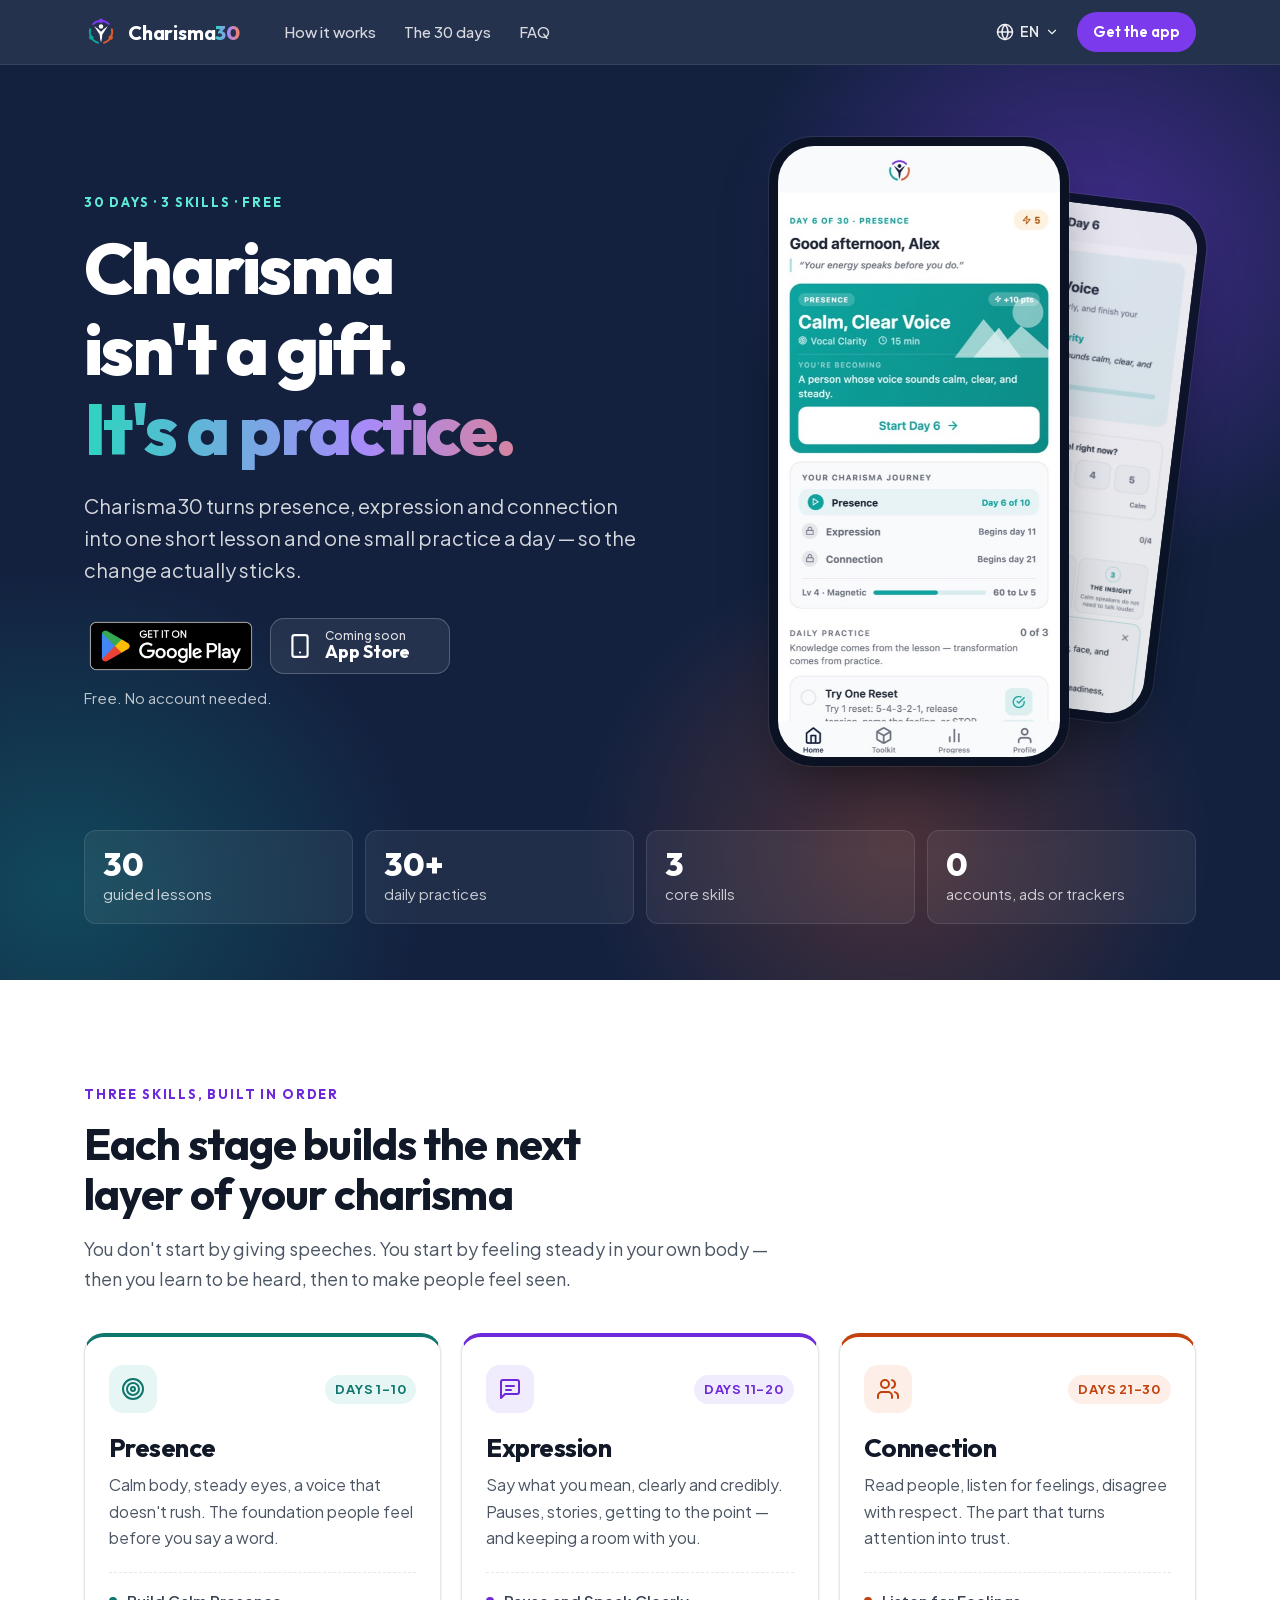
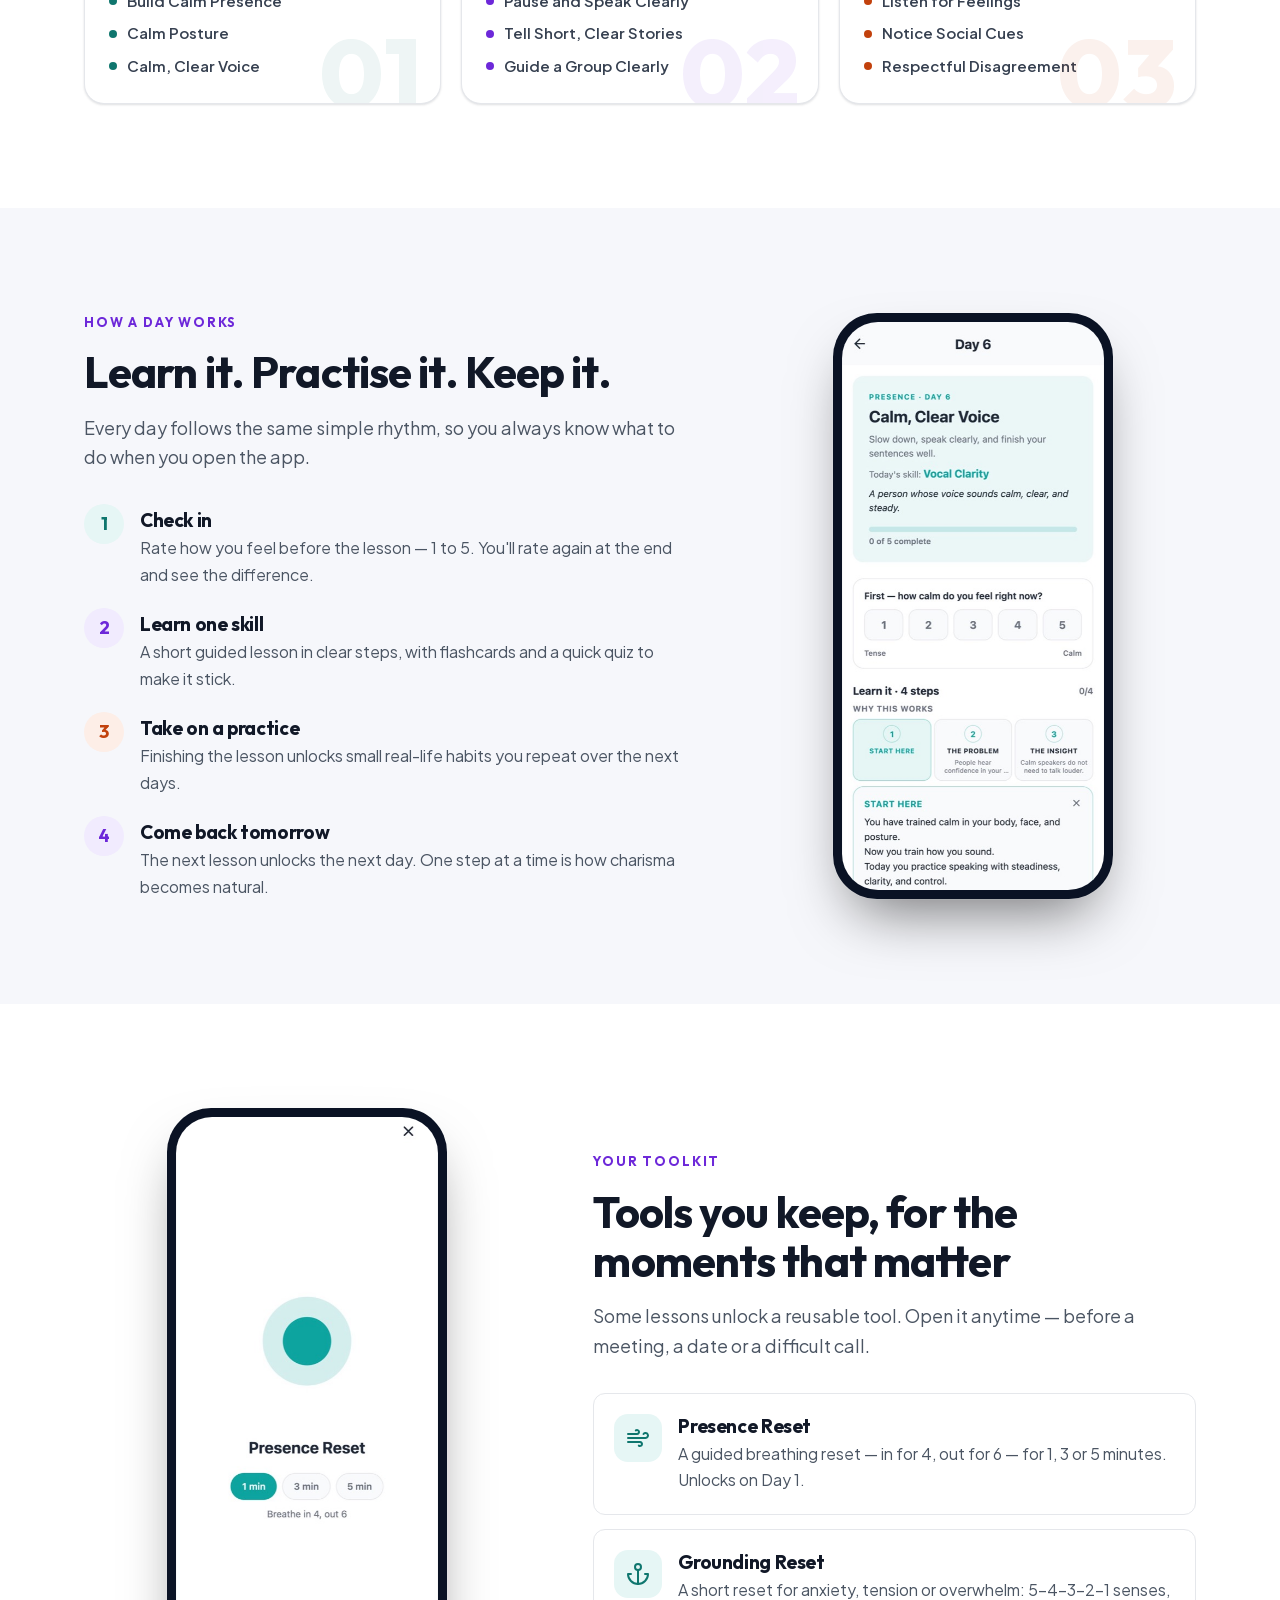
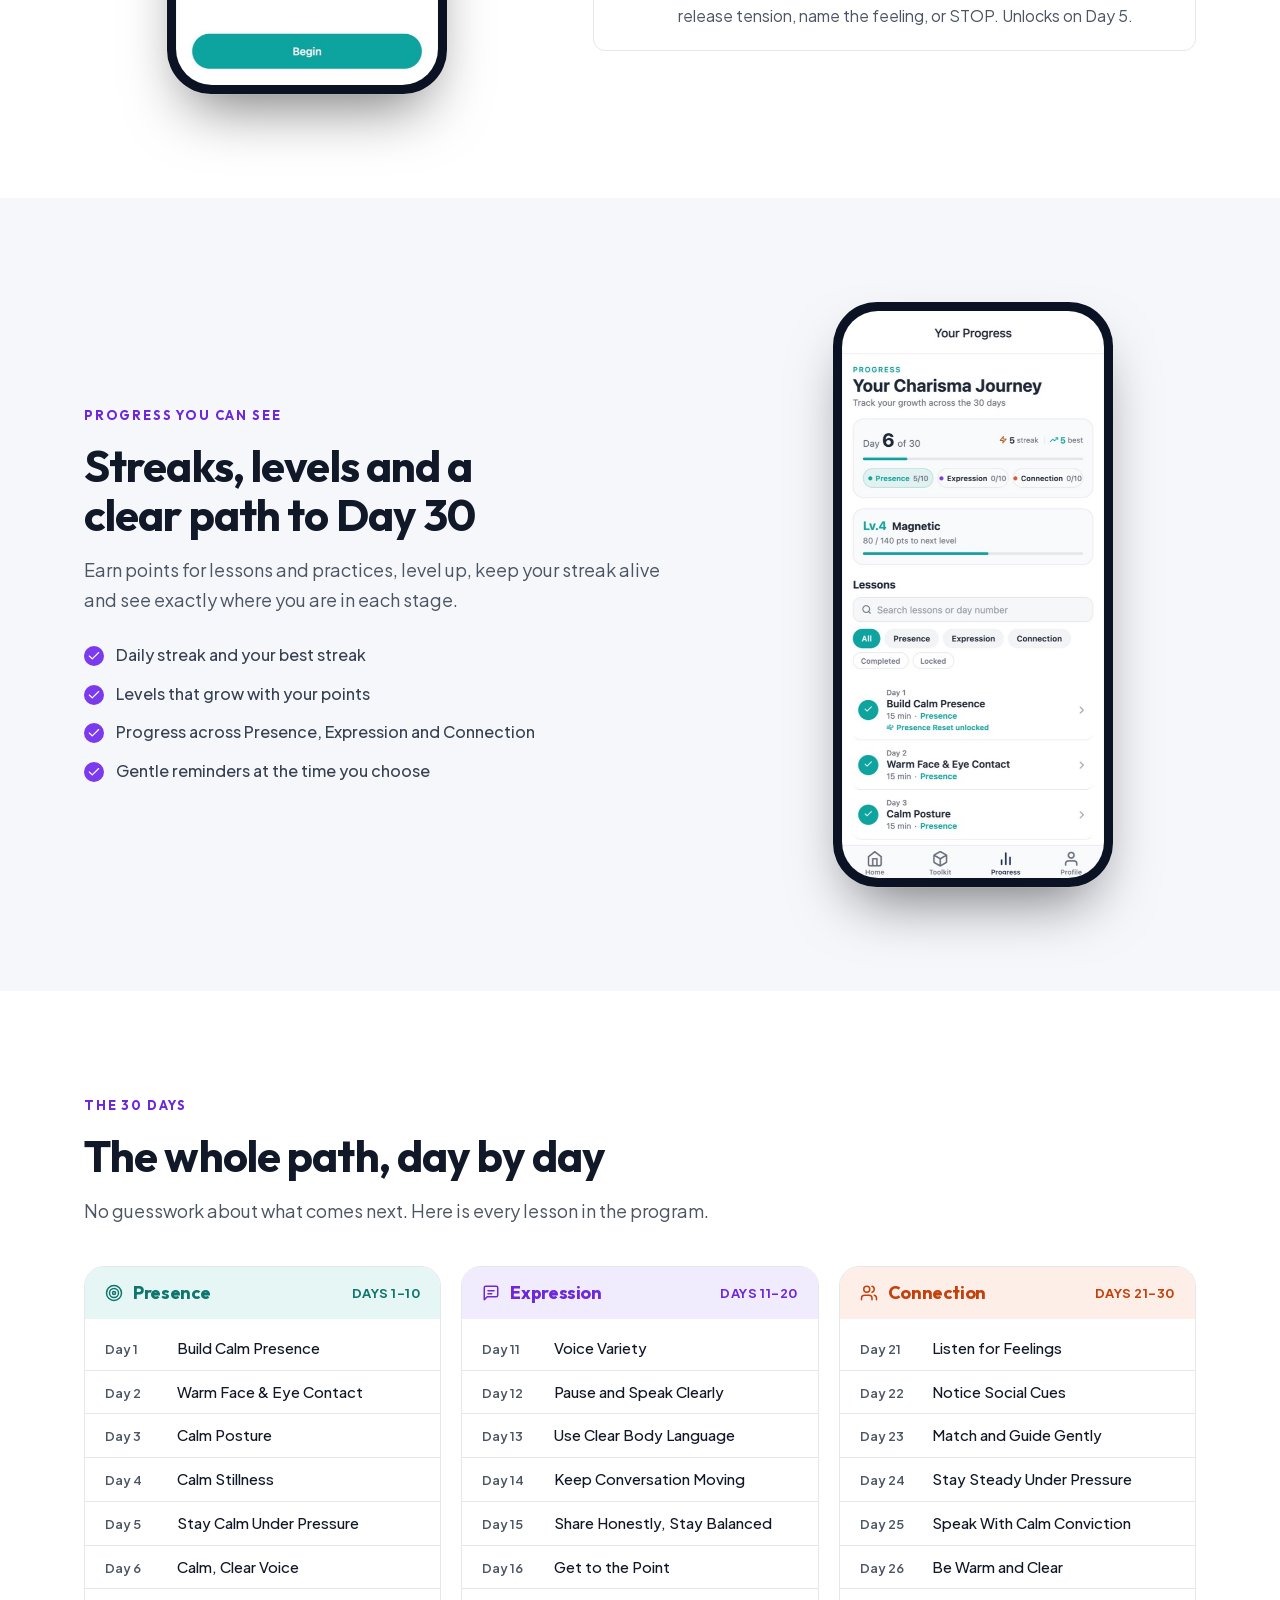
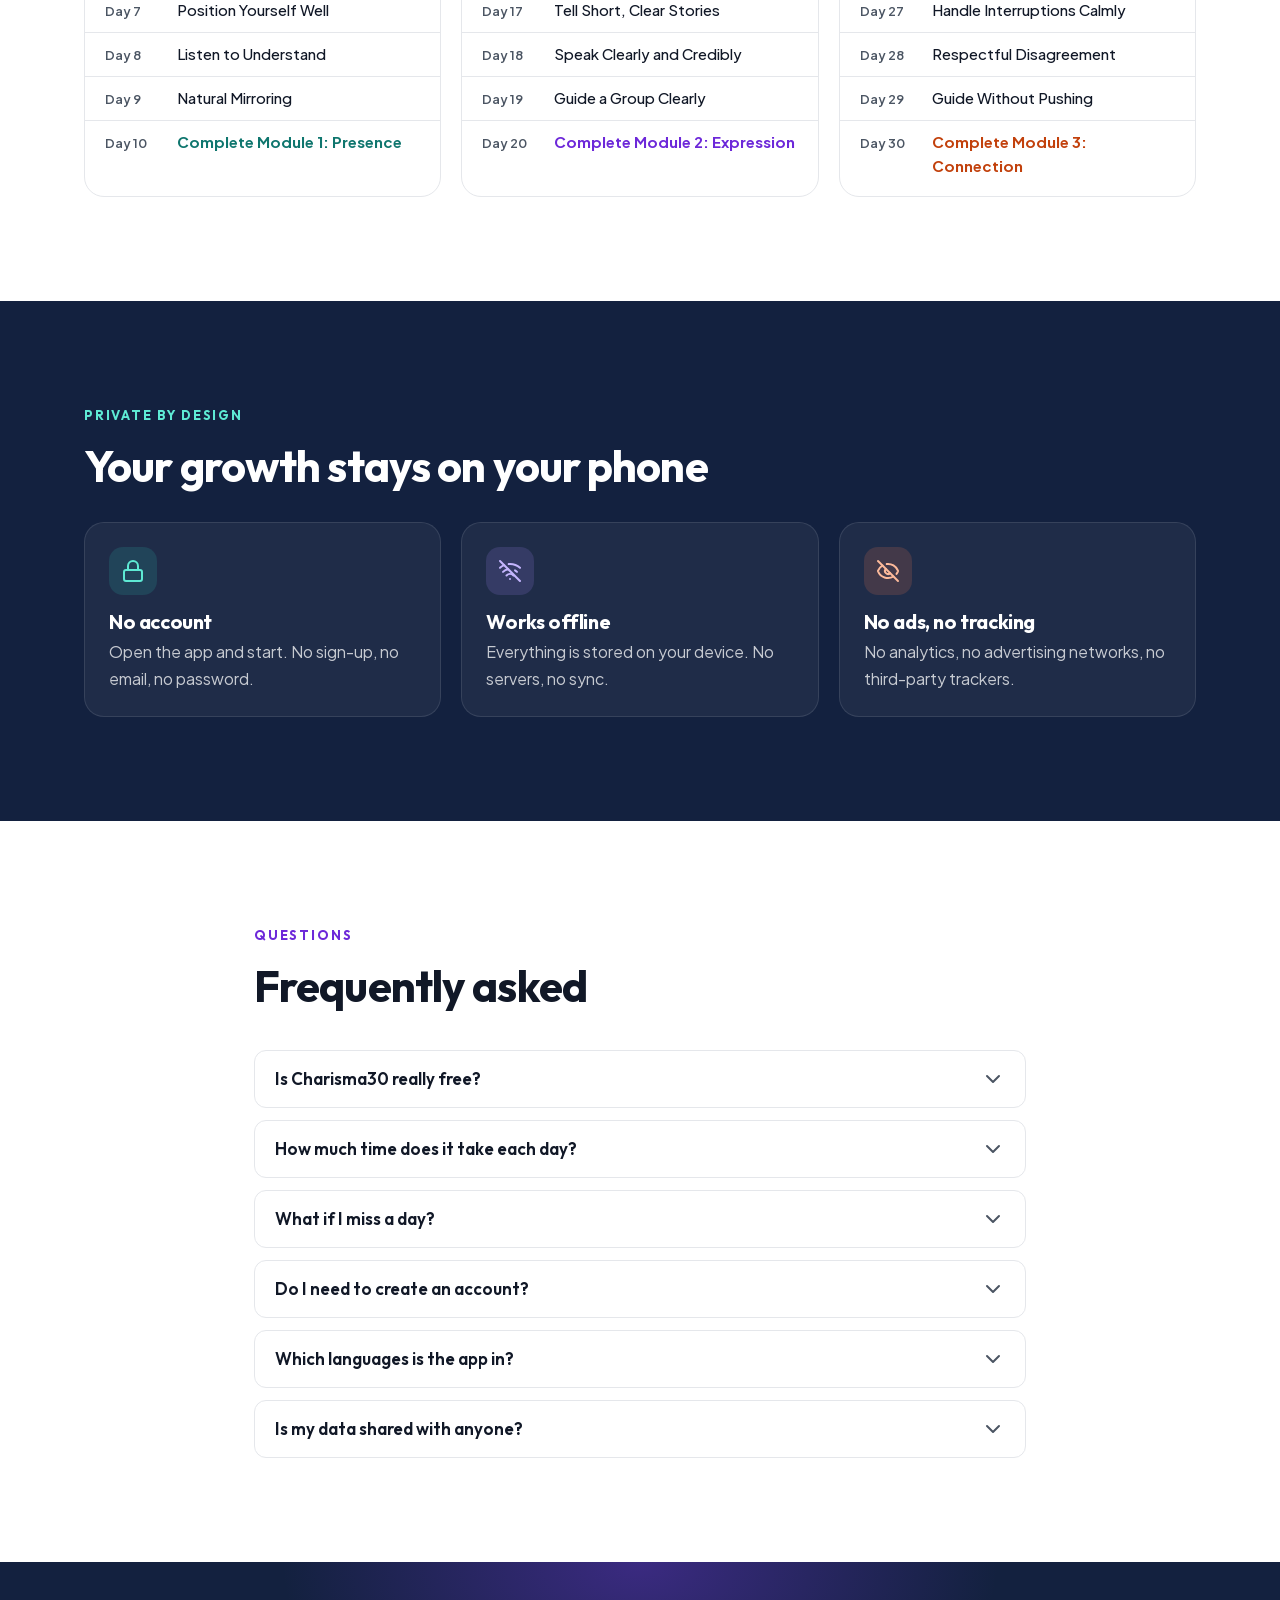
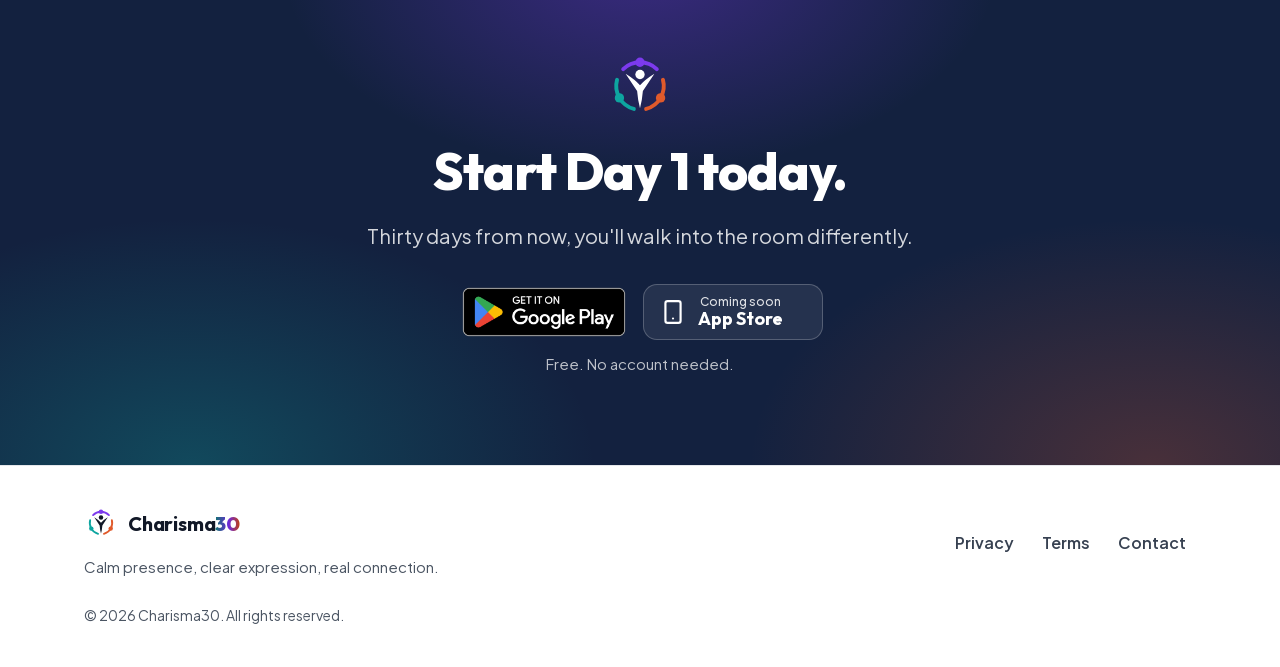
<file: site/index.html>
<!doctype html>
<html lang="en">
<head>
  <meta charset="utf-8">
  <meta name="viewport" content="width=device-width, initial-scale=1">
  <title>Charisma30 — Build real charisma in 30 days</title>
  <meta name="description" content="A free 30-day program for calm presence, clear expression and real connection. One short lesson and one small practice a day. No account, no ads, no tracking.">
  <meta name="color-scheme" content="light dark">
  <meta name="theme-color" content="#13213F">
  <link rel="canonical" href="https://gianni85g.github.io/charisma30/">
  <link rel="alternate" hreflang="en" href="https://gianni85g.github.io/charisma30/">
  <link rel="alternate" hreflang="it" href="https://gianni85g.github.io/charisma30/it/">
  <link rel="alternate" hreflang="fr" href="https://gianni85g.github.io/charisma30/fr/">
  <link rel="alternate" hreflang="x-default" href="https://gianni85g.github.io/charisma30/">
  <meta property="og:type" content="website">
  <meta property="og:title" content="Charisma30 — Build real charisma in 30 days">
  <meta property="og:description" content="A free 30-day program for calm presence, clear expression and real connection. One short lesson and one small practice a day. No account, no ads, no tracking.">
  <meta property="og:locale" content="en_US">
  <meta property="og:image" content="https://gianni85g.github.io/charisma30/assets/img/brand/play-store-feature-graphic-1024x500.png">
  <meta name="twitter:card" content="summary_large_image">
  <link rel="icon" type="image/png" sizes="32x32" href="assets/img/brand/archi-favicon-32.png">
  <link rel="apple-touch-icon" href="assets/img/brand/archi-192-navy.png">
  <link rel="preload" href="assets/fonts/outfit-latin.woff2" as="font" type="font/woff2" crossorigin>
  <link rel="preload" href="assets/fonts/jakarta-latin.woff2" as="font" type="font/woff2" crossorigin>
  <link rel="stylesheet" href="assets/styles.css">
  <script src="assets/main.js" defer></script>
</head>
<body>
  <a class="skip" href="#main">Skip to content</a>
  <header class="site-header">
    <div class="container header-inner">
      <a class="brand" href="" aria-label="Charisma30 home"><svg class="logo-mark" viewBox="0 0 100 100" aria-hidden="true" focusable="false">
  <g fill="none" stroke-width="5.5" stroke-linecap="round">
    <path d="M26.67 26.67 A33 33 0 0 1 73.33 26.67" stroke="#7C3AED"/>
    <path d="M81.87 41.46 A33 33 0 0 1 58.54 81.87" stroke="#E05A2B"/>
    <path d="M41.46 81.87 A33 33 0 0 1 18.13 41.46" stroke="#0EA5A0"/>
  </g>
  <circle cx="50" cy="17" r="6.5" fill="#7C3AED"/>
  <circle cx="78.58" cy="66.5" r="6.5" fill="#E05A2B"/>
  <circle cx="21.42" cy="66.5" r="6.5" fill="#0EA5A0"/>
  <circle cx="50" cy="34" r="6.5" fill="currentColor"/>
  <path d="M30 33 Q43 41 50 49 Q57 41 70 33 Q62 45 54 57 Q53 70 50 81 Q47 70 46 57 Q38 45 30 33 Z" fill="currentColor"/>
</svg><span>Charisma<b>30</b></span></a>
      <nav class="nav-links" aria-label="Main">
        <a href="#how">How it works</a>
        <a href="#journey">The 30 days</a>
        <a href="#faq">FAQ</a>
      </nav>
      <div class="header-actions">
      <details class="lang">
        <summary aria-label="Language"><svg class="icon" viewBox="0 0 24 24" fill="none" stroke="currentColor" stroke-width="2" stroke-linecap="round" stroke-linejoin="round" aria-hidden="true" focusable="false"><circle cx="12" cy="12" r="10"/><path d="M12 2a14.5 14.5 0 0 0 0 20 14.5 14.5 0 0 0 0-20"/><path d="M2 12h20"/></svg><span>EN</span><svg class="icon icon-sm" viewBox="0 0 24 24" fill="none" stroke="currentColor" stroke-width="2" stroke-linecap="round" stroke-linejoin="round" aria-hidden="true" focusable="false"><path d="m6 9 6 6 6-6"/></svg></summary>
        <ul class="lang-menu"><li><a href="" hreflang="en" lang="en" data-lang="en" aria-current="true">English</a></li><li><a href="it/" hreflang="it" lang="it" data-lang="it">Italiano</a></li><li><a href="fr/" hreflang="fr" lang="fr" data-lang="fr">Français</a></li></ul>
      </details>
      <a class="btn btn-primary btn-sm header-cta" href="#download">Get the app</a>
      </div>
    </div>
  </header>
  <main id="main">
    <section class="hero" aria-labelledby="hero-title">
      <div class="hero-glow" aria-hidden="true"></div>
      <div class="container hero-inner">
        <div class="hero-copy">
          <p class="eyebrow eyebrow-light">30 days · 3 skills · free</p>
          <h1 id="hero-title">Charisma isn't a gift. <span class="accent-text">It's a practice.</span></h1>
          <p class="lead">Charisma30 turns presence, expression and connection into one short lesson and one small practice a day — so the change actually sticks.</p>
          <div class="stores">
          <a class="store-badge" href="https://play.google.com/store/apps/details?id=com.charisma30.app" rel="noopener"><img src="assets/img/badges/google-play-en.png" width="186" height="72" alt="Get it on Google Play"></a>
          <span class="store-btn is-soon" aria-disabled="true"><svg class="icon store-icon" viewBox="0 0 24 24" fill="none" stroke="currentColor" stroke-width="2" stroke-linecap="round" stroke-linejoin="round" aria-hidden="true" focusable="false"><rect width="14" height="20" x="5" y="2" rx="2" ry="2"/><path d="M12 18h.01"/></svg><span class="store-text"><small>Coming soon</small><strong>App Store</strong></span></span>
        </div>
        <p class="store-note">Free. No account needed.</p>
        </div>
        <div class="hero-visual">
          <figure class="phone phone-back">
      <picture><img src="assets/img/screens/en/lesson-480.jpg" srcset="assets/img/screens/en/lesson-480.jpg 480w, assets/img/screens/en/lesson.jpg 720w" sizes="(min-width: 960px) 250px, 220px" width="720" height="1560" alt="Charisma30 lesson screen for Day 6"  decoding="async"></picture>
    </figure>
          <figure class="phone phone-front">
      <picture><source srcset="assets/img/screens/en/home-dark-480.jpg 480w, assets/img/screens/en/home-dark.jpg 720w" sizes="(min-width: 960px) 300px, 260px" media="(prefers-color-scheme: dark)"><img src="assets/img/screens/en/home-480.jpg" srcset="assets/img/screens/en/home-480.jpg 480w, assets/img/screens/en/home.jpg 720w" sizes="(min-width: 960px) 300px, 260px" width="720" height="1560" alt="Charisma30 Home screen: Day 6 of 30, the lesson Calm, Clear Voice, and today's practices" fetchpriority="high" decoding="async"></picture>
    </figure>
        </div>
      </div>
      <div class="container">
        <ul class="proof"><li><strong>30</strong><span>guided lessons</span></li><li><strong>30+</strong><span>daily practices</span></li><li><strong>3</strong><span>core skills</span></li><li><strong>0</strong><span>accounts, ads or trackers</span></li></ul>
      </div>
    </section>

    <section class="section" id="skills" aria-labelledby="skills-title">
      <div class="container">
        <header class="section-head">
          <p class="eyebrow">Three skills, built in order</p>
          <h2 id="skills-title">Each stage builds the next layer of your charisma</h2>
          <p class="section-lead">You don't start by giving speeches. You start by feeling steady in your own body — then you learn to be heard, then to make people feel seen.</p>
        </header>
        <div class="pillars">
        <article class="pillar pillar-presence">
          <div class="pillar-top">
            <span class="pillar-icon"><svg class="icon" viewBox="0 0 24 24" fill="none" stroke="currentColor" stroke-width="2" stroke-linecap="round" stroke-linejoin="round" aria-hidden="true" focusable="false"><circle cx="12" cy="12" r="10"/><circle cx="12" cy="12" r="6"/><circle cx="12" cy="12" r="2"/></svg></span>
            <span class="pillar-days">Days 1–10</span>
          </div>
          <h3>Presence</h3>
          <p>Calm body, steady eyes, a voice that doesn't rush. The foundation people feel before you say a word.</p>
          <ul class="pillar-examples"><li>Build Calm Presence</li><li>Calm Posture</li><li>Calm, Clear Voice</li></ul>
          <span class="pillar-index" aria-hidden="true">01</span>
        </article>
        <article class="pillar pillar-expression">
          <div class="pillar-top">
            <span class="pillar-icon"><svg class="icon" viewBox="0 0 24 24" fill="none" stroke="currentColor" stroke-width="2" stroke-linecap="round" stroke-linejoin="round" aria-hidden="true" focusable="false"><path d="M21 15a2 2 0 0 1-2 2H7l-4 4V5a2 2 0 0 1 2-2h14a2 2 0 0 1 2 2z"/><path d="M8 9h8"/><path d="M8 13h5"/></svg></span>
            <span class="pillar-days">Days 11–20</span>
          </div>
          <h3>Expression</h3>
          <p>Say what you mean, clearly and credibly. Pauses, stories, getting to the point — and keeping a room with you.</p>
          <ul class="pillar-examples"><li>Pause and Speak Clearly</li><li>Tell Short, Clear Stories</li><li>Guide a Group Clearly</li></ul>
          <span class="pillar-index" aria-hidden="true">02</span>
        </article>
        <article class="pillar pillar-connection">
          <div class="pillar-top">
            <span class="pillar-icon"><svg class="icon" viewBox="0 0 24 24" fill="none" stroke="currentColor" stroke-width="2" stroke-linecap="round" stroke-linejoin="round" aria-hidden="true" focusable="false"><path d="M16 21v-2a4 4 0 0 0-4-4H6a4 4 0 0 0-4 4v2"/><circle cx="9" cy="7" r="4"/><path d="M22 21v-2a4 4 0 0 0-3-3.87"/><path d="M16 3.13a4 4 0 0 1 0 7.75"/></svg></span>
            <span class="pillar-days">Days 21–30</span>
          </div>
          <h3>Connection</h3>
          <p>Read people, listen for feelings, disagree with respect. The part that turns attention into trust.</p>
          <ul class="pillar-examples"><li>Listen for Feelings</li><li>Notice Social Cues</li><li>Respectful Disagreement</li></ul>
          <span class="pillar-index" aria-hidden="true">03</span>
        </article>
        </div>
      </div>
    </section>

    <section class="section section-alt" id="how" aria-labelledby="how-title">
      <div class="container split">
        <div class="split-copy">
          <p class="eyebrow">How a day works</p>
          <h2 id="how-title">Learn it. Practise it. Keep it.</h2>
          <p class="section-lead">Every day follows the same simple rhythm, so you always know what to do when you open the app.</p>
          <ol class="steps">
          <li class="step">
            <span class="step-n" aria-hidden="true">1</span>
            <div><h3>Check in</h3><p>Rate how you feel before the lesson — 1 to 5. You'll rate again at the end and see the difference.</p></div>
          </li>
          <li class="step">
            <span class="step-n" aria-hidden="true">2</span>
            <div><h3>Learn one skill</h3><p>A short guided lesson in clear steps, with flashcards and a quick quiz to make it stick.</p></div>
          </li>
          <li class="step">
            <span class="step-n" aria-hidden="true">3</span>
            <div><h3>Take on a practice</h3><p>Finishing the lesson unlocks small real-life habits you repeat over the next days.</p></div>
          </li>
          <li class="step">
            <span class="step-n" aria-hidden="true">4</span>
            <div><h3>Come back tomorrow</h3><p>The next lesson unlocks the next day. One step at a time is how charisma becomes natural.</p></div>
          </li>
          </ol>
        </div>
        <div class="split-visual">
          <figure class="phone ">
      <picture><img src="assets/img/screens/en/lesson-480.jpg" srcset="assets/img/screens/en/lesson-480.jpg 480w, assets/img/screens/en/lesson.jpg 720w" sizes="(min-width: 960px) 300px, 260px" width="720" height="1560" alt="Lesson screen: a before-rating from Tense to Calm and the four steps of the lesson" loading="lazy" decoding="async"></picture>
    </figure>
        </div>
      </div>
    </section>

    <section class="section" id="toolkit" aria-labelledby="toolkit-title">
      <div class="container split split-reverse">
        <div class="split-copy">
          <p class="eyebrow">Your toolkit</p>
          <h2 id="toolkit-title">Tools you keep, for the moments that matter</h2>
          <p class="section-lead">Some lessons unlock a reusable tool. Open it anytime — before a meeting, a date or a difficult call.</p>
          <ul class="tools">
          <li class="tool">
            <span class="tool-icon"><svg class="icon" viewBox="0 0 24 24" fill="none" stroke="currentColor" stroke-width="2" stroke-linecap="round" stroke-linejoin="round" aria-hidden="true" focusable="false"><path d="M12.8 19.6A2 2 0 1 0 14 16H2"/><path d="M17.5 8a2.5 2.5 0 1 1 2 4H2"/><path d="M9.8 4.4A2 2 0 1 1 11 8H2"/></svg></span>
            <div><h3>Presence Reset</h3><p>A guided breathing reset — in for 4, out for 6 — for 1, 3 or 5 minutes. Unlocks on Day 1.</p></div>
          </li>
          <li class="tool">
            <span class="tool-icon"><svg class="icon" viewBox="0 0 24 24" fill="none" stroke="currentColor" stroke-width="2" stroke-linecap="round" stroke-linejoin="round" aria-hidden="true" focusable="false"><path d="M12 22V8"/><path d="M5 12H2a10 10 0 0 0 20 0h-3"/><circle cx="12" cy="5" r="3"/></svg></span>
            <div><h3>Grounding Reset</h3><p>A short reset for anxiety, tension or overwhelm: 5-4-3-2-1 senses, release tension, name the feeling, or STOP. Unlocks on Day 5.</p></div>
          </li>
          </ul>
        </div>
        <div class="split-visual">
          <figure class="phone ">
      <picture><img src="assets/img/screens/en/tool-480.jpg" srcset="assets/img/screens/en/tool-480.jpg 480w, assets/img/screens/en/tool.jpg 720w" sizes="(min-width: 960px) 300px, 260px" width="720" height="1560" alt="Presence Reset tool: a breathing circle with 1, 3 and 5 minute options" loading="lazy" decoding="async"></picture>
    </figure>
        </div>
      </div>
    </section>

    <section class="section section-alt" id="progress" aria-labelledby="progress-title">
      <div class="container split">
        <div class="split-copy">
          <p class="eyebrow">Progress you can see</p>
          <h2 id="progress-title">Streaks, levels and a clear path to Day 30</h2>
          <p class="section-lead">Earn points for lessons and practices, level up, keep your streak alive and see exactly where you are in each stage.</p>
          <ul class="checks"><li><svg class="icon icon-sm" viewBox="0 0 24 24" fill="none" stroke="currentColor" stroke-width="2" stroke-linecap="round" stroke-linejoin="round" aria-hidden="true" focusable="false"><path d="M20 6 9 17l-5-5"/></svg><span>Daily streak and your best streak</span></li><li><svg class="icon icon-sm" viewBox="0 0 24 24" fill="none" stroke="currentColor" stroke-width="2" stroke-linecap="round" stroke-linejoin="round" aria-hidden="true" focusable="false"><path d="M20 6 9 17l-5-5"/></svg><span>Levels that grow with your points</span></li><li><svg class="icon icon-sm" viewBox="0 0 24 24" fill="none" stroke="currentColor" stroke-width="2" stroke-linecap="round" stroke-linejoin="round" aria-hidden="true" focusable="false"><path d="M20 6 9 17l-5-5"/></svg><span>Progress across Presence, Expression and Connection</span></li><li><svg class="icon icon-sm" viewBox="0 0 24 24" fill="none" stroke="currentColor" stroke-width="2" stroke-linecap="round" stroke-linejoin="round" aria-hidden="true" focusable="false"><path d="M20 6 9 17l-5-5"/></svg><span>Gentle reminders at the time you choose</span></li></ul>
        </div>
        <div class="split-visual">
          <figure class="phone ">
      <picture><source srcset="assets/img/screens/en/progress-dark-480.jpg 480w, assets/img/screens/en/progress-dark.jpg 720w" sizes="(min-width: 960px) 300px, 260px" media="(prefers-color-scheme: dark)"><img src="assets/img/screens/en/progress-480.jpg" srcset="assets/img/screens/en/progress-480.jpg 480w, assets/img/screens/en/progress.jpg 720w" sizes="(min-width: 960px) 300px, 260px" width="720" height="1560" alt="Progress screen: Day 6 of 30, a 5-day streak, level 4 Magnetic and the list of lessons" loading="lazy" decoding="async"></picture>
    </figure>
        </div>
      </div>
    </section>

    <section class="section" id="journey" aria-labelledby="journey-title">
      <div class="container">
        <header class="section-head">
          <p class="eyebrow">The 30 days</p>
          <h2 id="journey-title">The whole path, day by day</h2>
          <p class="section-lead">No guesswork about what comes next. Here is every lesson in the program.</p>
        </header>
        <div class="journey">
          <div class="journey-col col-presence">
            <h3 class="journey-head"><svg class="icon icon-sm" viewBox="0 0 24 24" fill="none" stroke="currentColor" stroke-width="2" stroke-linecap="round" stroke-linejoin="round" aria-hidden="true" focusable="false"><circle cx="12" cy="12" r="10"/><circle cx="12" cy="12" r="6"/><circle cx="12" cy="12" r="2"/></svg>Presence <span>Days 1–10</span></h3>
            <ol class="days"><li class="day"><span class="day-n">Day 1</span><span class="day-t">Build Calm Presence</span></li><li class="day"><span class="day-n">Day 2</span><span class="day-t">Warm Face &amp; Eye Contact</span></li><li class="day"><span class="day-n">Day 3</span><span class="day-t">Calm Posture</span></li><li class="day"><span class="day-n">Day 4</span><span class="day-t">Calm Stillness</span></li><li class="day"><span class="day-n">Day 5</span><span class="day-t">Stay Calm Under Pressure</span></li><li class="day"><span class="day-n">Day 6</span><span class="day-t">Calm, Clear Voice</span></li><li class="day"><span class="day-n">Day 7</span><span class="day-t">Position Yourself Well</span></li><li class="day"><span class="day-n">Day 8</span><span class="day-t">Listen to Understand</span></li><li class="day"><span class="day-n">Day 9</span><span class="day-t">Natural Mirroring</span></li><li class="day is-milestone"><span class="day-n">Day 10</span><span class="day-t">Complete Module 1: Presence</span></li></ol>
          </div>
          <div class="journey-col col-expression">
            <h3 class="journey-head"><svg class="icon icon-sm" viewBox="0 0 24 24" fill="none" stroke="currentColor" stroke-width="2" stroke-linecap="round" stroke-linejoin="round" aria-hidden="true" focusable="false"><path d="M21 15a2 2 0 0 1-2 2H7l-4 4V5a2 2 0 0 1 2-2h14a2 2 0 0 1 2 2z"/><path d="M8 9h8"/><path d="M8 13h5"/></svg>Expression <span>Days 11–20</span></h3>
            <ol class="days"><li class="day"><span class="day-n">Day 11</span><span class="day-t">Voice Variety</span></li><li class="day"><span class="day-n">Day 12</span><span class="day-t">Pause and Speak Clearly</span></li><li class="day"><span class="day-n">Day 13</span><span class="day-t">Use Clear Body Language</span></li><li class="day"><span class="day-n">Day 14</span><span class="day-t">Keep Conversation Moving</span></li><li class="day"><span class="day-n">Day 15</span><span class="day-t">Share Honestly, Stay Balanced</span></li><li class="day"><span class="day-n">Day 16</span><span class="day-t">Get to the Point</span></li><li class="day"><span class="day-n">Day 17</span><span class="day-t">Tell Short, Clear Stories</span></li><li class="day"><span class="day-n">Day 18</span><span class="day-t">Speak Clearly and Credibly</span></li><li class="day"><span class="day-n">Day 19</span><span class="day-t">Guide a Group Clearly</span></li><li class="day is-milestone"><span class="day-n">Day 20</span><span class="day-t">Complete Module 2: Expression</span></li></ol>
          </div>
          <div class="journey-col col-connection">
            <h3 class="journey-head"><svg class="icon icon-sm" viewBox="0 0 24 24" fill="none" stroke="currentColor" stroke-width="2" stroke-linecap="round" stroke-linejoin="round" aria-hidden="true" focusable="false"><path d="M16 21v-2a4 4 0 0 0-4-4H6a4 4 0 0 0-4 4v2"/><circle cx="9" cy="7" r="4"/><path d="M22 21v-2a4 4 0 0 0-3-3.87"/><path d="M16 3.13a4 4 0 0 1 0 7.75"/></svg>Connection <span>Days 21–30</span></h3>
            <ol class="days"><li class="day"><span class="day-n">Day 21</span><span class="day-t">Listen for Feelings</span></li><li class="day"><span class="day-n">Day 22</span><span class="day-t">Notice Social Cues</span></li><li class="day"><span class="day-n">Day 23</span><span class="day-t">Match and Guide Gently</span></li><li class="day"><span class="day-n">Day 24</span><span class="day-t">Stay Steady Under Pressure</span></li><li class="day"><span class="day-n">Day 25</span><span class="day-t">Speak With Calm Conviction</span></li><li class="day"><span class="day-n">Day 26</span><span class="day-t">Be Warm and Clear</span></li><li class="day"><span class="day-n">Day 27</span><span class="day-t">Handle Interruptions Calmly</span></li><li class="day"><span class="day-n">Day 28</span><span class="day-t">Respectful Disagreement</span></li><li class="day"><span class="day-n">Day 29</span><span class="day-t">Guide Without Pushing</span></li><li class="day is-milestone"><span class="day-n">Day 30</span><span class="day-t">Complete Module 3: Connection</span></li></ol>
          </div>
        </div>
        
      </div>
    </section>

    <section class="section section-navy" id="privacy" aria-labelledby="privacy-title">
      <div class="container">
        <header class="section-head">
          <p class="eyebrow eyebrow-light">Private by design</p>
          <h2 id="privacy-title">Your growth stays on your phone</h2>
        </header>
        <ul class="privs">
          <li class="priv">
            <span class="priv-icon"><svg class="icon" viewBox="0 0 24 24" fill="none" stroke="currentColor" stroke-width="2" stroke-linecap="round" stroke-linejoin="round" aria-hidden="true" focusable="false"><rect width="18" height="11" x="3" y="11" rx="2" ry="2"/><path d="M7 11V7a5 5 0 0 1 10 0v4"/></svg></span>
            <h3>No account</h3>
            <p>Open the app and start. No sign-up, no email, no password.</p>
          </li>
          <li class="priv">
            <span class="priv-icon"><svg class="icon" viewBox="0 0 24 24" fill="none" stroke="currentColor" stroke-width="2" stroke-linecap="round" stroke-linejoin="round" aria-hidden="true" focusable="false"><path d="M12 20h.01"/><path d="M8.5 16.429a5 5 0 0 1 7 0"/><path d="M5 12.859a10 10 0 0 1 5.17-2.69"/><path d="M19 12.859a10 10 0 0 0-2.007-1.523"/><path d="M2 8.82a15 15 0 0 1 4.177-2.643"/><path d="M22 8.82a15 15 0 0 0-11.288-3.764"/><path d="m2 2 20 20"/></svg></span>
            <h3>Works offline</h3>
            <p>Everything is stored on your device. No servers, no sync.</p>
          </li>
          <li class="priv">
            <span class="priv-icon"><svg class="icon" viewBox="0 0 24 24" fill="none" stroke="currentColor" stroke-width="2" stroke-linecap="round" stroke-linejoin="round" aria-hidden="true" focusable="false"><path d="M10.733 5.076a10.744 10.744 0 0 1 11.205 6.575 1 1 0 0 1 0 .696 10.747 10.747 0 0 1-1.444 2.49"/><path d="M14.084 14.158a3 3 0 0 1-4.242-4.242"/><path d="M17.479 17.499a10.75 10.75 0 0 1-15.417-5.151 1 1 0 0 1 0-.696 10.75 10.75 0 0 1 4.446-5.143"/><path d="m2 2 20 20"/></svg></span>
            <h3>No ads, no tracking</h3>
            <p>No analytics, no advertising networks, no third-party trackers.</p>
          </li>
        </ul>
      </div>
    </section>

    <section class="section" id="faq" aria-labelledby="faq-title">
      <div class="container container-narrow">
        <header class="section-head">
          <p class="eyebrow">Questions</p>
          <h2 id="faq-title">Frequently asked</h2>
        </header>
        <div class="faq">
          <details class="faq-item">
            <summary><span>Is Charisma30 really free?</span><svg class="icon faq-chev" viewBox="0 0 24 24" fill="none" stroke="currentColor" stroke-width="2" stroke-linecap="round" stroke-linejoin="round" aria-hidden="true" focusable="false"><path d="m6 9 6 6 6-6"/></svg></summary>
            <p>Yes. The app is free to download and use, with no ads.</p>
          </details>
          <details class="faq-item">
            <summary><span>How much time does it take each day?</span><svg class="icon faq-chev" viewBox="0 0 24 24" fill="none" stroke="currentColor" stroke-width="2" stroke-linecap="round" stroke-linejoin="round" aria-hidden="true" focusable="false"><path d="m6 9 6 6 6-6"/></svg></summary>
            <p>One short lesson plus small practices you fit into your normal day. Most people spend a few minutes on the practices and around a quarter of an hour on the lesson.</p>
          </details>
          <details class="faq-item">
            <summary><span>What if I miss a day?</span><svg class="icon faq-chev" viewBox="0 0 24 24" fill="none" stroke="currentColor" stroke-width="2" stroke-linecap="round" stroke-linejoin="round" aria-hidden="true" focusable="false"><path d="m6 9 6 6 6-6"/></svg></summary>
            <p>Nothing is lost. Your next lesson waits for you — you simply continue where you left off. Your streak restarts, your progress doesn't.</p>
          </details>
          <details class="faq-item">
            <summary><span>Do I need to create an account?</span><svg class="icon faq-chev" viewBox="0 0 24 24" fill="none" stroke="currentColor" stroke-width="2" stroke-linecap="round" stroke-linejoin="round" aria-hidden="true" focusable="false"><path d="m6 9 6 6 6-6"/></svg></summary>
            <p>No. There is no sign-up. Your name, progress and habits are stored only on your phone.</p>
          </details>
          <details class="faq-item">
            <summary><span>Which languages is the app in?</span><svg class="icon faq-chev" viewBox="0 0 24 24" fill="none" stroke="currentColor" stroke-width="2" stroke-linecap="round" stroke-linejoin="round" aria-hidden="true" focusable="false"><path d="m6 9 6 6 6-6"/></svg></summary>
            <p>English, Italian and French. You can switch language at any time in Profile → Language.</p>
          </details>
          <details class="faq-item">
            <summary><span>Is my data shared with anyone?</span><svg class="icon faq-chev" viewBox="0 0 24 24" fill="none" stroke="currentColor" stroke-width="2" stroke-linecap="round" stroke-linejoin="round" aria-hidden="true" focusable="false"><path d="m6 9 6 6 6-6"/></svg></summary>
            <p>No. Charisma30 does not upload your data, and uses no analytics or advertising services. You can erase everything at any time from Profile → Reset Progress.</p>
          </details>
        </div>
      </div>
    </section>

    <section class="final" id="download" aria-labelledby="final-title">
      <div class="container final-inner">
        <svg class="logo-mark" viewBox="0 0 100 100" aria-hidden="true" focusable="false">
  <g fill="none" stroke-width="5.5" stroke-linecap="round">
    <path d="M26.67 26.67 A33 33 0 0 1 73.33 26.67" stroke="#7C3AED"/>
    <path d="M81.87 41.46 A33 33 0 0 1 58.54 81.87" stroke="#E05A2B"/>
    <path d="M41.46 81.87 A33 33 0 0 1 18.13 41.46" stroke="#0EA5A0"/>
  </g>
  <circle cx="50" cy="17" r="6.5" fill="#7C3AED"/>
  <circle cx="78.58" cy="66.5" r="6.5" fill="#E05A2B"/>
  <circle cx="21.42" cy="66.5" r="6.5" fill="#0EA5A0"/>
  <circle cx="50" cy="34" r="6.5" fill="#ffffff"/>
  <path d="M30 33 Q43 41 50 49 Q57 41 70 33 Q62 45 54 57 Q53 70 50 81 Q47 70 46 57 Q38 45 30 33 Z" fill="#ffffff"/>
</svg>
        <h2 id="final-title">Start Day 1 today.</h2>
        <p class="lead">Thirty days from now, you'll walk into the room differently.</p>
        <div class="stores">
          <a class="store-badge" href="https://play.google.com/store/apps/details?id=com.charisma30.app" rel="noopener"><img src="assets/img/badges/google-play-en.png" width="186" height="72" alt="Get it on Google Play"></a>
          <span class="store-btn is-soon" aria-disabled="true"><svg class="icon store-icon" viewBox="0 0 24 24" fill="none" stroke="currentColor" stroke-width="2" stroke-linecap="round" stroke-linejoin="round" aria-hidden="true" focusable="false"><rect width="14" height="20" x="5" y="2" rx="2" ry="2"/><path d="M12 18h.01"/></svg><span class="store-text"><small>Coming soon</small><strong>App Store</strong></span></span>
        </div>
        <p class="store-note">Free. No account needed.</p>
      </div>
    </section>
  </main>
  <footer class="site-footer">
    <div class="container footer-inner">
      <div class="footer-brand">
        <a class="brand" href=""><svg class="logo-mark" viewBox="0 0 100 100" aria-hidden="true" focusable="false">
  <g fill="none" stroke-width="5.5" stroke-linecap="round">
    <path d="M26.67 26.67 A33 33 0 0 1 73.33 26.67" stroke="#7C3AED"/>
    <path d="M81.87 41.46 A33 33 0 0 1 58.54 81.87" stroke="#E05A2B"/>
    <path d="M41.46 81.87 A33 33 0 0 1 18.13 41.46" stroke="#0EA5A0"/>
  </g>
  <circle cx="50" cy="17" r="6.5" fill="#7C3AED"/>
  <circle cx="78.58" cy="66.5" r="6.5" fill="#E05A2B"/>
  <circle cx="21.42" cy="66.5" r="6.5" fill="#0EA5A0"/>
  <circle cx="50" cy="34" r="6.5" fill="currentColor"/>
  <path d="M30 33 Q43 41 50 49 Q57 41 70 33 Q62 45 54 57 Q53 70 50 81 Q47 70 46 57 Q38 45 30 33 Z" fill="currentColor"/>
</svg><span>Charisma<b>30</b></span></a>
        <p>Calm presence, clear expression, real connection.</p>
      </div>
      <nav class="footer-links" aria-label="Footer">
        <a href="privacy/">Privacy</a>
        <a href="terms/">Terms</a>
        <a href="mailto:gianni85g@hotmail.it">Contact</a>
      </nav>
      <p class="footer-legal">© 2026 Charisma30. All rights reserved.</p>
    </div>
  </footer>
</body>
</html>
</file>
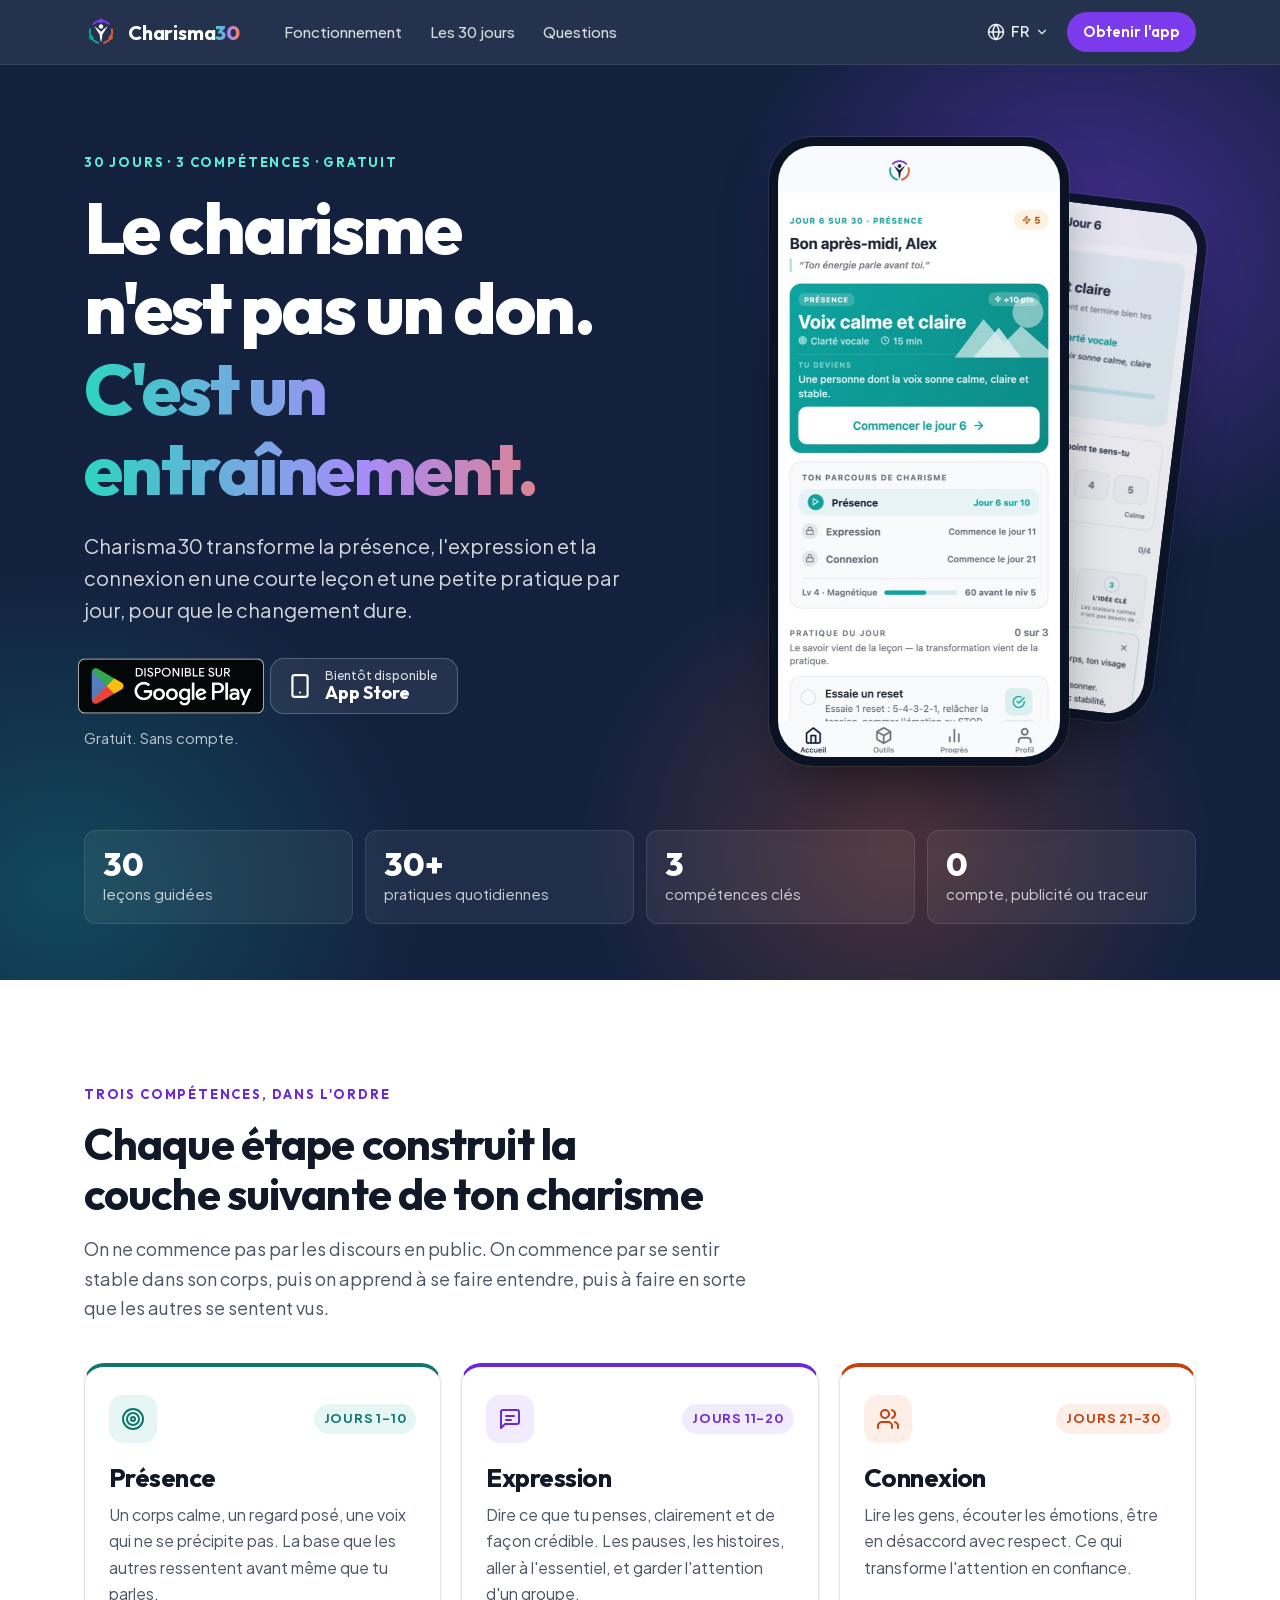
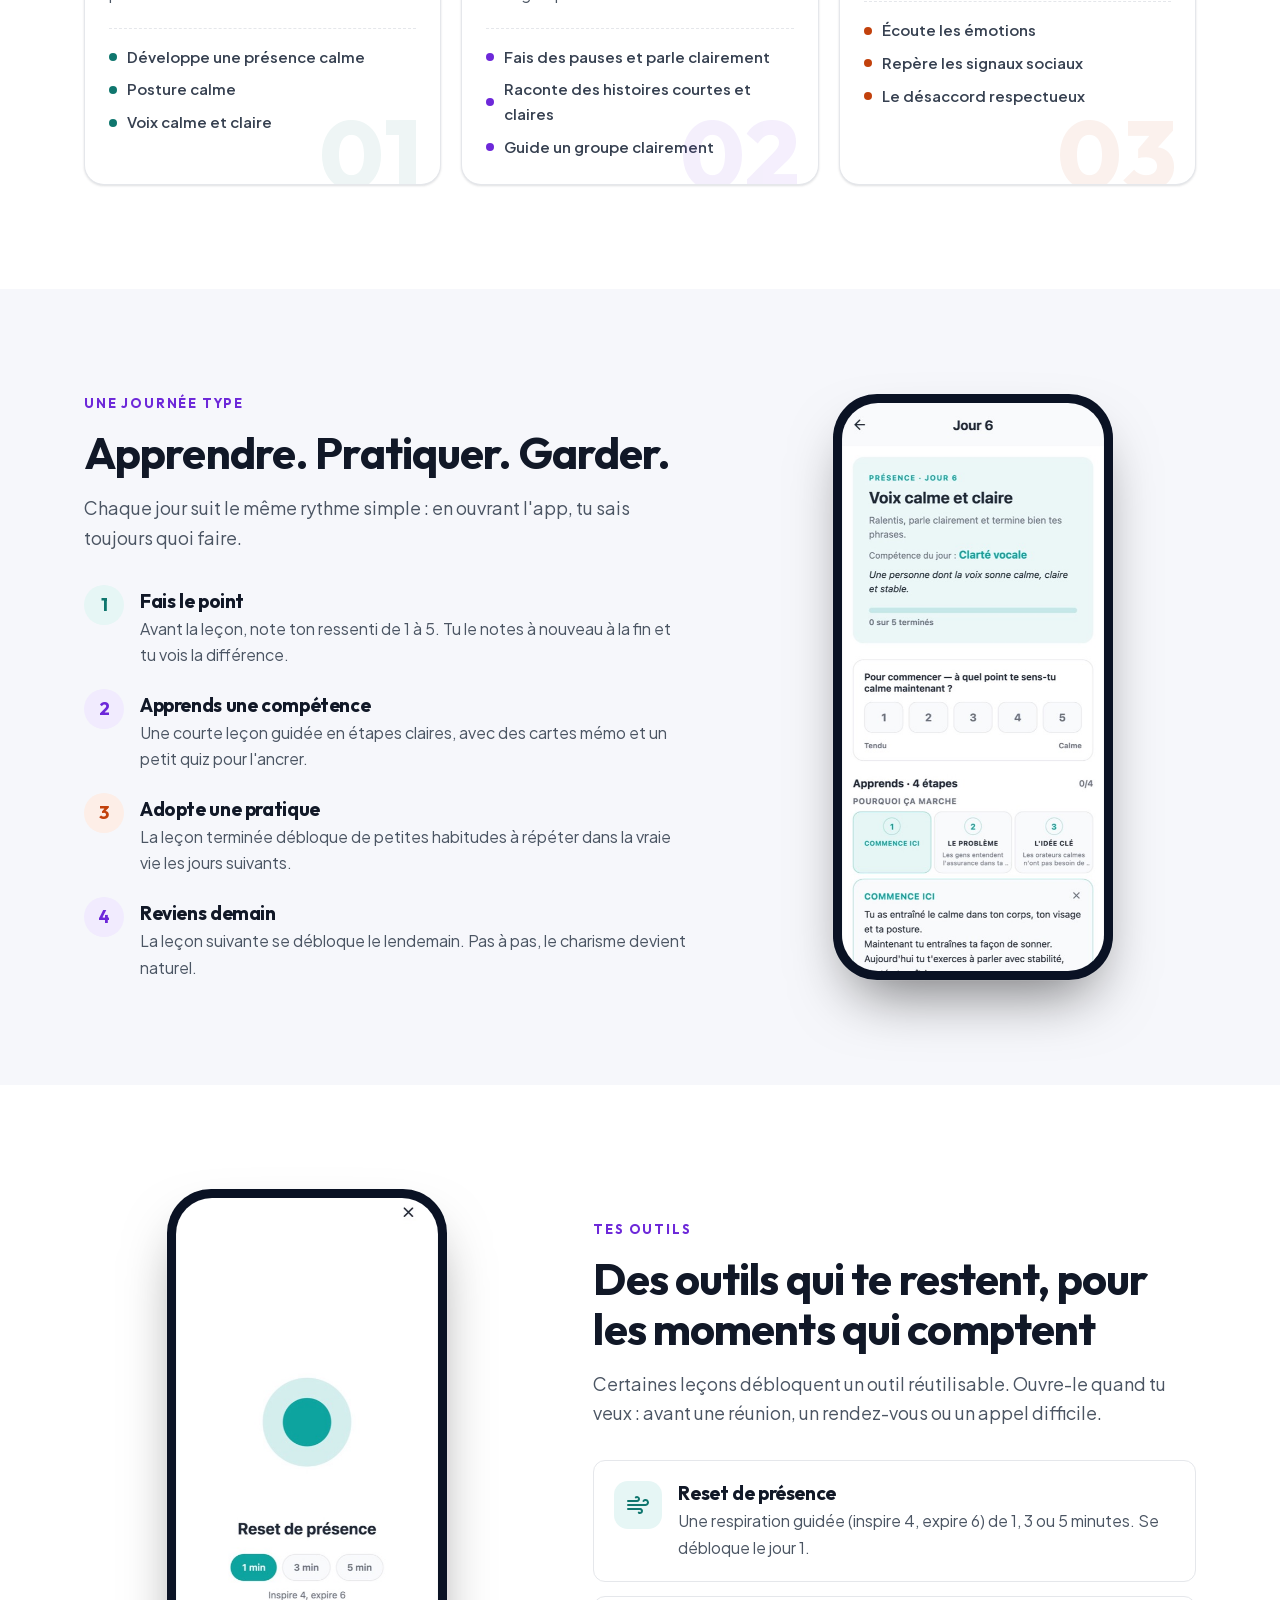
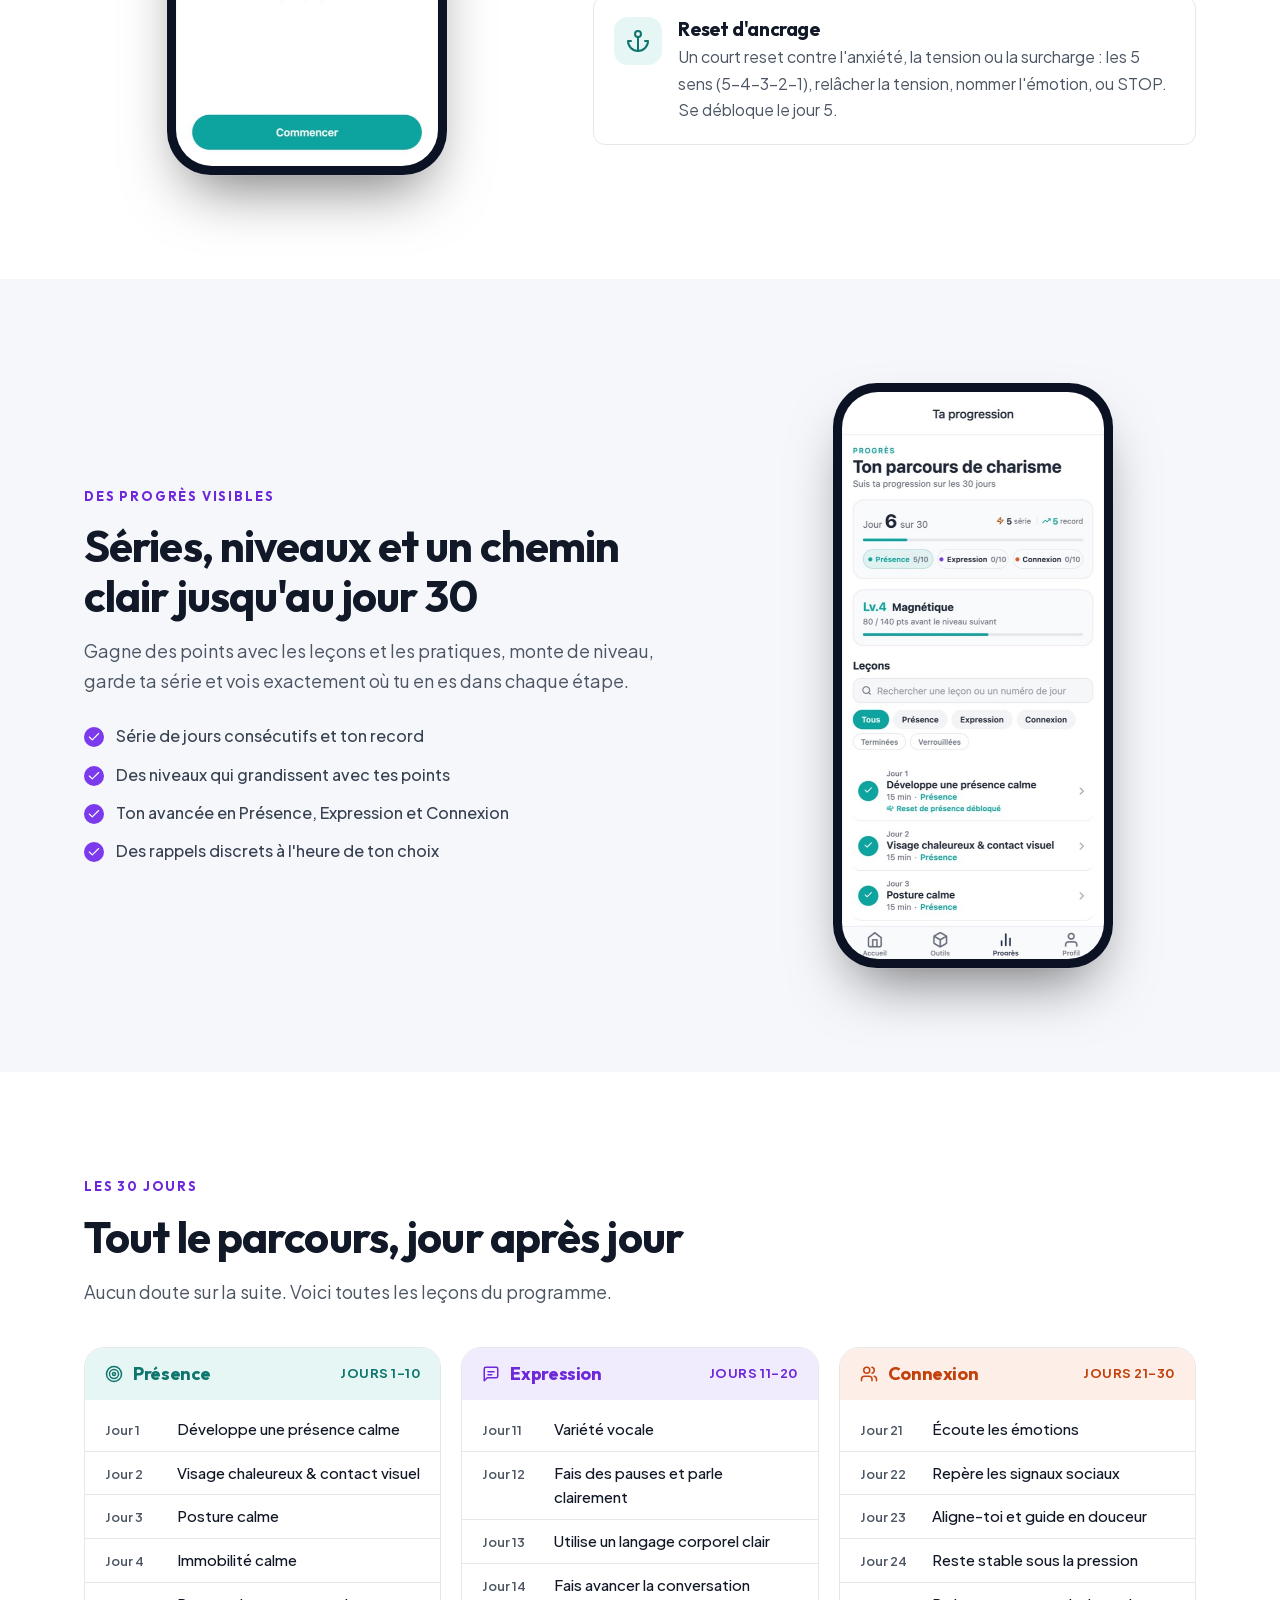
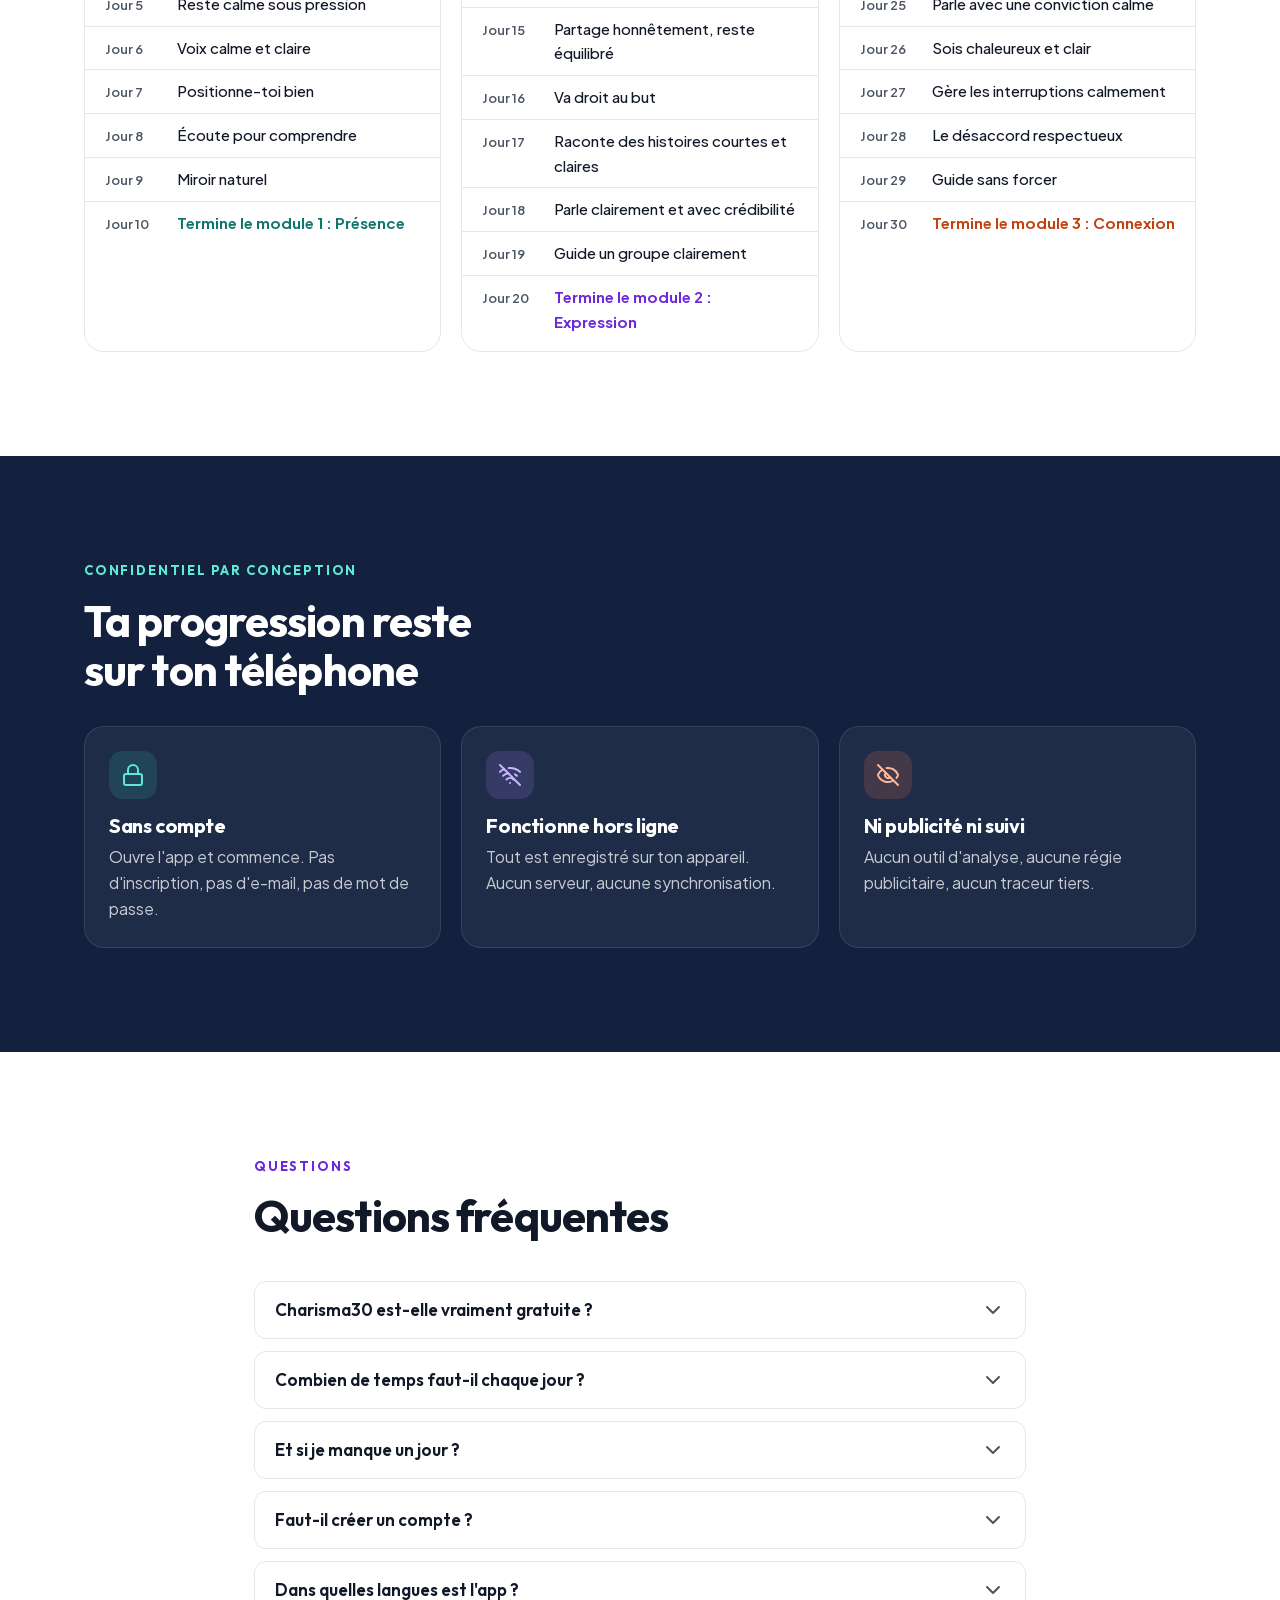
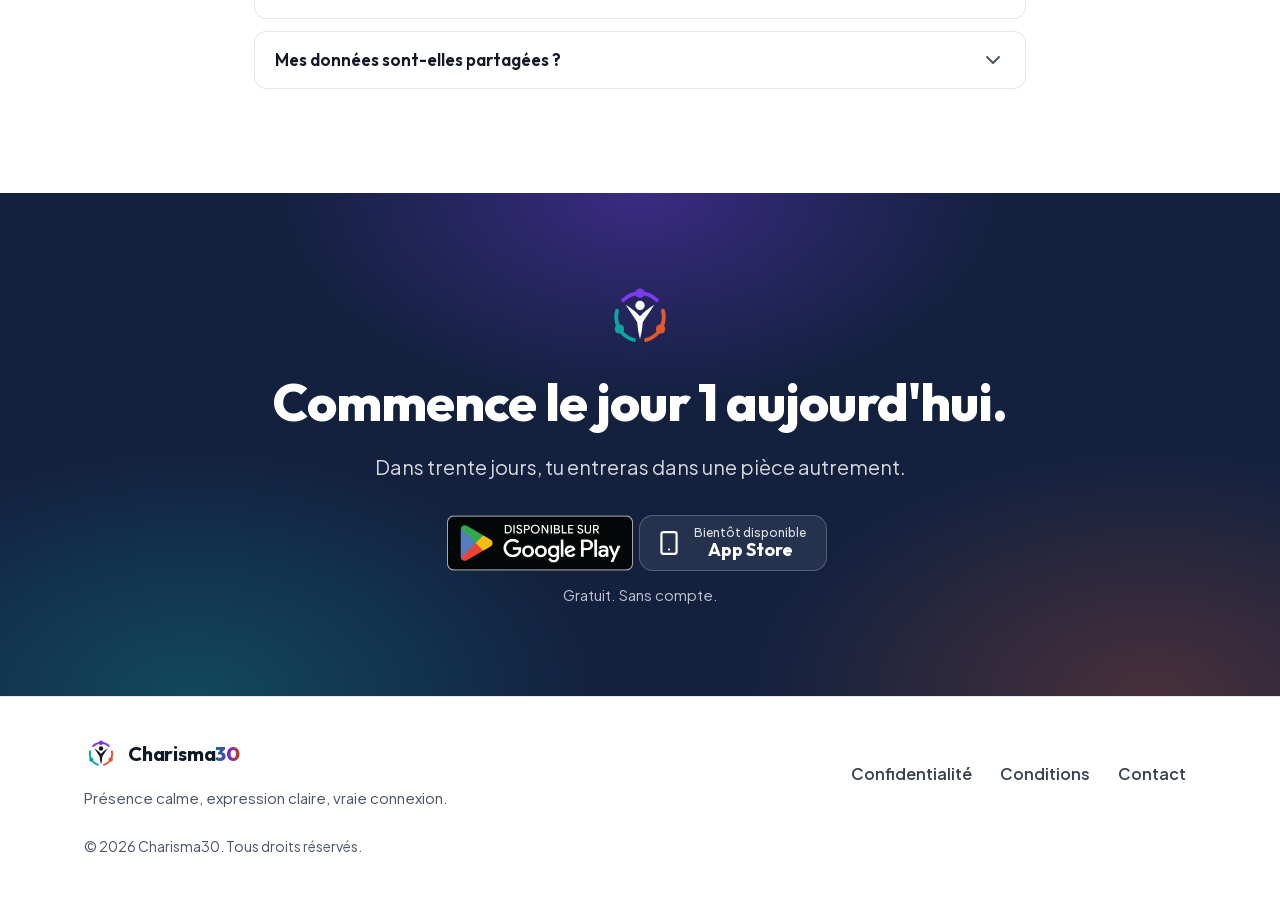
<file: site/fr/index.html>
<!doctype html>
<html lang="fr">
<head>
  <meta charset="utf-8">
  <meta name="viewport" content="width=device-width, initial-scale=1">
  <title>Charisma30 — Développe un vrai charisme en 30 jours</title>
  <meta name="description" content="Un programme gratuit de 30 jours pour une présence calme, une expression claire et une vraie connexion. Une courte leçon et une petite pratique par jour. Sans compte, sans publicité, sans suivi.">
  <meta name="color-scheme" content="light dark">
  <meta name="theme-color" content="#13213F">
  <link rel="canonical" href="https://gianni85g.github.io/charisma30/fr/">
  <link rel="alternate" hreflang="en" href="https://gianni85g.github.io/charisma30/">
  <link rel="alternate" hreflang="it" href="https://gianni85g.github.io/charisma30/it/">
  <link rel="alternate" hreflang="fr" href="https://gianni85g.github.io/charisma30/fr/">
  <link rel="alternate" hreflang="x-default" href="https://gianni85g.github.io/charisma30/">
  <meta property="og:type" content="website">
  <meta property="og:title" content="Charisma30 — Développe un vrai charisme en 30 jours">
  <meta property="og:description" content="Un programme gratuit de 30 jours pour une présence calme, une expression claire et une vraie connexion. Une courte leçon et une petite pratique par jour. Sans compte, sans publicité, sans suivi.">
  <meta property="og:locale" content="fr_FR">
  <meta property="og:image" content="https://gianni85g.github.io/charisma30/assets/img/brand/play-store-feature-graphic-1024x500.png">
  <meta name="twitter:card" content="summary_large_image">
  <link rel="icon" type="image/png" sizes="32x32" href="../assets/img/brand/archi-favicon-32.png">
  <link rel="apple-touch-icon" href="../assets/img/brand/archi-192-navy.png">
  <link rel="preload" href="../assets/fonts/outfit-latin.woff2" as="font" type="font/woff2" crossorigin>
  <link rel="preload" href="../assets/fonts/jakarta-latin.woff2" as="font" type="font/woff2" crossorigin>
  <link rel="stylesheet" href="../assets/styles.css">
  <script src="../assets/main.js" defer></script>
</head>
<body>
  <a class="skip" href="#main">Aller au contenu</a>
  <header class="site-header">
    <div class="container header-inner">
      <a class="brand" href="../fr/" aria-label="Charisma30 home"><svg class="logo-mark" viewBox="0 0 100 100" aria-hidden="true" focusable="false">
  <g fill="none" stroke-width="5.5" stroke-linecap="round">
    <path d="M26.67 26.67 A33 33 0 0 1 73.33 26.67" stroke="#7C3AED"/>
    <path d="M81.87 41.46 A33 33 0 0 1 58.54 81.87" stroke="#E05A2B"/>
    <path d="M41.46 81.87 A33 33 0 0 1 18.13 41.46" stroke="#0EA5A0"/>
  </g>
  <circle cx="50" cy="17" r="6.5" fill="#7C3AED"/>
  <circle cx="78.58" cy="66.5" r="6.5" fill="#E05A2B"/>
  <circle cx="21.42" cy="66.5" r="6.5" fill="#0EA5A0"/>
  <circle cx="50" cy="34" r="6.5" fill="currentColor"/>
  <path d="M30 33 Q43 41 50 49 Q57 41 70 33 Q62 45 54 57 Q53 70 50 81 Q47 70 46 57 Q38 45 30 33 Z" fill="currentColor"/>
</svg><span>Charisma<b>30</b></span></a>
      <nav class="nav-links" aria-label="Main">
        <a href="#how">Fonctionnement</a>
        <a href="#journey">Les 30 jours</a>
        <a href="#faq">Questions</a>
      </nav>
      <div class="header-actions">
      <details class="lang">
        <summary aria-label="Langue"><svg class="icon" viewBox="0 0 24 24" fill="none" stroke="currentColor" stroke-width="2" stroke-linecap="round" stroke-linejoin="round" aria-hidden="true" focusable="false"><circle cx="12" cy="12" r="10"/><path d="M12 2a14.5 14.5 0 0 0 0 20 14.5 14.5 0 0 0 0-20"/><path d="M2 12h20"/></svg><span>FR</span><svg class="icon icon-sm" viewBox="0 0 24 24" fill="none" stroke="currentColor" stroke-width="2" stroke-linecap="round" stroke-linejoin="round" aria-hidden="true" focusable="false"><path d="m6 9 6 6 6-6"/></svg></summary>
        <ul class="lang-menu"><li><a href="../" hreflang="en" lang="en" data-lang="en">English</a></li><li><a href="../it/" hreflang="it" lang="it" data-lang="it">Italiano</a></li><li><a href="../fr/" hreflang="fr" lang="fr" data-lang="fr" aria-current="true">Français</a></li></ul>
      </details>
      <a class="btn btn-primary btn-sm header-cta" href="../fr/#download">Obtenir l'app</a>
      </div>
    </div>
  </header>
  <main id="main">
    <section class="hero" aria-labelledby="hero-title">
      <div class="hero-glow" aria-hidden="true"></div>
      <div class="container hero-inner">
        <div class="hero-copy">
          <p class="eyebrow eyebrow-light">30 jours · 3 compétences · gratuit</p>
          <h1 id="hero-title">Le charisme n'est pas un don. <span class="accent-text">C'est un entraînement.</span></h1>
          <p class="lead">Charisma30 transforme la présence, l'expression et la connexion en une courte leçon et une petite pratique par jour, pour que le changement dure.</p>
          <div class="stores">
          <a class="store-badge" href="https://play.google.com/store/apps/details?id=com.charisma30.app&amp;hl=fr" rel="noopener"><img src="../assets/img/badges/google-play-fr.png" width="186" height="72" alt="Disponible sur Google Play"></a>
          <span class="store-btn is-soon" aria-disabled="true"><svg class="icon store-icon" viewBox="0 0 24 24" fill="none" stroke="currentColor" stroke-width="2" stroke-linecap="round" stroke-linejoin="round" aria-hidden="true" focusable="false"><rect width="14" height="20" x="5" y="2" rx="2" ry="2"/><path d="M12 18h.01"/></svg><span class="store-text"><small>Bientôt disponible</small><strong>App Store</strong></span></span>
        </div>
        <p class="store-note">Gratuit. Sans compte.</p>
        </div>
        <div class="hero-visual">
          <figure class="phone phone-back">
      <picture><img src="../assets/img/screens/fr/lesson-480.jpg" srcset="../assets/img/screens/fr/lesson-480.jpg 480w, ../assets/img/screens/fr/lesson.jpg 720w" sizes="(min-width: 960px) 250px, 220px" width="720" height="1560" alt="Écran de la leçon du jour 6 de Charisma30"  decoding="async"></picture>
    </figure>
          <figure class="phone phone-front">
      <picture><source srcset="../assets/img/screens/fr/home-dark-480.jpg 480w, ../assets/img/screens/fr/home-dark.jpg 720w" sizes="(min-width: 960px) 300px, 260px" media="(prefers-color-scheme: dark)"><img src="../assets/img/screens/fr/home-480.jpg" srcset="../assets/img/screens/fr/home-480.jpg 480w, ../assets/img/screens/fr/home.jpg 720w" sizes="(min-width: 960px) 300px, 260px" width="720" height="1560" alt="Écran d'accueil de Charisma30 : jour 6 sur 30, la leçon Voix calme et claire et les pratiques du jour" fetchpriority="high" decoding="async"></picture>
    </figure>
        </div>
      </div>
      <div class="container">
        <ul class="proof"><li><strong>30</strong><span>leçons guidées</span></li><li><strong>30+</strong><span>pratiques quotidiennes</span></li><li><strong>3</strong><span>compétences clés</span></li><li><strong>0</strong><span>compte, publicité ou traceur</span></li></ul>
      </div>
    </section>

    <section class="section" id="skills" aria-labelledby="skills-title">
      <div class="container">
        <header class="section-head">
          <p class="eyebrow">Trois compétences, dans l'ordre</p>
          <h2 id="skills-title">Chaque étape construit la couche suivante de ton charisme</h2>
          <p class="section-lead">On ne commence pas par les discours en public. On commence par se sentir stable dans son corps, puis on apprend à se faire entendre, puis à faire en sorte que les autres se sentent vus.</p>
        </header>
        <div class="pillars">
        <article class="pillar pillar-presence">
          <div class="pillar-top">
            <span class="pillar-icon"><svg class="icon" viewBox="0 0 24 24" fill="none" stroke="currentColor" stroke-width="2" stroke-linecap="round" stroke-linejoin="round" aria-hidden="true" focusable="false"><circle cx="12" cy="12" r="10"/><circle cx="12" cy="12" r="6"/><circle cx="12" cy="12" r="2"/></svg></span>
            <span class="pillar-days">Jours 1–10</span>
          </div>
          <h3>Présence</h3>
          <p>Un corps calme, un regard posé, une voix qui ne se précipite pas. La base que les autres ressentent avant même que tu parles.</p>
          <ul class="pillar-examples"><li>Développe une présence calme</li><li>Posture calme</li><li>Voix calme et claire</li></ul>
          <span class="pillar-index" aria-hidden="true">01</span>
        </article>
        <article class="pillar pillar-expression">
          <div class="pillar-top">
            <span class="pillar-icon"><svg class="icon" viewBox="0 0 24 24" fill="none" stroke="currentColor" stroke-width="2" stroke-linecap="round" stroke-linejoin="round" aria-hidden="true" focusable="false"><path d="M21 15a2 2 0 0 1-2 2H7l-4 4V5a2 2 0 0 1 2-2h14a2 2 0 0 1 2 2z"/><path d="M8 9h8"/><path d="M8 13h5"/></svg></span>
            <span class="pillar-days">Jours 11–20</span>
          </div>
          <h3>Expression</h3>
          <p>Dire ce que tu penses, clairement et de façon crédible. Les pauses, les histoires, aller à l'essentiel, et garder l'attention d'un groupe.</p>
          <ul class="pillar-examples"><li>Fais des pauses et parle clairement</li><li>Raconte des histoires courtes et claires</li><li>Guide un groupe clairement</li></ul>
          <span class="pillar-index" aria-hidden="true">02</span>
        </article>
        <article class="pillar pillar-connection">
          <div class="pillar-top">
            <span class="pillar-icon"><svg class="icon" viewBox="0 0 24 24" fill="none" stroke="currentColor" stroke-width="2" stroke-linecap="round" stroke-linejoin="round" aria-hidden="true" focusable="false"><path d="M16 21v-2a4 4 0 0 0-4-4H6a4 4 0 0 0-4 4v2"/><circle cx="9" cy="7" r="4"/><path d="M22 21v-2a4 4 0 0 0-3-3.87"/><path d="M16 3.13a4 4 0 0 1 0 7.75"/></svg></span>
            <span class="pillar-days">Jours 21–30</span>
          </div>
          <h3>Connexion</h3>
          <p>Lire les gens, écouter les émotions, être en désaccord avec respect. Ce qui transforme l'attention en confiance.</p>
          <ul class="pillar-examples"><li>Écoute les émotions</li><li>Repère les signaux sociaux</li><li>Le désaccord respectueux</li></ul>
          <span class="pillar-index" aria-hidden="true">03</span>
        </article>
        </div>
      </div>
    </section>

    <section class="section section-alt" id="how" aria-labelledby="how-title">
      <div class="container split">
        <div class="split-copy">
          <p class="eyebrow">Une journée type</p>
          <h2 id="how-title">Apprendre. Pratiquer. Garder.</h2>
          <p class="section-lead">Chaque jour suit le même rythme simple : en ouvrant l'app, tu sais toujours quoi faire.</p>
          <ol class="steps">
          <li class="step">
            <span class="step-n" aria-hidden="true">1</span>
            <div><h3>Fais le point</h3><p>Avant la leçon, note ton ressenti de 1 à 5. Tu le notes à nouveau à la fin et tu vois la différence.</p></div>
          </li>
          <li class="step">
            <span class="step-n" aria-hidden="true">2</span>
            <div><h3>Apprends une compétence</h3><p>Une courte leçon guidée en étapes claires, avec des cartes mémo et un petit quiz pour l'ancrer.</p></div>
          </li>
          <li class="step">
            <span class="step-n" aria-hidden="true">3</span>
            <div><h3>Adopte une pratique</h3><p>La leçon terminée débloque de petites habitudes à répéter dans la vraie vie les jours suivants.</p></div>
          </li>
          <li class="step">
            <span class="step-n" aria-hidden="true">4</span>
            <div><h3>Reviens demain</h3><p>La leçon suivante se débloque le lendemain. Pas à pas, le charisme devient naturel.</p></div>
          </li>
          </ol>
        </div>
        <div class="split-visual">
          <figure class="phone ">
      <picture><img src="../assets/img/screens/fr/lesson-480.jpg" srcset="../assets/img/screens/fr/lesson-480.jpg 480w, ../assets/img/screens/fr/lesson.jpg 720w" sizes="(min-width: 960px) 300px, 260px" width="720" height="1560" alt="Écran de la leçon du jour 6 : la note de départ et les étapes de la leçon" loading="lazy" decoding="async"></picture>
    </figure>
        </div>
      </div>
    </section>

    <section class="section" id="toolkit" aria-labelledby="toolkit-title">
      <div class="container split split-reverse">
        <div class="split-copy">
          <p class="eyebrow">Tes outils</p>
          <h2 id="toolkit-title">Des outils qui te restent, pour les moments qui comptent</h2>
          <p class="section-lead">Certaines leçons débloquent un outil réutilisable. Ouvre-le quand tu veux : avant une réunion, un rendez-vous ou un appel difficile.</p>
          <ul class="tools">
          <li class="tool">
            <span class="tool-icon"><svg class="icon" viewBox="0 0 24 24" fill="none" stroke="currentColor" stroke-width="2" stroke-linecap="round" stroke-linejoin="round" aria-hidden="true" focusable="false"><path d="M12.8 19.6A2 2 0 1 0 14 16H2"/><path d="M17.5 8a2.5 2.5 0 1 1 2 4H2"/><path d="M9.8 4.4A2 2 0 1 1 11 8H2"/></svg></span>
            <div><h3>Reset de présence</h3><p>Une respiration guidée (inspire 4, expire 6) de 1, 3 ou 5 minutes. Se débloque le jour 1.</p></div>
          </li>
          <li class="tool">
            <span class="tool-icon"><svg class="icon" viewBox="0 0 24 24" fill="none" stroke="currentColor" stroke-width="2" stroke-linecap="round" stroke-linejoin="round" aria-hidden="true" focusable="false"><path d="M12 22V8"/><path d="M5 12H2a10 10 0 0 0 20 0h-3"/><circle cx="12" cy="5" r="3"/></svg></span>
            <div><h3>Reset d'ancrage</h3><p>Un court reset contre l'anxiété, la tension ou la surcharge : les 5 sens (5-4-3-2-1), relâcher la tension, nommer l'émotion, ou STOP. Se débloque le jour 5.</p></div>
          </li>
          </ul>
        </div>
        <div class="split-visual">
          <figure class="phone ">
      <picture><img src="../assets/img/screens/fr/tool-480.jpg" srcset="../assets/img/screens/fr/tool-480.jpg 480w, ../assets/img/screens/fr/tool.jpg 720w" sizes="(min-width: 960px) 300px, 260px" width="720" height="1560" alt="Outil Reset de présence : un cercle de respiration avec les options 1, 3 et 5 minutes" loading="lazy" decoding="async"></picture>
    </figure>
        </div>
      </div>
    </section>

    <section class="section section-alt" id="progress" aria-labelledby="progress-title">
      <div class="container split">
        <div class="split-copy">
          <p class="eyebrow">Des progrès visibles</p>
          <h2 id="progress-title">Séries, niveaux et un chemin clair jusqu'au jour 30</h2>
          <p class="section-lead">Gagne des points avec les leçons et les pratiques, monte de niveau, garde ta série et vois exactement où tu en es dans chaque étape.</p>
          <ul class="checks"><li><svg class="icon icon-sm" viewBox="0 0 24 24" fill="none" stroke="currentColor" stroke-width="2" stroke-linecap="round" stroke-linejoin="round" aria-hidden="true" focusable="false"><path d="M20 6 9 17l-5-5"/></svg><span>Série de jours consécutifs et ton record</span></li><li><svg class="icon icon-sm" viewBox="0 0 24 24" fill="none" stroke="currentColor" stroke-width="2" stroke-linecap="round" stroke-linejoin="round" aria-hidden="true" focusable="false"><path d="M20 6 9 17l-5-5"/></svg><span>Des niveaux qui grandissent avec tes points</span></li><li><svg class="icon icon-sm" viewBox="0 0 24 24" fill="none" stroke="currentColor" stroke-width="2" stroke-linecap="round" stroke-linejoin="round" aria-hidden="true" focusable="false"><path d="M20 6 9 17l-5-5"/></svg><span>Ton avancée en Présence, Expression et Connexion</span></li><li><svg class="icon icon-sm" viewBox="0 0 24 24" fill="none" stroke="currentColor" stroke-width="2" stroke-linecap="round" stroke-linejoin="round" aria-hidden="true" focusable="false"><path d="M20 6 9 17l-5-5"/></svg><span>Des rappels discrets à l'heure de ton choix</span></li></ul>
        </div>
        <div class="split-visual">
          <figure class="phone ">
      <picture><source srcset="../assets/img/screens/fr/progress-dark-480.jpg 480w, ../assets/img/screens/fr/progress-dark.jpg 720w" sizes="(min-width: 960px) 300px, 260px" media="(prefers-color-scheme: dark)"><img src="../assets/img/screens/fr/progress-480.jpg" srcset="../assets/img/screens/fr/progress-480.jpg 480w, ../assets/img/screens/fr/progress.jpg 720w" sizes="(min-width: 960px) 300px, 260px" width="720" height="1560" alt="Écran Ta progression : jour 6 sur 30, série de 5 jours, niveau 4 Magnétique et la liste des leçons" loading="lazy" decoding="async"></picture>
    </figure>
        </div>
      </div>
    </section>

    <section class="section" id="journey" aria-labelledby="journey-title">
      <div class="container">
        <header class="section-head">
          <p class="eyebrow">Les 30 jours</p>
          <h2 id="journey-title">Tout le parcours, jour après jour</h2>
          <p class="section-lead">Aucun doute sur la suite. Voici toutes les leçons du programme.</p>
        </header>
        <div class="journey">
          <div class="journey-col col-presence">
            <h3 class="journey-head"><svg class="icon icon-sm" viewBox="0 0 24 24" fill="none" stroke="currentColor" stroke-width="2" stroke-linecap="round" stroke-linejoin="round" aria-hidden="true" focusable="false"><circle cx="12" cy="12" r="10"/><circle cx="12" cy="12" r="6"/><circle cx="12" cy="12" r="2"/></svg>Présence <span>Jours 1–10</span></h3>
            <ol class="days"><li class="day"><span class="day-n">Jour 1</span><span class="day-t">Développe une présence calme</span></li><li class="day"><span class="day-n">Jour 2</span><span class="day-t">Visage chaleureux &amp; contact visuel</span></li><li class="day"><span class="day-n">Jour 3</span><span class="day-t">Posture calme</span></li><li class="day"><span class="day-n">Jour 4</span><span class="day-t">Immobilité calme</span></li><li class="day"><span class="day-n">Jour 5</span><span class="day-t">Reste calme sous pression</span></li><li class="day"><span class="day-n">Jour 6</span><span class="day-t">Voix calme et claire</span></li><li class="day"><span class="day-n">Jour 7</span><span class="day-t">Positionne-toi bien</span></li><li class="day"><span class="day-n">Jour 8</span><span class="day-t">Écoute pour comprendre</span></li><li class="day"><span class="day-n">Jour 9</span><span class="day-t">Miroir naturel</span></li><li class="day is-milestone"><span class="day-n">Jour 10</span><span class="day-t">Termine le module 1 : Présence</span></li></ol>
          </div>
          <div class="journey-col col-expression">
            <h3 class="journey-head"><svg class="icon icon-sm" viewBox="0 0 24 24" fill="none" stroke="currentColor" stroke-width="2" stroke-linecap="round" stroke-linejoin="round" aria-hidden="true" focusable="false"><path d="M21 15a2 2 0 0 1-2 2H7l-4 4V5a2 2 0 0 1 2-2h14a2 2 0 0 1 2 2z"/><path d="M8 9h8"/><path d="M8 13h5"/></svg>Expression <span>Jours 11–20</span></h3>
            <ol class="days"><li class="day"><span class="day-n">Jour 11</span><span class="day-t">Variété vocale</span></li><li class="day"><span class="day-n">Jour 12</span><span class="day-t">Fais des pauses et parle clairement</span></li><li class="day"><span class="day-n">Jour 13</span><span class="day-t">Utilise un langage corporel clair</span></li><li class="day"><span class="day-n">Jour 14</span><span class="day-t">Fais avancer la conversation</span></li><li class="day"><span class="day-n">Jour 15</span><span class="day-t">Partage honnêtement, reste équilibré</span></li><li class="day"><span class="day-n">Jour 16</span><span class="day-t">Va droit au but</span></li><li class="day"><span class="day-n">Jour 17</span><span class="day-t">Raconte des histoires courtes et claires</span></li><li class="day"><span class="day-n">Jour 18</span><span class="day-t">Parle clairement et avec crédibilité</span></li><li class="day"><span class="day-n">Jour 19</span><span class="day-t">Guide un groupe clairement</span></li><li class="day is-milestone"><span class="day-n">Jour 20</span><span class="day-t">Termine le module 2 : Expression</span></li></ol>
          </div>
          <div class="journey-col col-connection">
            <h3 class="journey-head"><svg class="icon icon-sm" viewBox="0 0 24 24" fill="none" stroke="currentColor" stroke-width="2" stroke-linecap="round" stroke-linejoin="round" aria-hidden="true" focusable="false"><path d="M16 21v-2a4 4 0 0 0-4-4H6a4 4 0 0 0-4 4v2"/><circle cx="9" cy="7" r="4"/><path d="M22 21v-2a4 4 0 0 0-3-3.87"/><path d="M16 3.13a4 4 0 0 1 0 7.75"/></svg>Connexion <span>Jours 21–30</span></h3>
            <ol class="days"><li class="day"><span class="day-n">Jour 21</span><span class="day-t">Écoute les émotions</span></li><li class="day"><span class="day-n">Jour 22</span><span class="day-t">Repère les signaux sociaux</span></li><li class="day"><span class="day-n">Jour 23</span><span class="day-t">Aligne-toi et guide en douceur</span></li><li class="day"><span class="day-n">Jour 24</span><span class="day-t">Reste stable sous la pression</span></li><li class="day"><span class="day-n">Jour 25</span><span class="day-t">Parle avec une conviction calme</span></li><li class="day"><span class="day-n">Jour 26</span><span class="day-t">Sois chaleureux et clair</span></li><li class="day"><span class="day-n">Jour 27</span><span class="day-t">Gère les interruptions calmement</span></li><li class="day"><span class="day-n">Jour 28</span><span class="day-t">Le désaccord respectueux</span></li><li class="day"><span class="day-n">Jour 29</span><span class="day-t">Guide sans forcer</span></li><li class="day is-milestone"><span class="day-n">Jour 30</span><span class="day-t">Termine le module 3 : Connexion</span></li></ol>
          </div>
        </div>
        
      </div>
    </section>

    <section class="section section-navy" id="privacy" aria-labelledby="privacy-title">
      <div class="container">
        <header class="section-head">
          <p class="eyebrow eyebrow-light">Confidentiel par conception</p>
          <h2 id="privacy-title">Ta progression reste sur ton téléphone</h2>
        </header>
        <ul class="privs">
          <li class="priv">
            <span class="priv-icon"><svg class="icon" viewBox="0 0 24 24" fill="none" stroke="currentColor" stroke-width="2" stroke-linecap="round" stroke-linejoin="round" aria-hidden="true" focusable="false"><rect width="18" height="11" x="3" y="11" rx="2" ry="2"/><path d="M7 11V7a5 5 0 0 1 10 0v4"/></svg></span>
            <h3>Sans compte</h3>
            <p>Ouvre l'app et commence. Pas d'inscription, pas d'e-mail, pas de mot de passe.</p>
          </li>
          <li class="priv">
            <span class="priv-icon"><svg class="icon" viewBox="0 0 24 24" fill="none" stroke="currentColor" stroke-width="2" stroke-linecap="round" stroke-linejoin="round" aria-hidden="true" focusable="false"><path d="M12 20h.01"/><path d="M8.5 16.429a5 5 0 0 1 7 0"/><path d="M5 12.859a10 10 0 0 1 5.17-2.69"/><path d="M19 12.859a10 10 0 0 0-2.007-1.523"/><path d="M2 8.82a15 15 0 0 1 4.177-2.643"/><path d="M22 8.82a15 15 0 0 0-11.288-3.764"/><path d="m2 2 20 20"/></svg></span>
            <h3>Fonctionne hors ligne</h3>
            <p>Tout est enregistré sur ton appareil. Aucun serveur, aucune synchronisation.</p>
          </li>
          <li class="priv">
            <span class="priv-icon"><svg class="icon" viewBox="0 0 24 24" fill="none" stroke="currentColor" stroke-width="2" stroke-linecap="round" stroke-linejoin="round" aria-hidden="true" focusable="false"><path d="M10.733 5.076a10.744 10.744 0 0 1 11.205 6.575 1 1 0 0 1 0 .696 10.747 10.747 0 0 1-1.444 2.49"/><path d="M14.084 14.158a3 3 0 0 1-4.242-4.242"/><path d="M17.479 17.499a10.75 10.75 0 0 1-15.417-5.151 1 1 0 0 1 0-.696 10.75 10.75 0 0 1 4.446-5.143"/><path d="m2 2 20 20"/></svg></span>
            <h3>Ni publicité ni suivi</h3>
            <p>Aucun outil d'analyse, aucune régie publicitaire, aucun traceur tiers.</p>
          </li>
        </ul>
      </div>
    </section>

    <section class="section" id="faq" aria-labelledby="faq-title">
      <div class="container container-narrow">
        <header class="section-head">
          <p class="eyebrow">Questions</p>
          <h2 id="faq-title">Questions fréquentes</h2>
        </header>
        <div class="faq">
          <details class="faq-item">
            <summary><span>Charisma30 est-elle vraiment gratuite ?</span><svg class="icon faq-chev" viewBox="0 0 24 24" fill="none" stroke="currentColor" stroke-width="2" stroke-linecap="round" stroke-linejoin="round" aria-hidden="true" focusable="false"><path d="m6 9 6 6 6-6"/></svg></summary>
            <p>Oui. L'app est gratuite à télécharger et à utiliser, sans publicité.</p>
          </details>
          <details class="faq-item">
            <summary><span>Combien de temps faut-il chaque jour ?</span><svg class="icon faq-chev" viewBox="0 0 24 24" fill="none" stroke="currentColor" stroke-width="2" stroke-linecap="round" stroke-linejoin="round" aria-hidden="true" focusable="false"><path d="m6 9 6 6 6-6"/></svg></summary>
            <p>Une courte leçon et de petites pratiques à glisser dans ta journée. En général, quelques minutes pour les pratiques et environ un quart d'heure pour la leçon.</p>
          </details>
          <details class="faq-item">
            <summary><span>Et si je manque un jour ?</span><svg class="icon faq-chev" viewBox="0 0 24 24" fill="none" stroke="currentColor" stroke-width="2" stroke-linecap="round" stroke-linejoin="round" aria-hidden="true" focusable="false"><path d="m6 9 6 6 6-6"/></svg></summary>
            <p>Tu ne perds rien. La leçon suivante t'attend et tu reprends là où tu en étais. Ta série repart à zéro, pas tes progrès.</p>
          </details>
          <details class="faq-item">
            <summary><span>Faut-il créer un compte ?</span><svg class="icon faq-chev" viewBox="0 0 24 24" fill="none" stroke="currentColor" stroke-width="2" stroke-linecap="round" stroke-linejoin="round" aria-hidden="true" focusable="false"><path d="m6 9 6 6 6-6"/></svg></summary>
            <p>Non. Il n'y a pas d'inscription. Ton nom, tes progrès et tes habitudes restent uniquement sur ton téléphone.</p>
          </details>
          <details class="faq-item">
            <summary><span>Dans quelles langues est l'app ?</span><svg class="icon faq-chev" viewBox="0 0 24 24" fill="none" stroke="currentColor" stroke-width="2" stroke-linecap="round" stroke-linejoin="round" aria-hidden="true" focusable="false"><path d="m6 9 6 6 6-6"/></svg></summary>
            <p>En français, en anglais et en italien. Tu peux changer de langue à tout moment dans Profil → Langue.</p>
          </details>
          <details class="faq-item">
            <summary><span>Mes données sont-elles partagées ?</span><svg class="icon faq-chev" viewBox="0 0 24 24" fill="none" stroke="currentColor" stroke-width="2" stroke-linecap="round" stroke-linejoin="round" aria-hidden="true" focusable="false"><path d="m6 9 6 6 6-6"/></svg></summary>
            <p>Non. Charisma30 n'envoie tes données nulle part et n'utilise aucun service d'analyse ni de publicité. Tu peux tout effacer à tout moment dans Profil → Réinitialiser la progression.</p>
          </details>
        </div>
      </div>
    </section>

    <section class="final" id="download" aria-labelledby="final-title">
      <div class="container final-inner">
        <svg class="logo-mark" viewBox="0 0 100 100" aria-hidden="true" focusable="false">
  <g fill="none" stroke-width="5.5" stroke-linecap="round">
    <path d="M26.67 26.67 A33 33 0 0 1 73.33 26.67" stroke="#7C3AED"/>
    <path d="M81.87 41.46 A33 33 0 0 1 58.54 81.87" stroke="#E05A2B"/>
    <path d="M41.46 81.87 A33 33 0 0 1 18.13 41.46" stroke="#0EA5A0"/>
  </g>
  <circle cx="50" cy="17" r="6.5" fill="#7C3AED"/>
  <circle cx="78.58" cy="66.5" r="6.5" fill="#E05A2B"/>
  <circle cx="21.42" cy="66.5" r="6.5" fill="#0EA5A0"/>
  <circle cx="50" cy="34" r="6.5" fill="#ffffff"/>
  <path d="M30 33 Q43 41 50 49 Q57 41 70 33 Q62 45 54 57 Q53 70 50 81 Q47 70 46 57 Q38 45 30 33 Z" fill="#ffffff"/>
</svg>
        <h2 id="final-title">Commence le jour 1 aujourd'hui.</h2>
        <p class="lead">Dans trente jours, tu entreras dans une pièce autrement.</p>
        <div class="stores">
          <a class="store-badge" href="https://play.google.com/store/apps/details?id=com.charisma30.app&amp;hl=fr" rel="noopener"><img src="../assets/img/badges/google-play-fr.png" width="186" height="72" alt="Disponible sur Google Play"></a>
          <span class="store-btn is-soon" aria-disabled="true"><svg class="icon store-icon" viewBox="0 0 24 24" fill="none" stroke="currentColor" stroke-width="2" stroke-linecap="round" stroke-linejoin="round" aria-hidden="true" focusable="false"><rect width="14" height="20" x="5" y="2" rx="2" ry="2"/><path d="M12 18h.01"/></svg><span class="store-text"><small>Bientôt disponible</small><strong>App Store</strong></span></span>
        </div>
        <p class="store-note">Gratuit. Sans compte.</p>
      </div>
    </section>
  </main>
  <footer class="site-footer">
    <div class="container footer-inner">
      <div class="footer-brand">
        <a class="brand" href="../fr/"><svg class="logo-mark" viewBox="0 0 100 100" aria-hidden="true" focusable="false">
  <g fill="none" stroke-width="5.5" stroke-linecap="round">
    <path d="M26.67 26.67 A33 33 0 0 1 73.33 26.67" stroke="#7C3AED"/>
    <path d="M81.87 41.46 A33 33 0 0 1 58.54 81.87" stroke="#E05A2B"/>
    <path d="M41.46 81.87 A33 33 0 0 1 18.13 41.46" stroke="#0EA5A0"/>
  </g>
  <circle cx="50" cy="17" r="6.5" fill="#7C3AED"/>
  <circle cx="78.58" cy="66.5" r="6.5" fill="#E05A2B"/>
  <circle cx="21.42" cy="66.5" r="6.5" fill="#0EA5A0"/>
  <circle cx="50" cy="34" r="6.5" fill="currentColor"/>
  <path d="M30 33 Q43 41 50 49 Q57 41 70 33 Q62 45 54 57 Q53 70 50 81 Q47 70 46 57 Q38 45 30 33 Z" fill="currentColor"/>
</svg><span>Charisma<b>30</b></span></a>
        <p>Présence calme, expression claire, vraie connexion.</p>
      </div>
      <nav class="footer-links" aria-label="Footer">
        <a href="../fr/privacy/">Confidentialité</a>
        <a href="../fr/terms/">Conditions</a>
        <a href="mailto:gianni85g@hotmail.it">Contact</a>
      </nav>
      <p class="footer-legal">© 2026 Charisma30. Tous droits réservés.</p>
    </div>
  </footer>
</body>
</html>
</file>
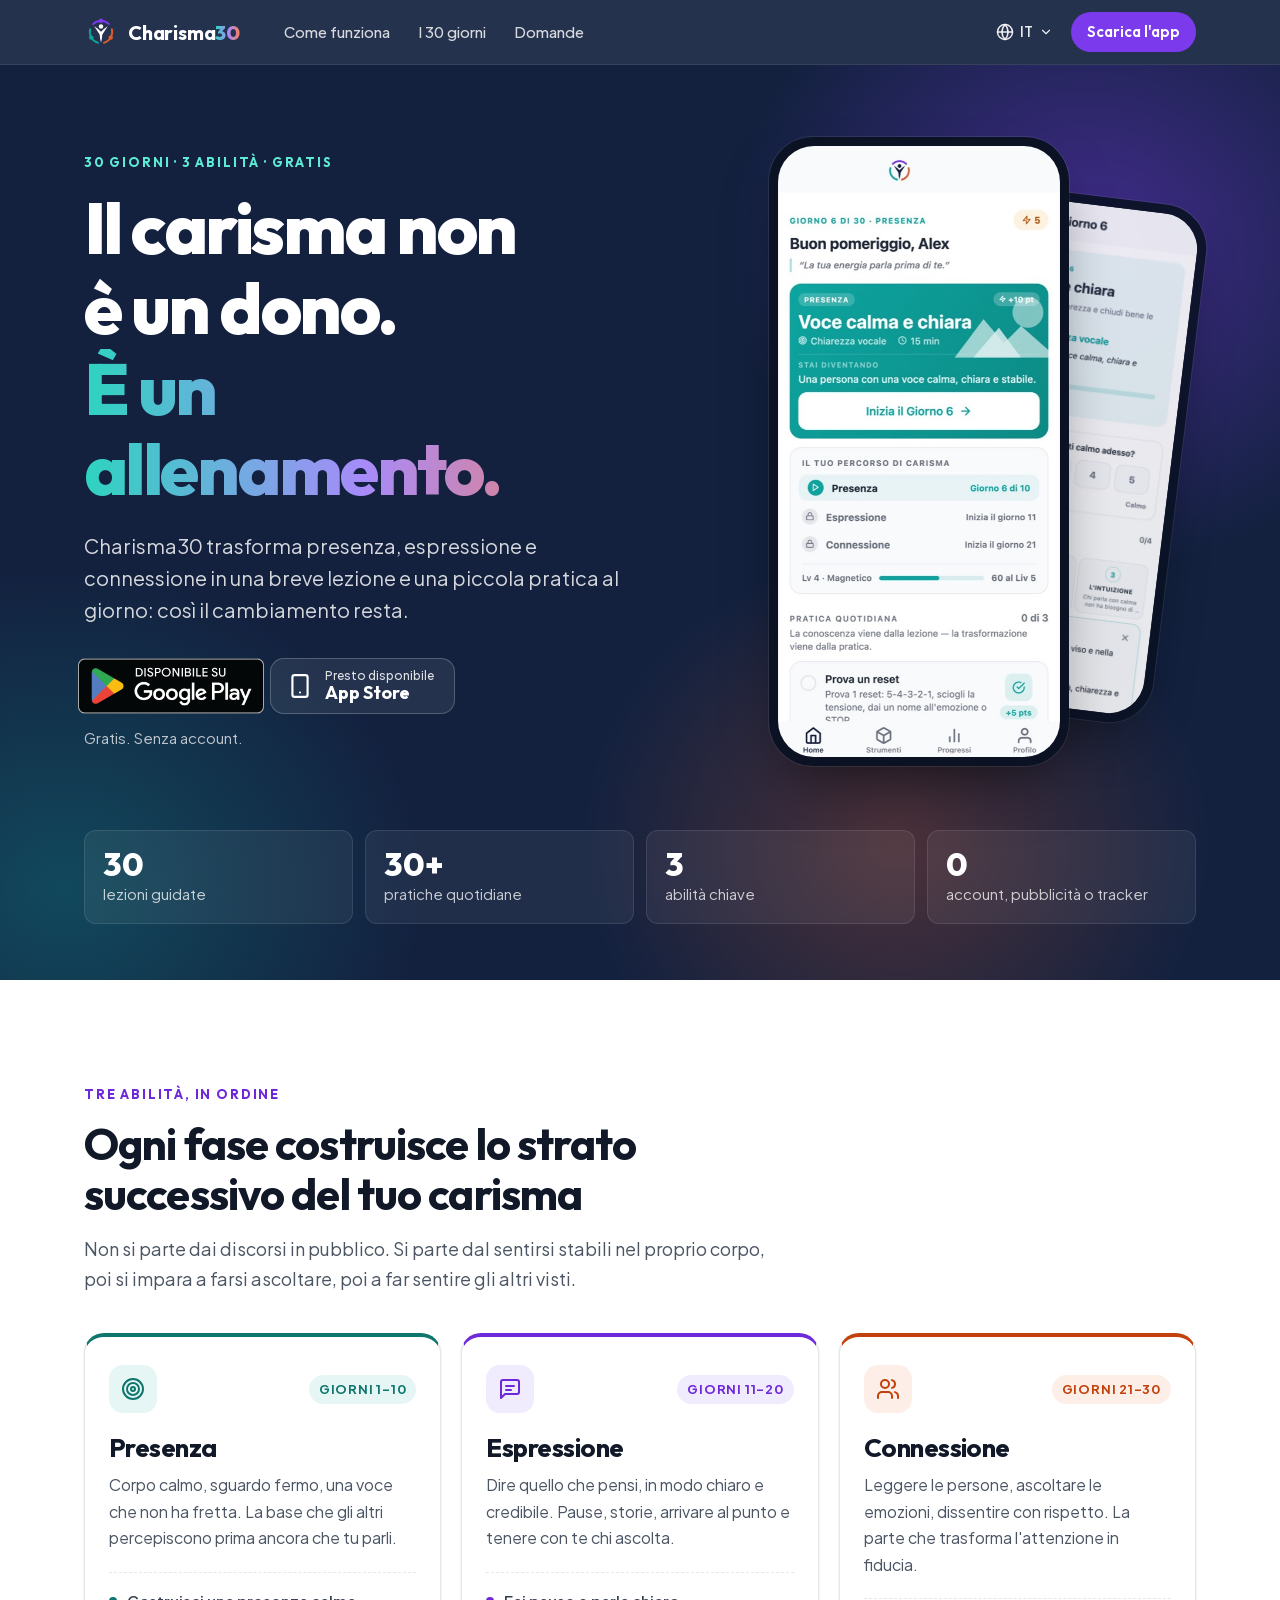
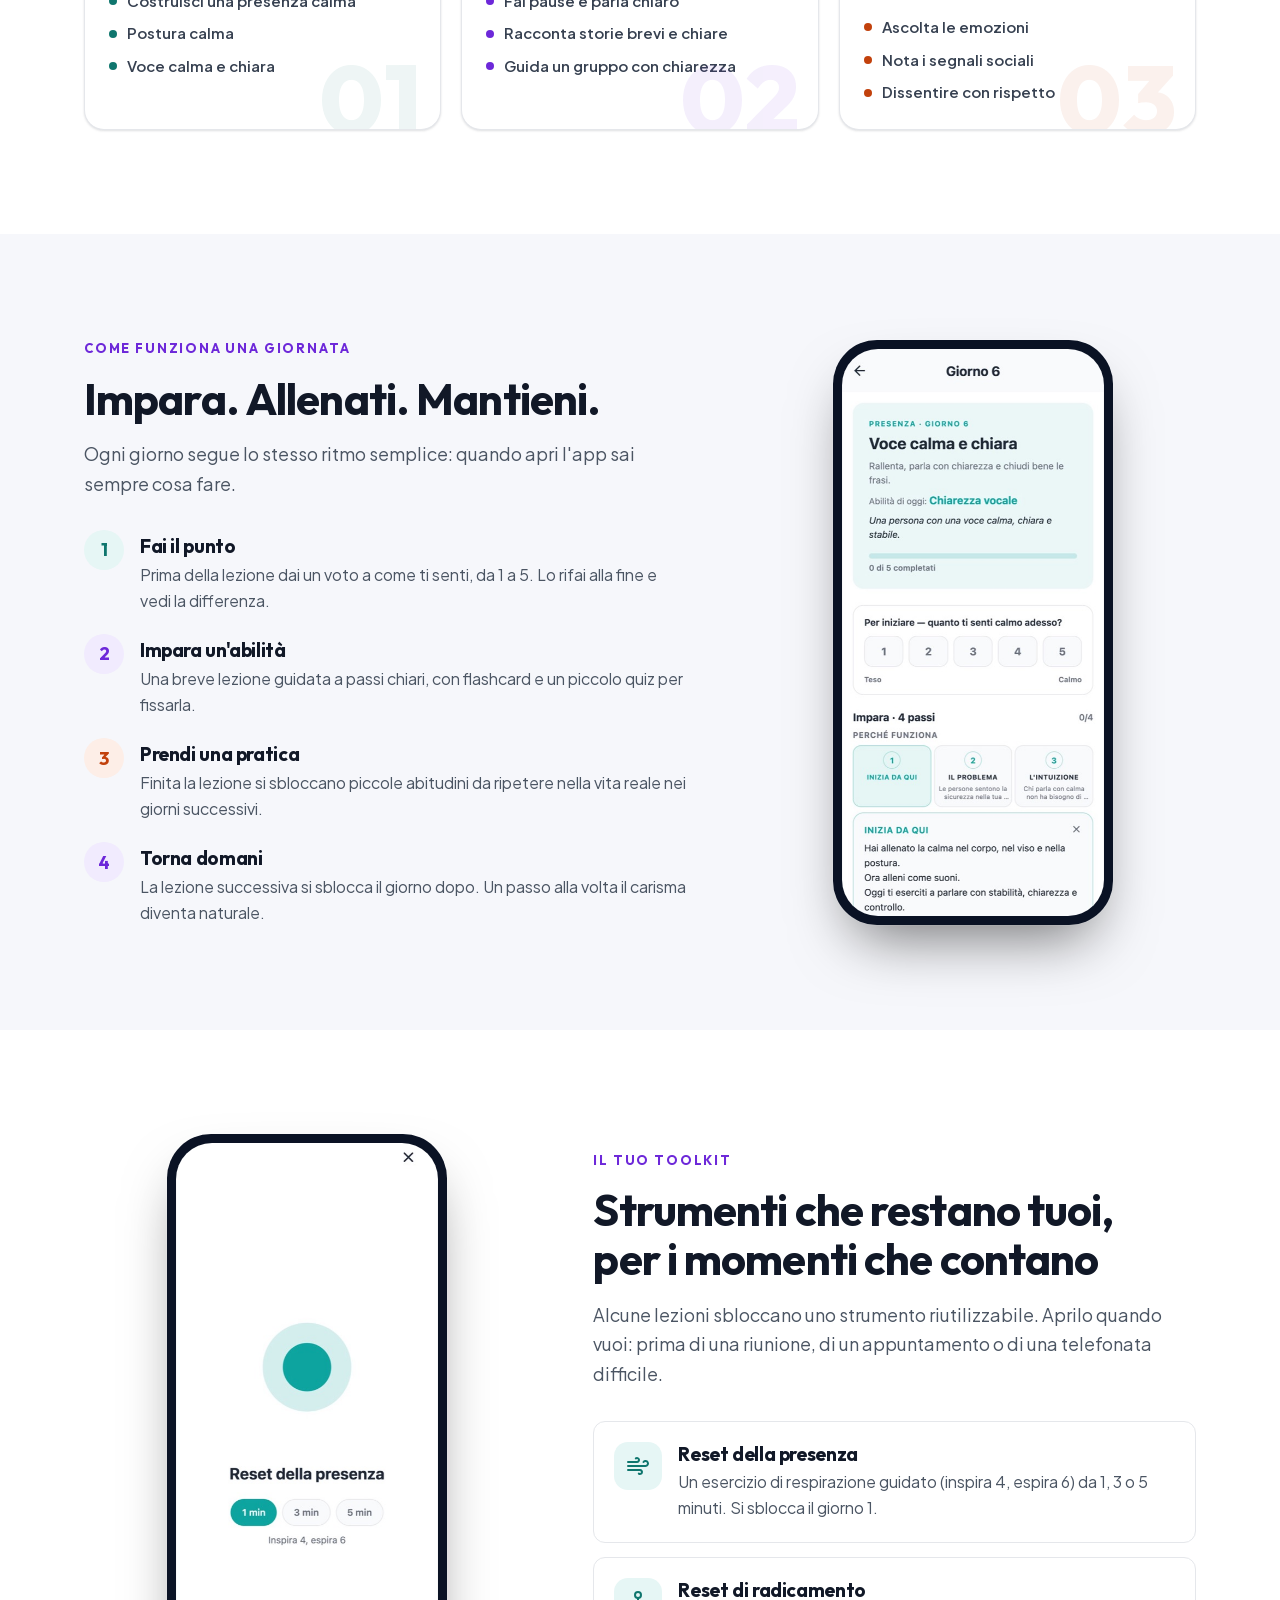
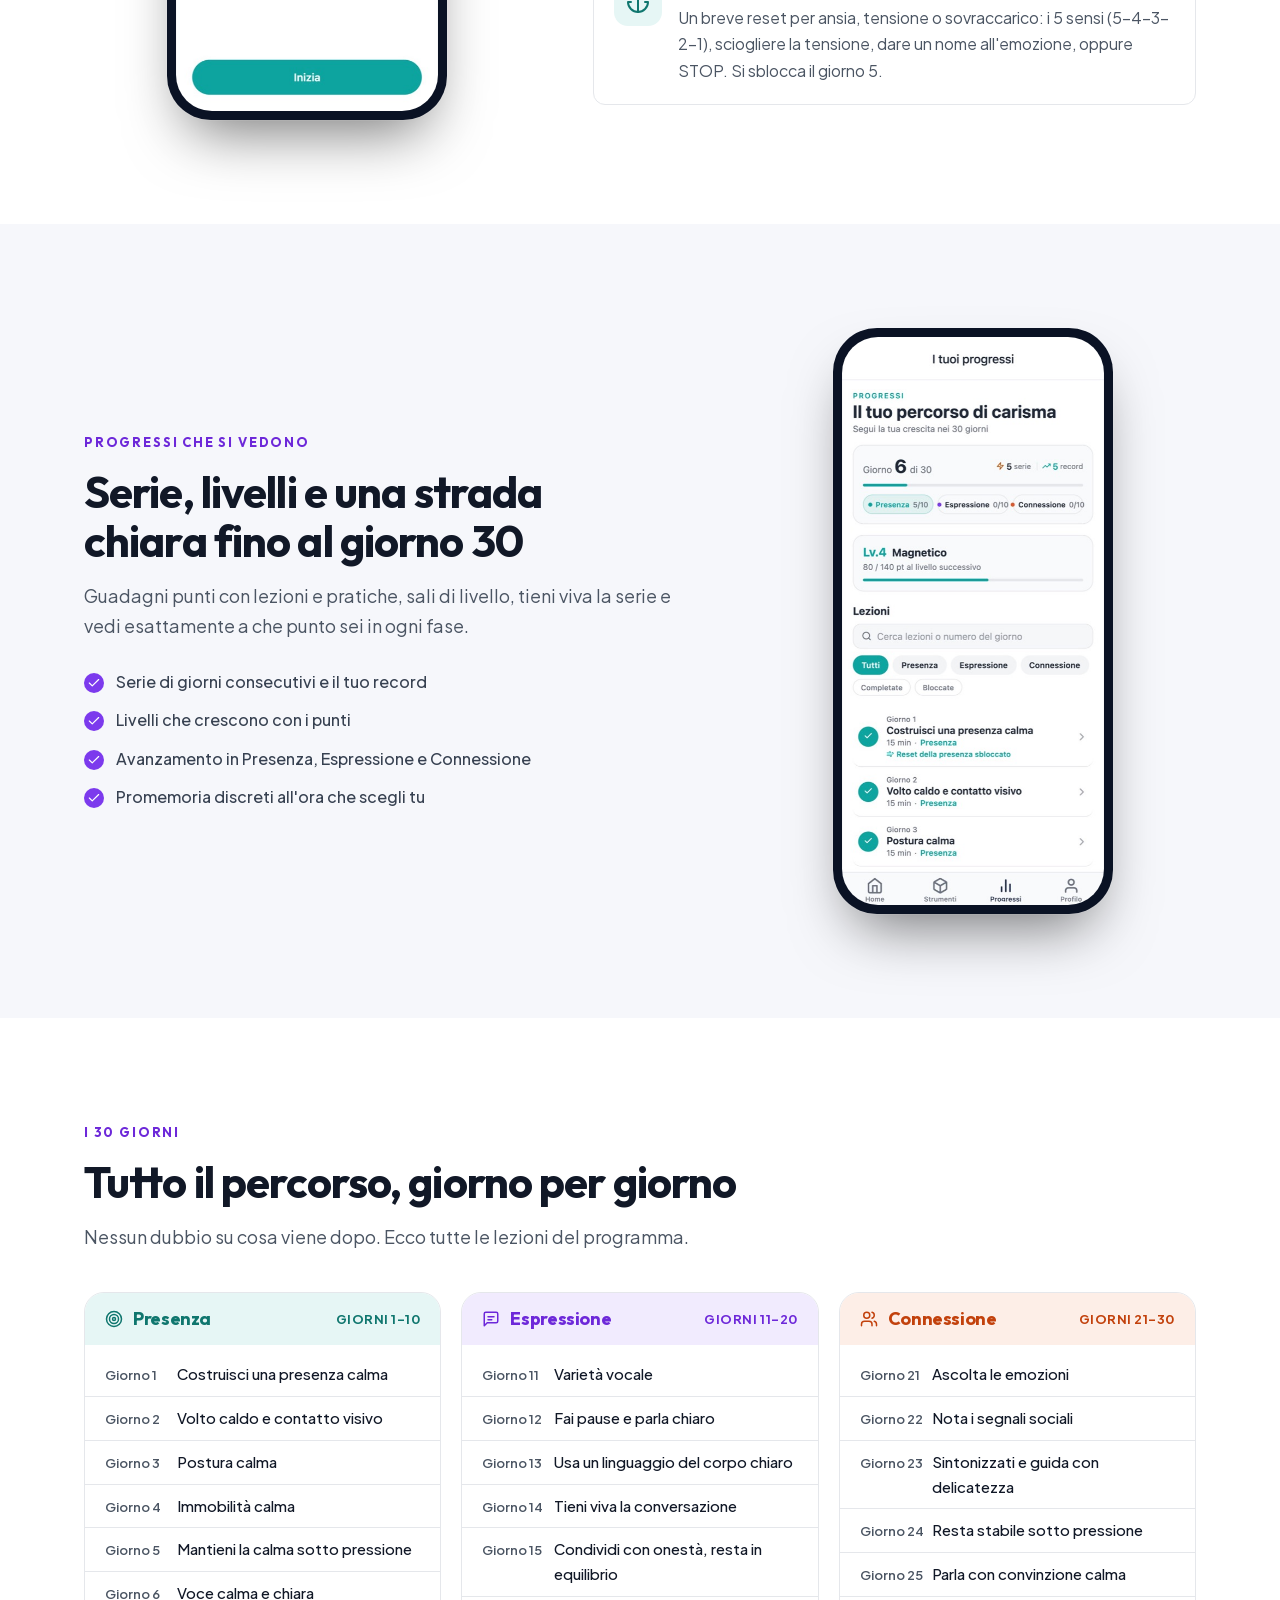
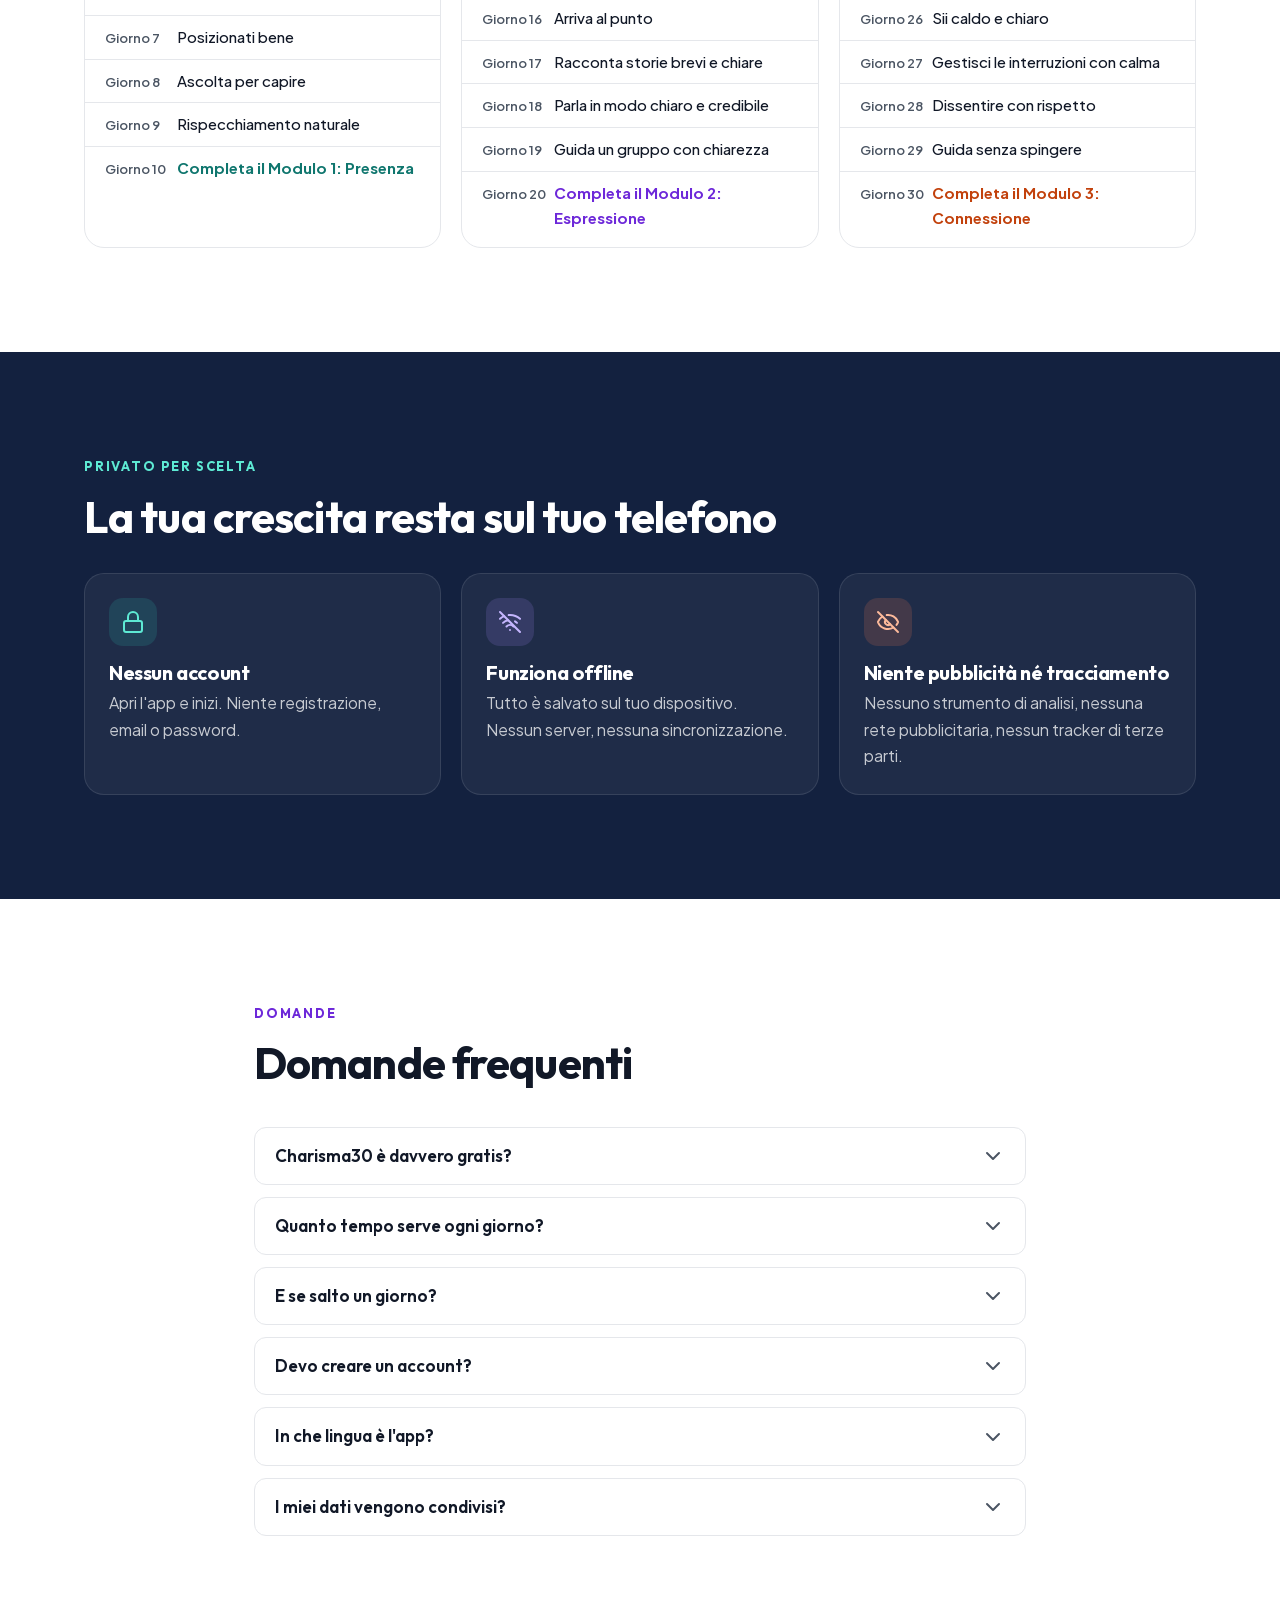
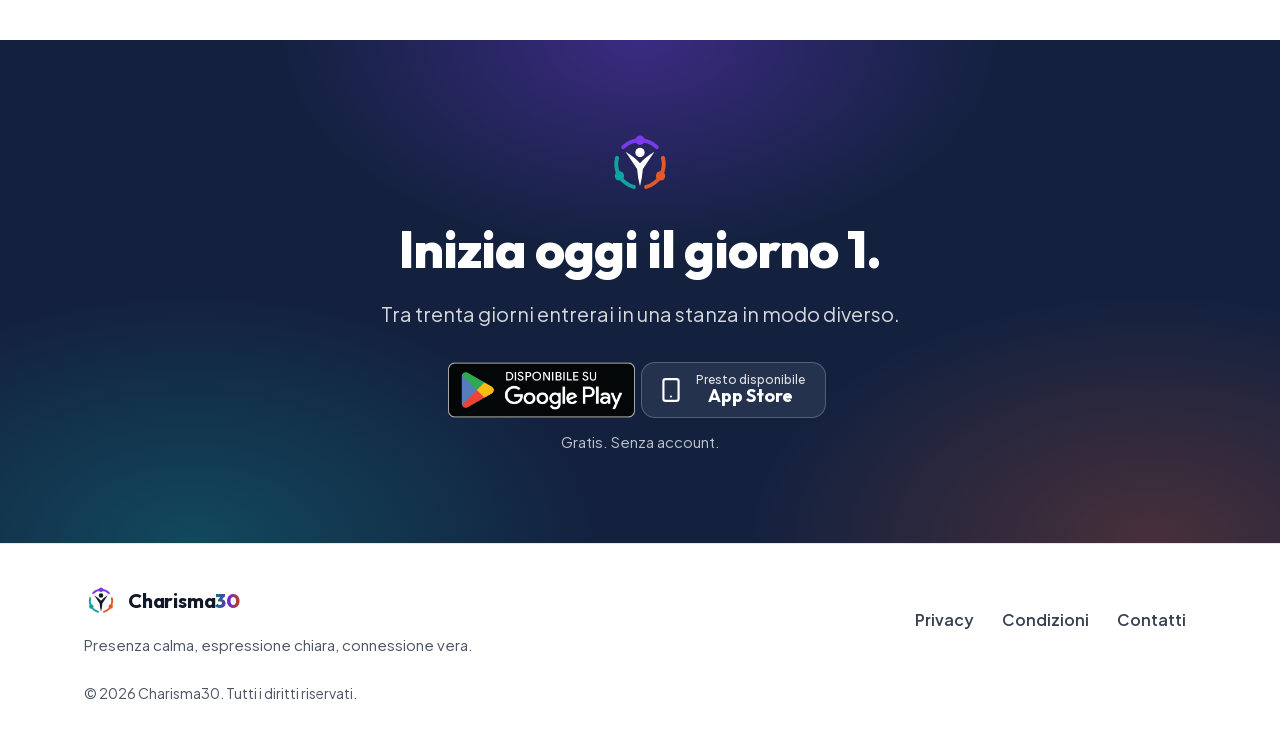
<file: site/it/index.html>
<!doctype html>
<html lang="it">
<head>
  <meta charset="utf-8">
  <meta name="viewport" content="width=device-width, initial-scale=1">
  <title>Charisma30 — Costruisci un carisma vero in 30 giorni</title>
  <meta name="description" content="Un percorso gratuito di 30 giorni per presenza calma, espressione chiara e connessione vera. Una breve lezione e una piccola pratica al giorno. Nessun account, niente pubblicità, nessun tracciamento.">
  <meta name="color-scheme" content="light dark">
  <meta name="theme-color" content="#13213F">
  <link rel="canonical" href="https://gianni85g.github.io/charisma30/it/">
  <link rel="alternate" hreflang="en" href="https://gianni85g.github.io/charisma30/">
  <link rel="alternate" hreflang="it" href="https://gianni85g.github.io/charisma30/it/">
  <link rel="alternate" hreflang="fr" href="https://gianni85g.github.io/charisma30/fr/">
  <link rel="alternate" hreflang="x-default" href="https://gianni85g.github.io/charisma30/">
  <meta property="og:type" content="website">
  <meta property="og:title" content="Charisma30 — Costruisci un carisma vero in 30 giorni">
  <meta property="og:description" content="Un percorso gratuito di 30 giorni per presenza calma, espressione chiara e connessione vera. Una breve lezione e una piccola pratica al giorno. Nessun account, niente pubblicità, nessun tracciamento.">
  <meta property="og:locale" content="it_IT">
  <meta property="og:image" content="https://gianni85g.github.io/charisma30/assets/img/brand/play-store-feature-graphic-1024x500.png">
  <meta name="twitter:card" content="summary_large_image">
  <link rel="icon" type="image/png" sizes="32x32" href="../assets/img/brand/archi-favicon-32.png">
  <link rel="apple-touch-icon" href="../assets/img/brand/archi-192-navy.png">
  <link rel="preload" href="../assets/fonts/outfit-latin.woff2" as="font" type="font/woff2" crossorigin>
  <link rel="preload" href="../assets/fonts/jakarta-latin.woff2" as="font" type="font/woff2" crossorigin>
  <link rel="stylesheet" href="../assets/styles.css">
  <script src="../assets/main.js" defer></script>
</head>
<body>
  <a class="skip" href="#main">Vai al contenuto</a>
  <header class="site-header">
    <div class="container header-inner">
      <a class="brand" href="../it/" aria-label="Charisma30 home"><svg class="logo-mark" viewBox="0 0 100 100" aria-hidden="true" focusable="false">
  <g fill="none" stroke-width="5.5" stroke-linecap="round">
    <path d="M26.67 26.67 A33 33 0 0 1 73.33 26.67" stroke="#7C3AED"/>
    <path d="M81.87 41.46 A33 33 0 0 1 58.54 81.87" stroke="#E05A2B"/>
    <path d="M41.46 81.87 A33 33 0 0 1 18.13 41.46" stroke="#0EA5A0"/>
  </g>
  <circle cx="50" cy="17" r="6.5" fill="#7C3AED"/>
  <circle cx="78.58" cy="66.5" r="6.5" fill="#E05A2B"/>
  <circle cx="21.42" cy="66.5" r="6.5" fill="#0EA5A0"/>
  <circle cx="50" cy="34" r="6.5" fill="currentColor"/>
  <path d="M30 33 Q43 41 50 49 Q57 41 70 33 Q62 45 54 57 Q53 70 50 81 Q47 70 46 57 Q38 45 30 33 Z" fill="currentColor"/>
</svg><span>Charisma<b>30</b></span></a>
      <nav class="nav-links" aria-label="Main">
        <a href="#how">Come funziona</a>
        <a href="#journey">I 30 giorni</a>
        <a href="#faq">Domande</a>
      </nav>
      <div class="header-actions">
      <details class="lang">
        <summary aria-label="Lingua"><svg class="icon" viewBox="0 0 24 24" fill="none" stroke="currentColor" stroke-width="2" stroke-linecap="round" stroke-linejoin="round" aria-hidden="true" focusable="false"><circle cx="12" cy="12" r="10"/><path d="M12 2a14.5 14.5 0 0 0 0 20 14.5 14.5 0 0 0 0-20"/><path d="M2 12h20"/></svg><span>IT</span><svg class="icon icon-sm" viewBox="0 0 24 24" fill="none" stroke="currentColor" stroke-width="2" stroke-linecap="round" stroke-linejoin="round" aria-hidden="true" focusable="false"><path d="m6 9 6 6 6-6"/></svg></summary>
        <ul class="lang-menu"><li><a href="../" hreflang="en" lang="en" data-lang="en">English</a></li><li><a href="../it/" hreflang="it" lang="it" data-lang="it" aria-current="true">Italiano</a></li><li><a href="../fr/" hreflang="fr" lang="fr" data-lang="fr">Français</a></li></ul>
      </details>
      <a class="btn btn-primary btn-sm header-cta" href="../it/#download">Scarica l'app</a>
      </div>
    </div>
  </header>
  <main id="main">
    <section class="hero" aria-labelledby="hero-title">
      <div class="hero-glow" aria-hidden="true"></div>
      <div class="container hero-inner">
        <div class="hero-copy">
          <p class="eyebrow eyebrow-light">30 giorni · 3 abilità · gratis</p>
          <h1 id="hero-title">Il carisma non è un dono. <span class="accent-text">È un allenamento.</span></h1>
          <p class="lead">Charisma30 trasforma presenza, espressione e connessione in una breve lezione e una piccola pratica al giorno: così il cambiamento resta.</p>
          <div class="stores">
          <a class="store-badge" href="https://play.google.com/store/apps/details?id=com.charisma30.app&amp;hl=it" rel="noopener"><img src="../assets/img/badges/google-play-it.png" width="186" height="72" alt="Disponibile su Google Play"></a>
          <span class="store-btn is-soon" aria-disabled="true"><svg class="icon store-icon" viewBox="0 0 24 24" fill="none" stroke="currentColor" stroke-width="2" stroke-linecap="round" stroke-linejoin="round" aria-hidden="true" focusable="false"><rect width="14" height="20" x="5" y="2" rx="2" ry="2"/><path d="M12 18h.01"/></svg><span class="store-text"><small>Presto disponibile</small><strong>App Store</strong></span></span>
        </div>
        <p class="store-note">Gratis. Senza account.</p>
        </div>
        <div class="hero-visual">
          <figure class="phone phone-back">
      <picture><img src="../assets/img/screens/it/lesson-480.jpg" srcset="../assets/img/screens/it/lesson-480.jpg 480w, ../assets/img/screens/it/lesson.jpg 720w" sizes="(min-width: 960px) 250px, 220px" width="720" height="1560" alt="Schermata della lezione del giorno 6 di Charisma30"  decoding="async"></picture>
    </figure>
          <figure class="phone phone-front">
      <picture><source srcset="../assets/img/screens/it/home-dark-480.jpg 480w, ../assets/img/screens/it/home-dark.jpg 720w" sizes="(min-width: 960px) 300px, 260px" media="(prefers-color-scheme: dark)"><img src="../assets/img/screens/it/home-480.jpg" srcset="../assets/img/screens/it/home-480.jpg 480w, ../assets/img/screens/it/home.jpg 720w" sizes="(min-width: 960px) 300px, 260px" width="720" height="1560" alt="Schermata Home di Charisma30: giorno 6 di 30, la lezione Voce calma e chiara e le pratiche del giorno" fetchpriority="high" decoding="async"></picture>
    </figure>
        </div>
      </div>
      <div class="container">
        <ul class="proof"><li><strong>30</strong><span>lezioni guidate</span></li><li><strong>30+</strong><span>pratiche quotidiane</span></li><li><strong>3</strong><span>abilità chiave</span></li><li><strong>0</strong><span>account, pubblicità o tracker</span></li></ul>
      </div>
    </section>

    <section class="section" id="skills" aria-labelledby="skills-title">
      <div class="container">
        <header class="section-head">
          <p class="eyebrow">Tre abilità, in ordine</p>
          <h2 id="skills-title">Ogni fase costruisce lo strato successivo del tuo carisma</h2>
          <p class="section-lead">Non si parte dai discorsi in pubblico. Si parte dal sentirsi stabili nel proprio corpo, poi si impara a farsi ascoltare, poi a far sentire gli altri visti.</p>
        </header>
        <div class="pillars">
        <article class="pillar pillar-presence">
          <div class="pillar-top">
            <span class="pillar-icon"><svg class="icon" viewBox="0 0 24 24" fill="none" stroke="currentColor" stroke-width="2" stroke-linecap="round" stroke-linejoin="round" aria-hidden="true" focusable="false"><circle cx="12" cy="12" r="10"/><circle cx="12" cy="12" r="6"/><circle cx="12" cy="12" r="2"/></svg></span>
            <span class="pillar-days">Giorni 1–10</span>
          </div>
          <h3>Presenza</h3>
          <p>Corpo calmo, sguardo fermo, una voce che non ha fretta. La base che gli altri percepiscono prima ancora che tu parli.</p>
          <ul class="pillar-examples"><li>Costruisci una presenza calma</li><li>Postura calma</li><li>Voce calma e chiara</li></ul>
          <span class="pillar-index" aria-hidden="true">01</span>
        </article>
        <article class="pillar pillar-expression">
          <div class="pillar-top">
            <span class="pillar-icon"><svg class="icon" viewBox="0 0 24 24" fill="none" stroke="currentColor" stroke-width="2" stroke-linecap="round" stroke-linejoin="round" aria-hidden="true" focusable="false"><path d="M21 15a2 2 0 0 1-2 2H7l-4 4V5a2 2 0 0 1 2-2h14a2 2 0 0 1 2 2z"/><path d="M8 9h8"/><path d="M8 13h5"/></svg></span>
            <span class="pillar-days">Giorni 11–20</span>
          </div>
          <h3>Espressione</h3>
          <p>Dire quello che pensi, in modo chiaro e credibile. Pause, storie, arrivare al punto e tenere con te chi ascolta.</p>
          <ul class="pillar-examples"><li>Fai pause e parla chiaro</li><li>Racconta storie brevi e chiare</li><li>Guida un gruppo con chiarezza</li></ul>
          <span class="pillar-index" aria-hidden="true">02</span>
        </article>
        <article class="pillar pillar-connection">
          <div class="pillar-top">
            <span class="pillar-icon"><svg class="icon" viewBox="0 0 24 24" fill="none" stroke="currentColor" stroke-width="2" stroke-linecap="round" stroke-linejoin="round" aria-hidden="true" focusable="false"><path d="M16 21v-2a4 4 0 0 0-4-4H6a4 4 0 0 0-4 4v2"/><circle cx="9" cy="7" r="4"/><path d="M22 21v-2a4 4 0 0 0-3-3.87"/><path d="M16 3.13a4 4 0 0 1 0 7.75"/></svg></span>
            <span class="pillar-days">Giorni 21–30</span>
          </div>
          <h3>Connessione</h3>
          <p>Leggere le persone, ascoltare le emozioni, dissentire con rispetto. La parte che trasforma l'attenzione in fiducia.</p>
          <ul class="pillar-examples"><li>Ascolta le emozioni</li><li>Nota i segnali sociali</li><li>Dissentire con rispetto</li></ul>
          <span class="pillar-index" aria-hidden="true">03</span>
        </article>
        </div>
      </div>
    </section>

    <section class="section section-alt" id="how" aria-labelledby="how-title">
      <div class="container split">
        <div class="split-copy">
          <p class="eyebrow">Come funziona una giornata</p>
          <h2 id="how-title">Impara. Allenati. Mantieni.</h2>
          <p class="section-lead">Ogni giorno segue lo stesso ritmo semplice: quando apri l'app sai sempre cosa fare.</p>
          <ol class="steps">
          <li class="step">
            <span class="step-n" aria-hidden="true">1</span>
            <div><h3>Fai il punto</h3><p>Prima della lezione dai un voto a come ti senti, da 1 a 5. Lo rifai alla fine e vedi la differenza.</p></div>
          </li>
          <li class="step">
            <span class="step-n" aria-hidden="true">2</span>
            <div><h3>Impara un'abilità</h3><p>Una breve lezione guidata a passi chiari, con flashcard e un piccolo quiz per fissarla.</p></div>
          </li>
          <li class="step">
            <span class="step-n" aria-hidden="true">3</span>
            <div><h3>Prendi una pratica</h3><p>Finita la lezione si sbloccano piccole abitudini da ripetere nella vita reale nei giorni successivi.</p></div>
          </li>
          <li class="step">
            <span class="step-n" aria-hidden="true">4</span>
            <div><h3>Torna domani</h3><p>La lezione successiva si sblocca il giorno dopo. Un passo alla volta il carisma diventa naturale.</p></div>
          </li>
          </ol>
        </div>
        <div class="split-visual">
          <figure class="phone ">
      <picture><img src="../assets/img/screens/it/lesson-480.jpg" srcset="../assets/img/screens/it/lesson-480.jpg 480w, ../assets/img/screens/it/lesson.jpg 720w" sizes="(min-width: 960px) 300px, 260px" width="720" height="1560" alt="Schermata della lezione del giorno 6: il voto iniziale da Teso a Calmo e i passi della lezione" loading="lazy" decoding="async"></picture>
    </figure>
        </div>
      </div>
    </section>

    <section class="section" id="toolkit" aria-labelledby="toolkit-title">
      <div class="container split split-reverse">
        <div class="split-copy">
          <p class="eyebrow">Il tuo toolkit</p>
          <h2 id="toolkit-title">Strumenti che restano tuoi, per i momenti che contano</h2>
          <p class="section-lead">Alcune lezioni sbloccano uno strumento riutilizzabile. Aprilo quando vuoi: prima di una riunione, di un appuntamento o di una telefonata difficile.</p>
          <ul class="tools">
          <li class="tool">
            <span class="tool-icon"><svg class="icon" viewBox="0 0 24 24" fill="none" stroke="currentColor" stroke-width="2" stroke-linecap="round" stroke-linejoin="round" aria-hidden="true" focusable="false"><path d="M12.8 19.6A2 2 0 1 0 14 16H2"/><path d="M17.5 8a2.5 2.5 0 1 1 2 4H2"/><path d="M9.8 4.4A2 2 0 1 1 11 8H2"/></svg></span>
            <div><h3>Reset della presenza</h3><p>Un esercizio di respirazione guidato (inspira 4, espira 6) da 1, 3 o 5 minuti. Si sblocca il giorno 1.</p></div>
          </li>
          <li class="tool">
            <span class="tool-icon"><svg class="icon" viewBox="0 0 24 24" fill="none" stroke="currentColor" stroke-width="2" stroke-linecap="round" stroke-linejoin="round" aria-hidden="true" focusable="false"><path d="M12 22V8"/><path d="M5 12H2a10 10 0 0 0 20 0h-3"/><circle cx="12" cy="5" r="3"/></svg></span>
            <div><h3>Reset di radicamento</h3><p>Un breve reset per ansia, tensione o sovraccarico: i 5 sensi (5-4-3-2-1), sciogliere la tensione, dare un nome all'emozione, oppure STOP. Si sblocca il giorno 5.</p></div>
          </li>
          </ul>
        </div>
        <div class="split-visual">
          <figure class="phone ">
      <picture><img src="../assets/img/screens/it/tool-480.jpg" srcset="../assets/img/screens/it/tool-480.jpg 480w, ../assets/img/screens/it/tool.jpg 720w" sizes="(min-width: 960px) 300px, 260px" width="720" height="1560" alt="Strumento Reset della presenza: un cerchio per respirare con le opzioni 1, 3 e 5 minuti" loading="lazy" decoding="async"></picture>
    </figure>
        </div>
      </div>
    </section>

    <section class="section section-alt" id="progress" aria-labelledby="progress-title">
      <div class="container split">
        <div class="split-copy">
          <p class="eyebrow">Progressi che si vedono</p>
          <h2 id="progress-title">Serie, livelli e una strada chiara fino al giorno 30</h2>
          <p class="section-lead">Guadagni punti con lezioni e pratiche, sali di livello, tieni viva la serie e vedi esattamente a che punto sei in ogni fase.</p>
          <ul class="checks"><li><svg class="icon icon-sm" viewBox="0 0 24 24" fill="none" stroke="currentColor" stroke-width="2" stroke-linecap="round" stroke-linejoin="round" aria-hidden="true" focusable="false"><path d="M20 6 9 17l-5-5"/></svg><span>Serie di giorni consecutivi e il tuo record</span></li><li><svg class="icon icon-sm" viewBox="0 0 24 24" fill="none" stroke="currentColor" stroke-width="2" stroke-linecap="round" stroke-linejoin="round" aria-hidden="true" focusable="false"><path d="M20 6 9 17l-5-5"/></svg><span>Livelli che crescono con i punti</span></li><li><svg class="icon icon-sm" viewBox="0 0 24 24" fill="none" stroke="currentColor" stroke-width="2" stroke-linecap="round" stroke-linejoin="round" aria-hidden="true" focusable="false"><path d="M20 6 9 17l-5-5"/></svg><span>Avanzamento in Presenza, Espressione e Connessione</span></li><li><svg class="icon icon-sm" viewBox="0 0 24 24" fill="none" stroke="currentColor" stroke-width="2" stroke-linecap="round" stroke-linejoin="round" aria-hidden="true" focusable="false"><path d="M20 6 9 17l-5-5"/></svg><span>Promemoria discreti all'ora che scegli tu</span></li></ul>
        </div>
        <div class="split-visual">
          <figure class="phone ">
      <picture><source srcset="../assets/img/screens/it/progress-dark-480.jpg 480w, ../assets/img/screens/it/progress-dark.jpg 720w" sizes="(min-width: 960px) 300px, 260px" media="(prefers-color-scheme: dark)"><img src="../assets/img/screens/it/progress-480.jpg" srcset="../assets/img/screens/it/progress-480.jpg 480w, ../assets/img/screens/it/progress.jpg 720w" sizes="(min-width: 960px) 300px, 260px" width="720" height="1560" alt="Schermata Progressi: giorno 6 di 30, serie di 5 giorni, livello 4 Magnetico e l'elenco delle lezioni" loading="lazy" decoding="async"></picture>
    </figure>
        </div>
      </div>
    </section>

    <section class="section" id="journey" aria-labelledby="journey-title">
      <div class="container">
        <header class="section-head">
          <p class="eyebrow">I 30 giorni</p>
          <h2 id="journey-title">Tutto il percorso, giorno per giorno</h2>
          <p class="section-lead">Nessun dubbio su cosa viene dopo. Ecco tutte le lezioni del programma.</p>
        </header>
        <div class="journey">
          <div class="journey-col col-presence">
            <h3 class="journey-head"><svg class="icon icon-sm" viewBox="0 0 24 24" fill="none" stroke="currentColor" stroke-width="2" stroke-linecap="round" stroke-linejoin="round" aria-hidden="true" focusable="false"><circle cx="12" cy="12" r="10"/><circle cx="12" cy="12" r="6"/><circle cx="12" cy="12" r="2"/></svg>Presenza <span>Giorni 1–10</span></h3>
            <ol class="days"><li class="day"><span class="day-n">Giorno 1</span><span class="day-t">Costruisci una presenza calma</span></li><li class="day"><span class="day-n">Giorno 2</span><span class="day-t">Volto caldo e contatto visivo</span></li><li class="day"><span class="day-n">Giorno 3</span><span class="day-t">Postura calma</span></li><li class="day"><span class="day-n">Giorno 4</span><span class="day-t">Immobilità calma</span></li><li class="day"><span class="day-n">Giorno 5</span><span class="day-t">Mantieni la calma sotto pressione</span></li><li class="day"><span class="day-n">Giorno 6</span><span class="day-t">Voce calma e chiara</span></li><li class="day"><span class="day-n">Giorno 7</span><span class="day-t">Posizionati bene</span></li><li class="day"><span class="day-n">Giorno 8</span><span class="day-t">Ascolta per capire</span></li><li class="day"><span class="day-n">Giorno 9</span><span class="day-t">Rispecchiamento naturale</span></li><li class="day is-milestone"><span class="day-n">Giorno 10</span><span class="day-t">Completa il Modulo 1: Presenza</span></li></ol>
          </div>
          <div class="journey-col col-expression">
            <h3 class="journey-head"><svg class="icon icon-sm" viewBox="0 0 24 24" fill="none" stroke="currentColor" stroke-width="2" stroke-linecap="round" stroke-linejoin="round" aria-hidden="true" focusable="false"><path d="M21 15a2 2 0 0 1-2 2H7l-4 4V5a2 2 0 0 1 2-2h14a2 2 0 0 1 2 2z"/><path d="M8 9h8"/><path d="M8 13h5"/></svg>Espressione <span>Giorni 11–20</span></h3>
            <ol class="days"><li class="day"><span class="day-n">Giorno 11</span><span class="day-t">Varietà vocale</span></li><li class="day"><span class="day-n">Giorno 12</span><span class="day-t">Fai pause e parla chiaro</span></li><li class="day"><span class="day-n">Giorno 13</span><span class="day-t">Usa un linguaggio del corpo chiaro</span></li><li class="day"><span class="day-n">Giorno 14</span><span class="day-t">Tieni viva la conversazione</span></li><li class="day"><span class="day-n">Giorno 15</span><span class="day-t">Condividi con onestà, resta in equilibrio</span></li><li class="day"><span class="day-n">Giorno 16</span><span class="day-t">Arriva al punto</span></li><li class="day"><span class="day-n">Giorno 17</span><span class="day-t">Racconta storie brevi e chiare</span></li><li class="day"><span class="day-n">Giorno 18</span><span class="day-t">Parla in modo chiaro e credibile</span></li><li class="day"><span class="day-n">Giorno 19</span><span class="day-t">Guida un gruppo con chiarezza</span></li><li class="day is-milestone"><span class="day-n">Giorno 20</span><span class="day-t">Completa il Modulo 2: Espressione</span></li></ol>
          </div>
          <div class="journey-col col-connection">
            <h3 class="journey-head"><svg class="icon icon-sm" viewBox="0 0 24 24" fill="none" stroke="currentColor" stroke-width="2" stroke-linecap="round" stroke-linejoin="round" aria-hidden="true" focusable="false"><path d="M16 21v-2a4 4 0 0 0-4-4H6a4 4 0 0 0-4 4v2"/><circle cx="9" cy="7" r="4"/><path d="M22 21v-2a4 4 0 0 0-3-3.87"/><path d="M16 3.13a4 4 0 0 1 0 7.75"/></svg>Connessione <span>Giorni 21–30</span></h3>
            <ol class="days"><li class="day"><span class="day-n">Giorno 21</span><span class="day-t">Ascolta le emozioni</span></li><li class="day"><span class="day-n">Giorno 22</span><span class="day-t">Nota i segnali sociali</span></li><li class="day"><span class="day-n">Giorno 23</span><span class="day-t">Sintonizzati e guida con delicatezza</span></li><li class="day"><span class="day-n">Giorno 24</span><span class="day-t">Resta stabile sotto pressione</span></li><li class="day"><span class="day-n">Giorno 25</span><span class="day-t">Parla con convinzione calma</span></li><li class="day"><span class="day-n">Giorno 26</span><span class="day-t">Sii caldo e chiaro</span></li><li class="day"><span class="day-n">Giorno 27</span><span class="day-t">Gestisci le interruzioni con calma</span></li><li class="day"><span class="day-n">Giorno 28</span><span class="day-t">Dissentire con rispetto</span></li><li class="day"><span class="day-n">Giorno 29</span><span class="day-t">Guida senza spingere</span></li><li class="day is-milestone"><span class="day-n">Giorno 30</span><span class="day-t">Completa il Modulo 3: Connessione</span></li></ol>
          </div>
        </div>
        
      </div>
    </section>

    <section class="section section-navy" id="privacy" aria-labelledby="privacy-title">
      <div class="container">
        <header class="section-head">
          <p class="eyebrow eyebrow-light">Privato per scelta</p>
          <h2 id="privacy-title">La tua crescita resta sul tuo telefono</h2>
        </header>
        <ul class="privs">
          <li class="priv">
            <span class="priv-icon"><svg class="icon" viewBox="0 0 24 24" fill="none" stroke="currentColor" stroke-width="2" stroke-linecap="round" stroke-linejoin="round" aria-hidden="true" focusable="false"><rect width="18" height="11" x="3" y="11" rx="2" ry="2"/><path d="M7 11V7a5 5 0 0 1 10 0v4"/></svg></span>
            <h3>Nessun account</h3>
            <p>Apri l'app e inizi. Niente registrazione, email o password.</p>
          </li>
          <li class="priv">
            <span class="priv-icon"><svg class="icon" viewBox="0 0 24 24" fill="none" stroke="currentColor" stroke-width="2" stroke-linecap="round" stroke-linejoin="round" aria-hidden="true" focusable="false"><path d="M12 20h.01"/><path d="M8.5 16.429a5 5 0 0 1 7 0"/><path d="M5 12.859a10 10 0 0 1 5.17-2.69"/><path d="M19 12.859a10 10 0 0 0-2.007-1.523"/><path d="M2 8.82a15 15 0 0 1 4.177-2.643"/><path d="M22 8.82a15 15 0 0 0-11.288-3.764"/><path d="m2 2 20 20"/></svg></span>
            <h3>Funziona offline</h3>
            <p>Tutto è salvato sul tuo dispositivo. Nessun server, nessuna sincronizzazione.</p>
          </li>
          <li class="priv">
            <span class="priv-icon"><svg class="icon" viewBox="0 0 24 24" fill="none" stroke="currentColor" stroke-width="2" stroke-linecap="round" stroke-linejoin="round" aria-hidden="true" focusable="false"><path d="M10.733 5.076a10.744 10.744 0 0 1 11.205 6.575 1 1 0 0 1 0 .696 10.747 10.747 0 0 1-1.444 2.49"/><path d="M14.084 14.158a3 3 0 0 1-4.242-4.242"/><path d="M17.479 17.499a10.75 10.75 0 0 1-15.417-5.151 1 1 0 0 1 0-.696 10.75 10.75 0 0 1 4.446-5.143"/><path d="m2 2 20 20"/></svg></span>
            <h3>Niente pubblicità né tracciamento</h3>
            <p>Nessuno strumento di analisi, nessuna rete pubblicitaria, nessun tracker di terze parti.</p>
          </li>
        </ul>
      </div>
    </section>

    <section class="section" id="faq" aria-labelledby="faq-title">
      <div class="container container-narrow">
        <header class="section-head">
          <p class="eyebrow">Domande</p>
          <h2 id="faq-title">Domande frequenti</h2>
        </header>
        <div class="faq">
          <details class="faq-item">
            <summary><span>Charisma30 è davvero gratis?</span><svg class="icon faq-chev" viewBox="0 0 24 24" fill="none" stroke="currentColor" stroke-width="2" stroke-linecap="round" stroke-linejoin="round" aria-hidden="true" focusable="false"><path d="m6 9 6 6 6-6"/></svg></summary>
            <p>Sì. L'app è gratuita da scaricare e da usare, e non ha pubblicità.</p>
          </details>
          <details class="faq-item">
            <summary><span>Quanto tempo serve ogni giorno?</span><svg class="icon faq-chev" viewBox="0 0 24 24" fill="none" stroke="currentColor" stroke-width="2" stroke-linecap="round" stroke-linejoin="round" aria-hidden="true" focusable="false"><path d="m6 9 6 6 6-6"/></svg></summary>
            <p>Una breve lezione più piccole pratiche da inserire nella tua giornata normale. Di solito bastano pochi minuti per le pratiche e circa un quarto d'ora per la lezione.</p>
          </details>
          <details class="faq-item">
            <summary><span>E se salto un giorno?</span><svg class="icon faq-chev" viewBox="0 0 24 24" fill="none" stroke="currentColor" stroke-width="2" stroke-linecap="round" stroke-linejoin="round" aria-hidden="true" focusable="false"><path d="m6 9 6 6 6-6"/></svg></summary>
            <p>Non perdi nulla. La lezione successiva ti aspetta e riprendi da dove eri rimasto. Riparte la serie, non i progressi.</p>
          </details>
          <details class="faq-item">
            <summary><span>Devo creare un account?</span><svg class="icon faq-chev" viewBox="0 0 24 24" fill="none" stroke="currentColor" stroke-width="2" stroke-linecap="round" stroke-linejoin="round" aria-hidden="true" focusable="false"><path d="m6 9 6 6 6-6"/></svg></summary>
            <p>No. Non c'è registrazione. Nome, progressi e abitudini restano solo sul tuo telefono.</p>
          </details>
          <details class="faq-item">
            <summary><span>In che lingua è l'app?</span><svg class="icon faq-chev" viewBox="0 0 24 24" fill="none" stroke="currentColor" stroke-width="2" stroke-linecap="round" stroke-linejoin="round" aria-hidden="true" focusable="false"><path d="m6 9 6 6 6-6"/></svg></summary>
            <p>In italiano, inglese e francese. Puoi cambiare lingua quando vuoi da Profilo → Lingua.</p>
          </details>
          <details class="faq-item">
            <summary><span>I miei dati vengono condivisi?</span><svg class="icon faq-chev" viewBox="0 0 24 24" fill="none" stroke="currentColor" stroke-width="2" stroke-linecap="round" stroke-linejoin="round" aria-hidden="true" focusable="false"><path d="m6 9 6 6 6-6"/></svg></summary>
            <p>No. Charisma30 non carica i tuoi dati da nessuna parte e non usa servizi di analisi o pubblicità. Puoi cancellare tutto in qualsiasi momento da Profilo → Reimposta i progressi.</p>
          </details>
        </div>
      </div>
    </section>

    <section class="final" id="download" aria-labelledby="final-title">
      <div class="container final-inner">
        <svg class="logo-mark" viewBox="0 0 100 100" aria-hidden="true" focusable="false">
  <g fill="none" stroke-width="5.5" stroke-linecap="round">
    <path d="M26.67 26.67 A33 33 0 0 1 73.33 26.67" stroke="#7C3AED"/>
    <path d="M81.87 41.46 A33 33 0 0 1 58.54 81.87" stroke="#E05A2B"/>
    <path d="M41.46 81.87 A33 33 0 0 1 18.13 41.46" stroke="#0EA5A0"/>
  </g>
  <circle cx="50" cy="17" r="6.5" fill="#7C3AED"/>
  <circle cx="78.58" cy="66.5" r="6.5" fill="#E05A2B"/>
  <circle cx="21.42" cy="66.5" r="6.5" fill="#0EA5A0"/>
  <circle cx="50" cy="34" r="6.5" fill="#ffffff"/>
  <path d="M30 33 Q43 41 50 49 Q57 41 70 33 Q62 45 54 57 Q53 70 50 81 Q47 70 46 57 Q38 45 30 33 Z" fill="#ffffff"/>
</svg>
        <h2 id="final-title">Inizia oggi il giorno 1.</h2>
        <p class="lead">Tra trenta giorni entrerai in una stanza in modo diverso.</p>
        <div class="stores">
          <a class="store-badge" href="https://play.google.com/store/apps/details?id=com.charisma30.app&amp;hl=it" rel="noopener"><img src="../assets/img/badges/google-play-it.png" width="186" height="72" alt="Disponibile su Google Play"></a>
          <span class="store-btn is-soon" aria-disabled="true"><svg class="icon store-icon" viewBox="0 0 24 24" fill="none" stroke="currentColor" stroke-width="2" stroke-linecap="round" stroke-linejoin="round" aria-hidden="true" focusable="false"><rect width="14" height="20" x="5" y="2" rx="2" ry="2"/><path d="M12 18h.01"/></svg><span class="store-text"><small>Presto disponibile</small><strong>App Store</strong></span></span>
        </div>
        <p class="store-note">Gratis. Senza account.</p>
      </div>
    </section>
  </main>
  <footer class="site-footer">
    <div class="container footer-inner">
      <div class="footer-brand">
        <a class="brand" href="../it/"><svg class="logo-mark" viewBox="0 0 100 100" aria-hidden="true" focusable="false">
  <g fill="none" stroke-width="5.5" stroke-linecap="round">
    <path d="M26.67 26.67 A33 33 0 0 1 73.33 26.67" stroke="#7C3AED"/>
    <path d="M81.87 41.46 A33 33 0 0 1 58.54 81.87" stroke="#E05A2B"/>
    <path d="M41.46 81.87 A33 33 0 0 1 18.13 41.46" stroke="#0EA5A0"/>
  </g>
  <circle cx="50" cy="17" r="6.5" fill="#7C3AED"/>
  <circle cx="78.58" cy="66.5" r="6.5" fill="#E05A2B"/>
  <circle cx="21.42" cy="66.5" r="6.5" fill="#0EA5A0"/>
  <circle cx="50" cy="34" r="6.5" fill="currentColor"/>
  <path d="M30 33 Q43 41 50 49 Q57 41 70 33 Q62 45 54 57 Q53 70 50 81 Q47 70 46 57 Q38 45 30 33 Z" fill="currentColor"/>
</svg><span>Charisma<b>30</b></span></a>
        <p>Presenza calma, espressione chiara, connessione vera.</p>
      </div>
      <nav class="footer-links" aria-label="Footer">
        <a href="../it/privacy/">Privacy</a>
        <a href="../it/terms/">Condizioni</a>
        <a href="mailto:gianni85g@hotmail.it">Contatti</a>
      </nav>
      <p class="footer-legal">© 2026 Charisma30. Tutti i diritti riservati.</p>
    </div>
  </footer>
</body>
</html>
</file>
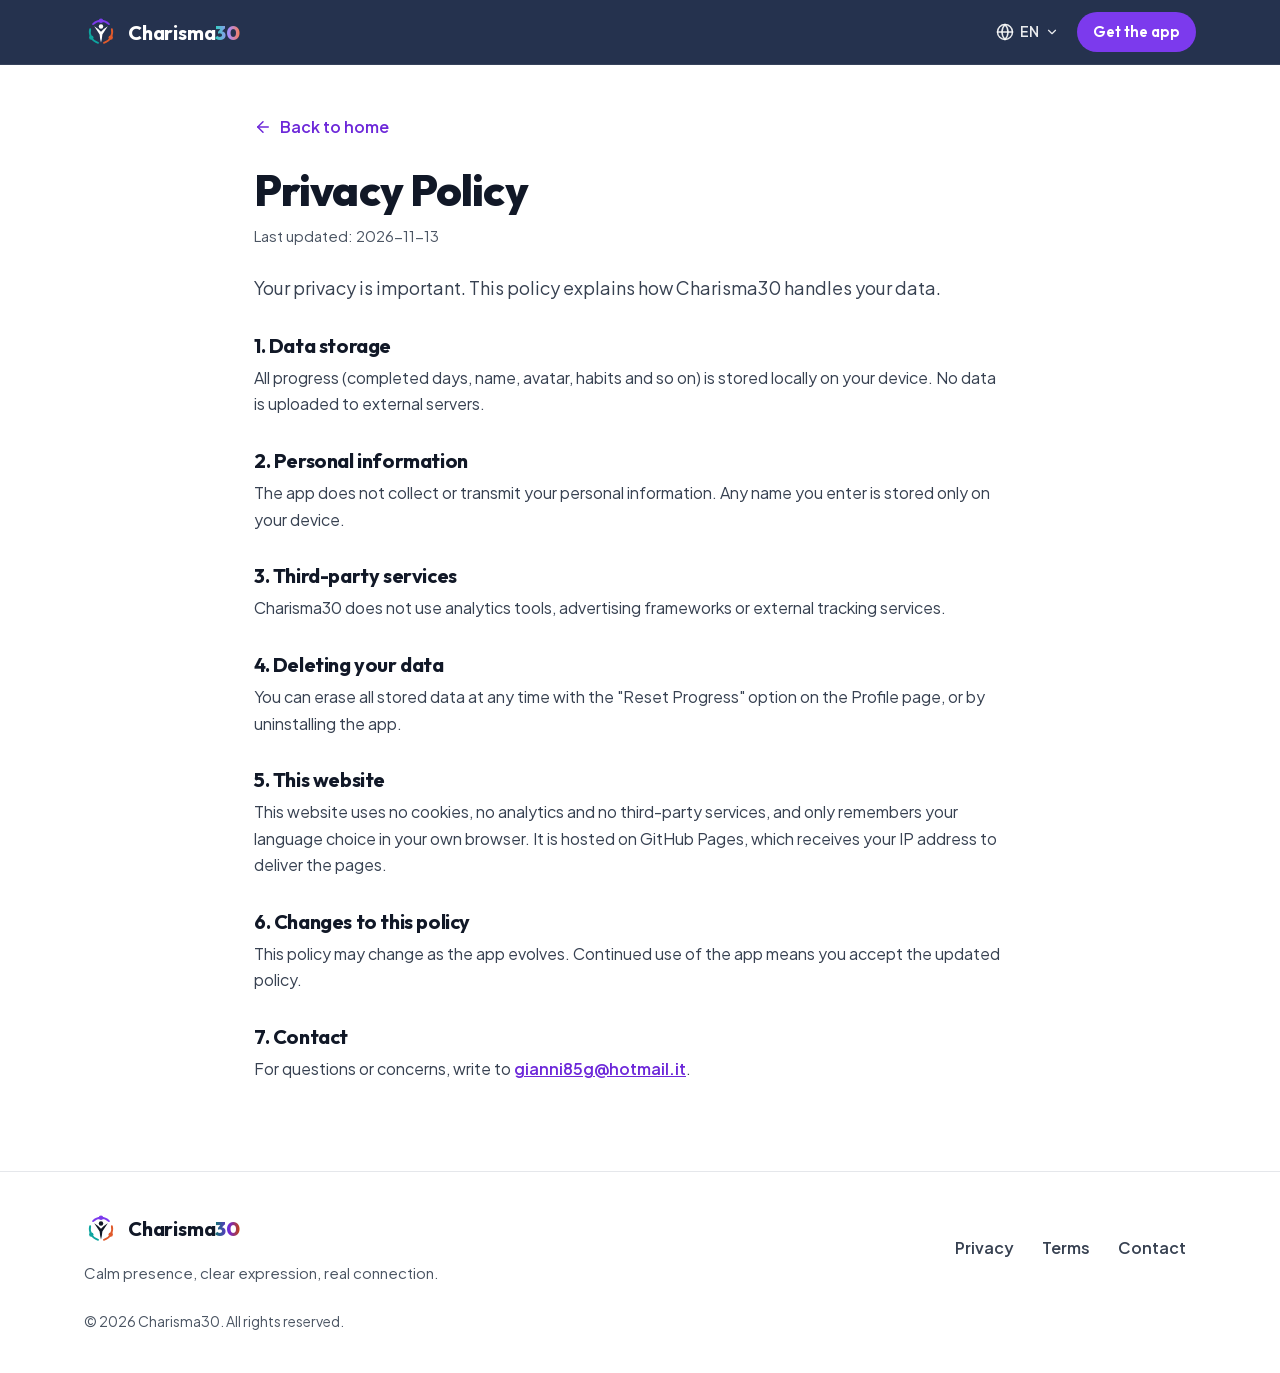
<file: site/privacy/index.html>
<!doctype html>
<html lang="en">
<head>
  <meta charset="utf-8">
  <meta name="viewport" content="width=device-width, initial-scale=1">
  <title>Privacy Policy — Charisma30</title>
  <meta name="description" content="Your privacy is important. This policy explains how Charisma30 handles your data.">
  <meta name="color-scheme" content="light dark">
  <meta name="theme-color" content="#13213F">
  <link rel="canonical" href="https://gianni85g.github.io/charisma30/privacy/">
  <link rel="alternate" hreflang="en" href="https://gianni85g.github.io/charisma30/privacy/">
  <link rel="alternate" hreflang="it" href="https://gianni85g.github.io/charisma30/it/privacy/">
  <link rel="alternate" hreflang="fr" href="https://gianni85g.github.io/charisma30/fr/privacy/">
  <link rel="alternate" hreflang="x-default" href="https://gianni85g.github.io/charisma30/privacy/">
  <meta property="og:type" content="website">
  <meta property="og:title" content="Privacy Policy — Charisma30">
  <meta property="og:description" content="Your privacy is important. This policy explains how Charisma30 handles your data.">
  <meta property="og:locale" content="en_US">
  <meta property="og:image" content="https://gianni85g.github.io/charisma30/assets/img/brand/play-store-feature-graphic-1024x500.png">
  <meta name="twitter:card" content="summary_large_image">
  <link rel="icon" type="image/png" sizes="32x32" href="../assets/img/brand/archi-favicon-32.png">
  <link rel="apple-touch-icon" href="../assets/img/brand/archi-192-navy.png">
  <link rel="preload" href="../assets/fonts/outfit-latin.woff2" as="font" type="font/woff2" crossorigin>
  <link rel="preload" href="../assets/fonts/jakarta-latin.woff2" as="font" type="font/woff2" crossorigin>
  <link rel="stylesheet" href="../assets/styles.css">
  <script src="../assets/main.js" defer></script>
</head>
<body>
  <a class="skip" href="#main">Skip to content</a>
  <header class="site-header">
    <div class="container header-inner">
      <a class="brand" href="../" aria-label="Charisma30 home"><svg class="logo-mark" viewBox="0 0 100 100" aria-hidden="true" focusable="false">
  <g fill="none" stroke-width="5.5" stroke-linecap="round">
    <path d="M26.67 26.67 A33 33 0 0 1 73.33 26.67" stroke="#7C3AED"/>
    <path d="M81.87 41.46 A33 33 0 0 1 58.54 81.87" stroke="#E05A2B"/>
    <path d="M41.46 81.87 A33 33 0 0 1 18.13 41.46" stroke="#0EA5A0"/>
  </g>
  <circle cx="50" cy="17" r="6.5" fill="#7C3AED"/>
  <circle cx="78.58" cy="66.5" r="6.5" fill="#E05A2B"/>
  <circle cx="21.42" cy="66.5" r="6.5" fill="#0EA5A0"/>
  <circle cx="50" cy="34" r="6.5" fill="currentColor"/>
  <path d="M30 33 Q43 41 50 49 Q57 41 70 33 Q62 45 54 57 Q53 70 50 81 Q47 70 46 57 Q38 45 30 33 Z" fill="currentColor"/>
</svg><span>Charisma<b>30</b></span></a>
      
      <div class="header-actions">
      <details class="lang">
        <summary aria-label="Language"><svg class="icon" viewBox="0 0 24 24" fill="none" stroke="currentColor" stroke-width="2" stroke-linecap="round" stroke-linejoin="round" aria-hidden="true" focusable="false"><circle cx="12" cy="12" r="10"/><path d="M12 2a14.5 14.5 0 0 0 0 20 14.5 14.5 0 0 0 0-20"/><path d="M2 12h20"/></svg><span>EN</span><svg class="icon icon-sm" viewBox="0 0 24 24" fill="none" stroke="currentColor" stroke-width="2" stroke-linecap="round" stroke-linejoin="round" aria-hidden="true" focusable="false"><path d="m6 9 6 6 6-6"/></svg></summary>
        <ul class="lang-menu"><li><a href="../privacy/" hreflang="en" lang="en" data-lang="en" aria-current="true">English</a></li><li><a href="../it/privacy/" hreflang="it" lang="it" data-lang="it">Italiano</a></li><li><a href="../fr/privacy/" hreflang="fr" lang="fr" data-lang="fr">Français</a></li></ul>
      </details>
      <a class="btn btn-primary btn-sm header-cta" href="../#download">Get the app</a>
      </div>
    </div>
  </header>
  <main id="main" class="legal">
    <div class="container container-narrow">
      <a class="back" href="../"><svg class="icon icon-sm" viewBox="0 0 24 24" fill="none" stroke="currentColor" stroke-width="2" stroke-linecap="round" stroke-linejoin="round" aria-hidden="true" focusable="false"><path d="m12 19-7-7 7-7"/><path d="M19 12H5"/></svg>Back to home</a>
      <article class="prose">
        <h1>Privacy Policy</h1>
        <p class="updated">Last updated: <time datetime="2026-11-13">2026-11-13</time></p>
        <p class="intro">Your privacy is important. This policy explains how Charisma30 handles your data.</p>
        <h2>1. Data storage</h2>
        <p>All progress (completed days, name, avatar, habits and so on) is stored locally on your device. No data is uploaded to external servers.</p>
        <h2>2. Personal information</h2>
        <p>The app does not collect or transmit your personal information. Any name you enter is stored only on your device.</p>
        <h2>3. Third-party services</h2>
        <p>Charisma30 does not use analytics tools, advertising frameworks or external tracking services.</p>
        <h2>4. Deleting your data</h2>
        <p>You can erase all stored data at any time with the &quot;Reset Progress&quot; option on the Profile page, or by uninstalling the app.</p>
        <h2>5. This website</h2>
        <p>This website uses no cookies, no analytics and no third-party services, and only remembers your language choice in your own browser. It is hosted on GitHub Pages, which receives your IP address to deliver the pages.</p>
        <h2>6. Changes to this policy</h2>
        <p>This policy may change as the app evolves. Continued use of the app means you accept the updated policy.</p>
        <h2>7. Contact</h2>
        <p>For questions or concerns, write to <a href="mailto:gianni85g@hotmail.it">gianni85g@hotmail.it</a>.</p>
      </article>
    </div>
  </main>
  <footer class="site-footer">
    <div class="container footer-inner">
      <div class="footer-brand">
        <a class="brand" href="../"><svg class="logo-mark" viewBox="0 0 100 100" aria-hidden="true" focusable="false">
  <g fill="none" stroke-width="5.5" stroke-linecap="round">
    <path d="M26.67 26.67 A33 33 0 0 1 73.33 26.67" stroke="#7C3AED"/>
    <path d="M81.87 41.46 A33 33 0 0 1 58.54 81.87" stroke="#E05A2B"/>
    <path d="M41.46 81.87 A33 33 0 0 1 18.13 41.46" stroke="#0EA5A0"/>
  </g>
  <circle cx="50" cy="17" r="6.5" fill="#7C3AED"/>
  <circle cx="78.58" cy="66.5" r="6.5" fill="#E05A2B"/>
  <circle cx="21.42" cy="66.5" r="6.5" fill="#0EA5A0"/>
  <circle cx="50" cy="34" r="6.5" fill="currentColor"/>
  <path d="M30 33 Q43 41 50 49 Q57 41 70 33 Q62 45 54 57 Q53 70 50 81 Q47 70 46 57 Q38 45 30 33 Z" fill="currentColor"/>
</svg><span>Charisma<b>30</b></span></a>
        <p>Calm presence, clear expression, real connection.</p>
      </div>
      <nav class="footer-links" aria-label="Footer">
        <a href="../privacy/">Privacy</a>
        <a href="../terms/">Terms</a>
        <a href="mailto:gianni85g@hotmail.it">Contact</a>
      </nav>
      <p class="footer-legal">© 2026 Charisma30. All rights reserved.</p>
    </div>
  </footer>
</body>
</html>
</file>
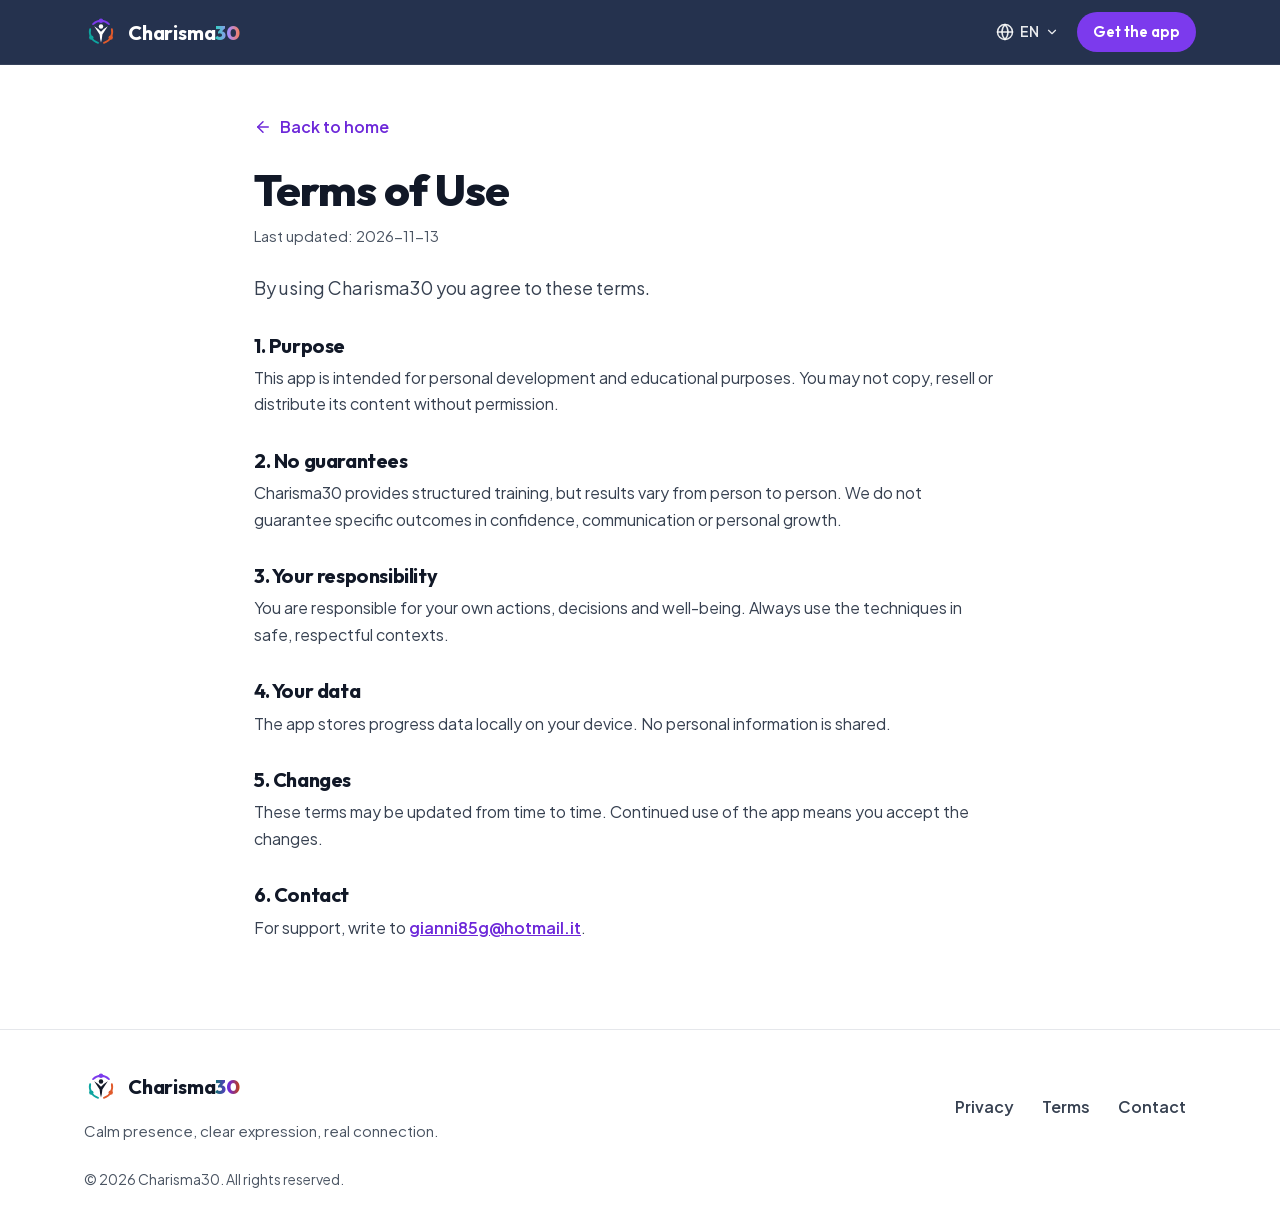
<file: site/terms/index.html>
<!doctype html>
<html lang="en">
<head>
  <meta charset="utf-8">
  <meta name="viewport" content="width=device-width, initial-scale=1">
  <title>Terms of Use — Charisma30</title>
  <meta name="description" content="By using Charisma30 you agree to these terms.">
  <meta name="color-scheme" content="light dark">
  <meta name="theme-color" content="#13213F">
  <link rel="canonical" href="https://gianni85g.github.io/charisma30/terms/">
  <link rel="alternate" hreflang="en" href="https://gianni85g.github.io/charisma30/terms/">
  <link rel="alternate" hreflang="it" href="https://gianni85g.github.io/charisma30/it/terms/">
  <link rel="alternate" hreflang="fr" href="https://gianni85g.github.io/charisma30/fr/terms/">
  <link rel="alternate" hreflang="x-default" href="https://gianni85g.github.io/charisma30/terms/">
  <meta property="og:type" content="website">
  <meta property="og:title" content="Terms of Use — Charisma30">
  <meta property="og:description" content="By using Charisma30 you agree to these terms.">
  <meta property="og:locale" content="en_US">
  <meta property="og:image" content="https://gianni85g.github.io/charisma30/assets/img/brand/play-store-feature-graphic-1024x500.png">
  <meta name="twitter:card" content="summary_large_image">
  <link rel="icon" type="image/png" sizes="32x32" href="../assets/img/brand/archi-favicon-32.png">
  <link rel="apple-touch-icon" href="../assets/img/brand/archi-192-navy.png">
  <link rel="preload" href="../assets/fonts/outfit-latin.woff2" as="font" type="font/woff2" crossorigin>
  <link rel="preload" href="../assets/fonts/jakarta-latin.woff2" as="font" type="font/woff2" crossorigin>
  <link rel="stylesheet" href="../assets/styles.css">
  <script src="../assets/main.js" defer></script>
</head>
<body>
  <a class="skip" href="#main">Skip to content</a>
  <header class="site-header">
    <div class="container header-inner">
      <a class="brand" href="../" aria-label="Charisma30 home"><svg class="logo-mark" viewBox="0 0 100 100" aria-hidden="true" focusable="false">
  <g fill="none" stroke-width="5.5" stroke-linecap="round">
    <path d="M26.67 26.67 A33 33 0 0 1 73.33 26.67" stroke="#7C3AED"/>
    <path d="M81.87 41.46 A33 33 0 0 1 58.54 81.87" stroke="#E05A2B"/>
    <path d="M41.46 81.87 A33 33 0 0 1 18.13 41.46" stroke="#0EA5A0"/>
  </g>
  <circle cx="50" cy="17" r="6.5" fill="#7C3AED"/>
  <circle cx="78.58" cy="66.5" r="6.5" fill="#E05A2B"/>
  <circle cx="21.42" cy="66.5" r="6.5" fill="#0EA5A0"/>
  <circle cx="50" cy="34" r="6.5" fill="currentColor"/>
  <path d="M30 33 Q43 41 50 49 Q57 41 70 33 Q62 45 54 57 Q53 70 50 81 Q47 70 46 57 Q38 45 30 33 Z" fill="currentColor"/>
</svg><span>Charisma<b>30</b></span></a>
      
      <div class="header-actions">
      <details class="lang">
        <summary aria-label="Language"><svg class="icon" viewBox="0 0 24 24" fill="none" stroke="currentColor" stroke-width="2" stroke-linecap="round" stroke-linejoin="round" aria-hidden="true" focusable="false"><circle cx="12" cy="12" r="10"/><path d="M12 2a14.5 14.5 0 0 0 0 20 14.5 14.5 0 0 0 0-20"/><path d="M2 12h20"/></svg><span>EN</span><svg class="icon icon-sm" viewBox="0 0 24 24" fill="none" stroke="currentColor" stroke-width="2" stroke-linecap="round" stroke-linejoin="round" aria-hidden="true" focusable="false"><path d="m6 9 6 6 6-6"/></svg></summary>
        <ul class="lang-menu"><li><a href="../terms/" hreflang="en" lang="en" data-lang="en" aria-current="true">English</a></li><li><a href="../it/terms/" hreflang="it" lang="it" data-lang="it">Italiano</a></li><li><a href="../fr/terms/" hreflang="fr" lang="fr" data-lang="fr">Français</a></li></ul>
      </details>
      <a class="btn btn-primary btn-sm header-cta" href="../#download">Get the app</a>
      </div>
    </div>
  </header>
  <main id="main" class="legal">
    <div class="container container-narrow">
      <a class="back" href="../"><svg class="icon icon-sm" viewBox="0 0 24 24" fill="none" stroke="currentColor" stroke-width="2" stroke-linecap="round" stroke-linejoin="round" aria-hidden="true" focusable="false"><path d="m12 19-7-7 7-7"/><path d="M19 12H5"/></svg>Back to home</a>
      <article class="prose">
        <h1>Terms of Use</h1>
        <p class="updated">Last updated: <time datetime="2026-11-13">2026-11-13</time></p>
        <p class="intro">By using Charisma30 you agree to these terms.</p>
        <h2>1. Purpose</h2>
        <p>This app is intended for personal development and educational purposes. You may not copy, resell or distribute its content without permission.</p>
        <h2>2. No guarantees</h2>
        <p>Charisma30 provides structured training, but results vary from person to person. We do not guarantee specific outcomes in confidence, communication or personal growth.</p>
        <h2>3. Your responsibility</h2>
        <p>You are responsible for your own actions, decisions and well-being. Always use the techniques in safe, respectful contexts.</p>
        <h2>4. Your data</h2>
        <p>The app stores progress data locally on your device. No personal information is shared.</p>
        <h2>5. Changes</h2>
        <p>These terms may be updated from time to time. Continued use of the app means you accept the changes.</p>
        <h2>6. Contact</h2>
        <p>For support, write to <a href="mailto:gianni85g@hotmail.it">gianni85g@hotmail.it</a>.</p>
      </article>
    </div>
  </main>
  <footer class="site-footer">
    <div class="container footer-inner">
      <div class="footer-brand">
        <a class="brand" href="../"><svg class="logo-mark" viewBox="0 0 100 100" aria-hidden="true" focusable="false">
  <g fill="none" stroke-width="5.5" stroke-linecap="round">
    <path d="M26.67 26.67 A33 33 0 0 1 73.33 26.67" stroke="#7C3AED"/>
    <path d="M81.87 41.46 A33 33 0 0 1 58.54 81.87" stroke="#E05A2B"/>
    <path d="M41.46 81.87 A33 33 0 0 1 18.13 41.46" stroke="#0EA5A0"/>
  </g>
  <circle cx="50" cy="17" r="6.5" fill="#7C3AED"/>
  <circle cx="78.58" cy="66.5" r="6.5" fill="#E05A2B"/>
  <circle cx="21.42" cy="66.5" r="6.5" fill="#0EA5A0"/>
  <circle cx="50" cy="34" r="6.5" fill="currentColor"/>
  <path d="M30 33 Q43 41 50 49 Q57 41 70 33 Q62 45 54 57 Q53 70 50 81 Q47 70 46 57 Q38 45 30 33 Z" fill="currentColor"/>
</svg><span>Charisma<b>30</b></span></a>
        <p>Calm presence, clear expression, real connection.</p>
      </div>
      <nav class="footer-links" aria-label="Footer">
        <a href="../privacy/">Privacy</a>
        <a href="../terms/">Terms</a>
        <a href="mailto:gianni85g@hotmail.it">Contact</a>
      </nav>
      <p class="footer-legal">© 2026 Charisma30. All rights reserved.</p>
    </div>
  </footer>
</body>
</html>
</file>
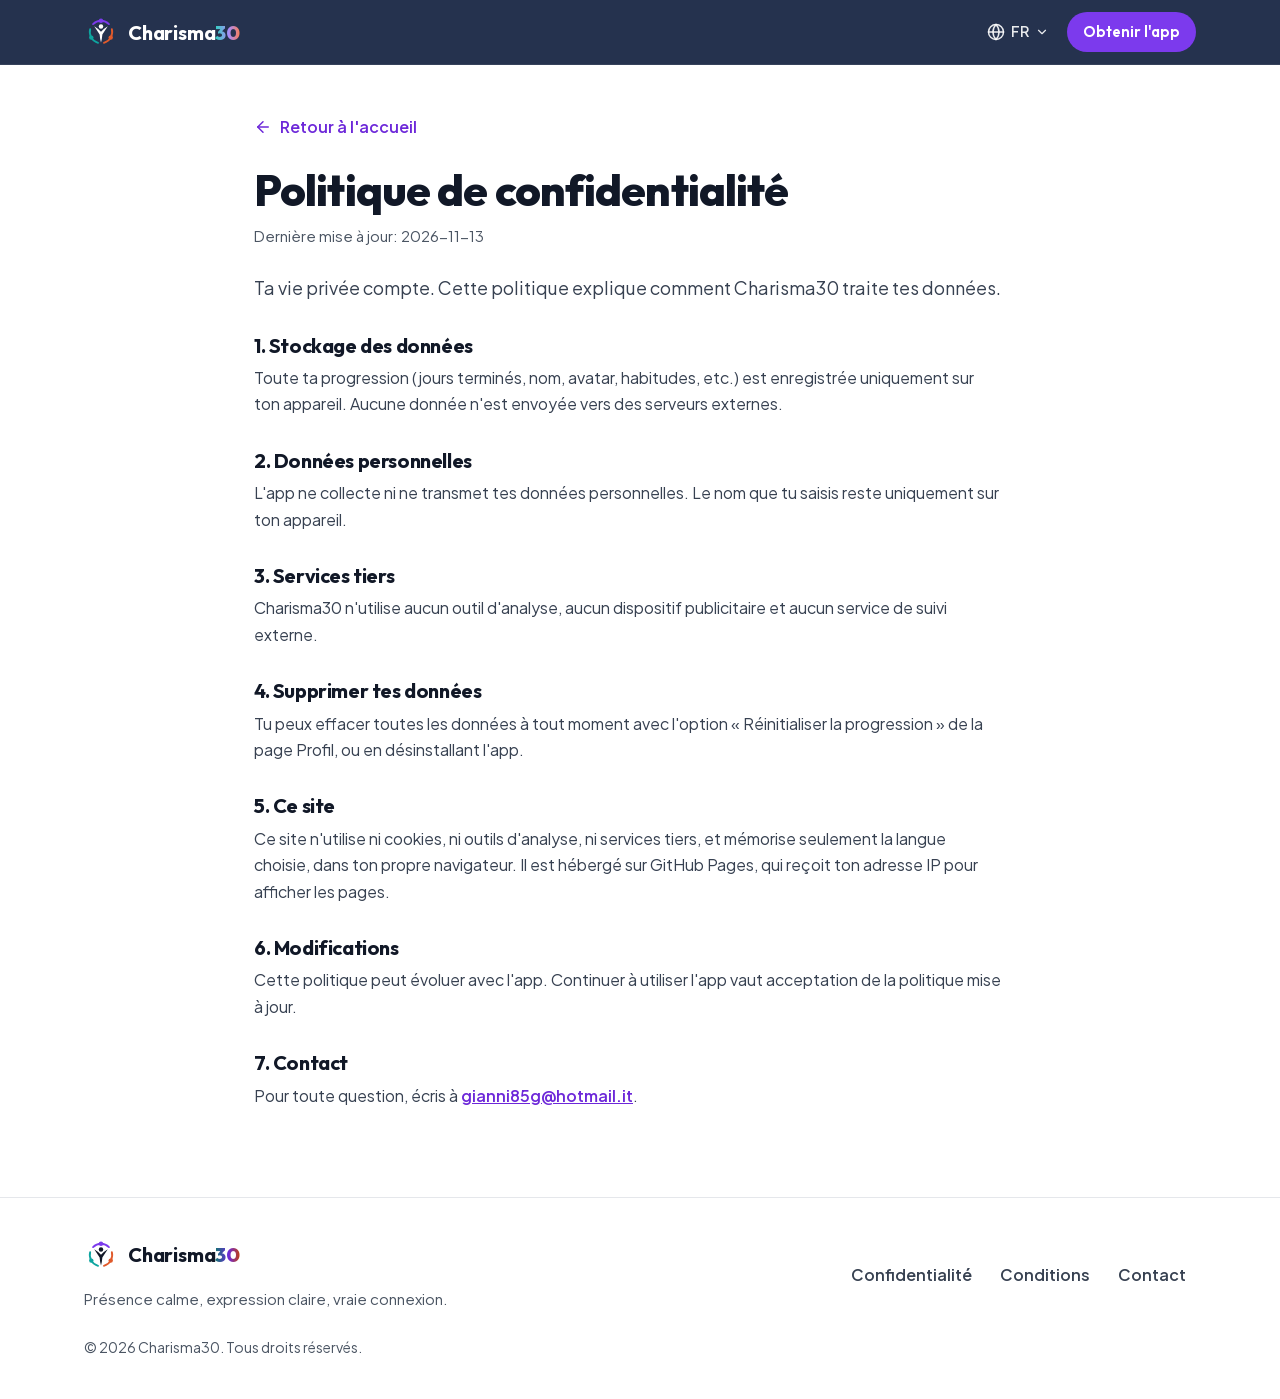
<file: site/fr/privacy/index.html>
<!doctype html>
<html lang="fr">
<head>
  <meta charset="utf-8">
  <meta name="viewport" content="width=device-width, initial-scale=1">
  <title>Politique de confidentialité — Charisma30</title>
  <meta name="description" content="Ta vie privée compte. Cette politique explique comment Charisma30 traite tes données.">
  <meta name="color-scheme" content="light dark">
  <meta name="theme-color" content="#13213F">
  <link rel="canonical" href="https://gianni85g.github.io/charisma30/fr/privacy/">
  <link rel="alternate" hreflang="en" href="https://gianni85g.github.io/charisma30/privacy/">
  <link rel="alternate" hreflang="it" href="https://gianni85g.github.io/charisma30/it/privacy/">
  <link rel="alternate" hreflang="fr" href="https://gianni85g.github.io/charisma30/fr/privacy/">
  <link rel="alternate" hreflang="x-default" href="https://gianni85g.github.io/charisma30/privacy/">
  <meta property="og:type" content="website">
  <meta property="og:title" content="Politique de confidentialité — Charisma30">
  <meta property="og:description" content="Ta vie privée compte. Cette politique explique comment Charisma30 traite tes données.">
  <meta property="og:locale" content="fr_FR">
  <meta property="og:image" content="https://gianni85g.github.io/charisma30/assets/img/brand/play-store-feature-graphic-1024x500.png">
  <meta name="twitter:card" content="summary_large_image">
  <link rel="icon" type="image/png" sizes="32x32" href="../../assets/img/brand/archi-favicon-32.png">
  <link rel="apple-touch-icon" href="../../assets/img/brand/archi-192-navy.png">
  <link rel="preload" href="../../assets/fonts/outfit-latin.woff2" as="font" type="font/woff2" crossorigin>
  <link rel="preload" href="../../assets/fonts/jakarta-latin.woff2" as="font" type="font/woff2" crossorigin>
  <link rel="stylesheet" href="../../assets/styles.css">
  <script src="../../assets/main.js" defer></script>
</head>
<body>
  <a class="skip" href="#main">Aller au contenu</a>
  <header class="site-header">
    <div class="container header-inner">
      <a class="brand" href="../../fr/" aria-label="Charisma30 home"><svg class="logo-mark" viewBox="0 0 100 100" aria-hidden="true" focusable="false">
  <g fill="none" stroke-width="5.5" stroke-linecap="round">
    <path d="M26.67 26.67 A33 33 0 0 1 73.33 26.67" stroke="#7C3AED"/>
    <path d="M81.87 41.46 A33 33 0 0 1 58.54 81.87" stroke="#E05A2B"/>
    <path d="M41.46 81.87 A33 33 0 0 1 18.13 41.46" stroke="#0EA5A0"/>
  </g>
  <circle cx="50" cy="17" r="6.5" fill="#7C3AED"/>
  <circle cx="78.58" cy="66.5" r="6.5" fill="#E05A2B"/>
  <circle cx="21.42" cy="66.5" r="6.5" fill="#0EA5A0"/>
  <circle cx="50" cy="34" r="6.5" fill="currentColor"/>
  <path d="M30 33 Q43 41 50 49 Q57 41 70 33 Q62 45 54 57 Q53 70 50 81 Q47 70 46 57 Q38 45 30 33 Z" fill="currentColor"/>
</svg><span>Charisma<b>30</b></span></a>
      
      <div class="header-actions">
      <details class="lang">
        <summary aria-label="Langue"><svg class="icon" viewBox="0 0 24 24" fill="none" stroke="currentColor" stroke-width="2" stroke-linecap="round" stroke-linejoin="round" aria-hidden="true" focusable="false"><circle cx="12" cy="12" r="10"/><path d="M12 2a14.5 14.5 0 0 0 0 20 14.5 14.5 0 0 0 0-20"/><path d="M2 12h20"/></svg><span>FR</span><svg class="icon icon-sm" viewBox="0 0 24 24" fill="none" stroke="currentColor" stroke-width="2" stroke-linecap="round" stroke-linejoin="round" aria-hidden="true" focusable="false"><path d="m6 9 6 6 6-6"/></svg></summary>
        <ul class="lang-menu"><li><a href="../../privacy/" hreflang="en" lang="en" data-lang="en">English</a></li><li><a href="../../it/privacy/" hreflang="it" lang="it" data-lang="it">Italiano</a></li><li><a href="../../fr/privacy/" hreflang="fr" lang="fr" data-lang="fr" aria-current="true">Français</a></li></ul>
      </details>
      <a class="btn btn-primary btn-sm header-cta" href="../../fr/#download">Obtenir l'app</a>
      </div>
    </div>
  </header>
  <main id="main" class="legal">
    <div class="container container-narrow">
      <a class="back" href="../../fr/"><svg class="icon icon-sm" viewBox="0 0 24 24" fill="none" stroke="currentColor" stroke-width="2" stroke-linecap="round" stroke-linejoin="round" aria-hidden="true" focusable="false"><path d="m12 19-7-7 7-7"/><path d="M19 12H5"/></svg>Retour à l'accueil</a>
      <article class="prose">
        <h1>Politique de confidentialité</h1>
        <p class="updated">Dernière mise à jour: <time datetime="2026-11-13">2026-11-13</time></p>
        <p class="intro">Ta vie privée compte. Cette politique explique comment Charisma30 traite tes données.</p>
        <h2>1. Stockage des données</h2>
        <p>Toute ta progression (jours terminés, nom, avatar, habitudes, etc.) est enregistrée uniquement sur ton appareil. Aucune donnée n'est envoyée vers des serveurs externes.</p>
        <h2>2. Données personnelles</h2>
        <p>L'app ne collecte ni ne transmet tes données personnelles. Le nom que tu saisis reste uniquement sur ton appareil.</p>
        <h2>3. Services tiers</h2>
        <p>Charisma30 n'utilise aucun outil d'analyse, aucun dispositif publicitaire et aucun service de suivi externe.</p>
        <h2>4. Supprimer tes données</h2>
        <p>Tu peux effacer toutes les données à tout moment avec l'option « Réinitialiser la progression » de la page Profil, ou en désinstallant l'app.</p>
        <h2>5. Ce site</h2>
        <p>Ce site n'utilise ni cookies, ni outils d'analyse, ni services tiers, et mémorise seulement la langue choisie, dans ton propre navigateur. Il est hébergé sur GitHub Pages, qui reçoit ton adresse IP pour afficher les pages.</p>
        <h2>6. Modifications</h2>
        <p>Cette politique peut évoluer avec l'app. Continuer à utiliser l'app vaut acceptation de la politique mise à jour.</p>
        <h2>7. Contact</h2>
        <p>Pour toute question, écris à <a href="mailto:gianni85g@hotmail.it">gianni85g@hotmail.it</a>.</p>
      </article>
    </div>
  </main>
  <footer class="site-footer">
    <div class="container footer-inner">
      <div class="footer-brand">
        <a class="brand" href="../../fr/"><svg class="logo-mark" viewBox="0 0 100 100" aria-hidden="true" focusable="false">
  <g fill="none" stroke-width="5.5" stroke-linecap="round">
    <path d="M26.67 26.67 A33 33 0 0 1 73.33 26.67" stroke="#7C3AED"/>
    <path d="M81.87 41.46 A33 33 0 0 1 58.54 81.87" stroke="#E05A2B"/>
    <path d="M41.46 81.87 A33 33 0 0 1 18.13 41.46" stroke="#0EA5A0"/>
  </g>
  <circle cx="50" cy="17" r="6.5" fill="#7C3AED"/>
  <circle cx="78.58" cy="66.5" r="6.5" fill="#E05A2B"/>
  <circle cx="21.42" cy="66.5" r="6.5" fill="#0EA5A0"/>
  <circle cx="50" cy="34" r="6.5" fill="currentColor"/>
  <path d="M30 33 Q43 41 50 49 Q57 41 70 33 Q62 45 54 57 Q53 70 50 81 Q47 70 46 57 Q38 45 30 33 Z" fill="currentColor"/>
</svg><span>Charisma<b>30</b></span></a>
        <p>Présence calme, expression claire, vraie connexion.</p>
      </div>
      <nav class="footer-links" aria-label="Footer">
        <a href="../../fr/privacy/">Confidentialité</a>
        <a href="../../fr/terms/">Conditions</a>
        <a href="mailto:gianni85g@hotmail.it">Contact</a>
      </nav>
      <p class="footer-legal">© 2026 Charisma30. Tous droits réservés.</p>
    </div>
  </footer>
</body>
</html>
</file>
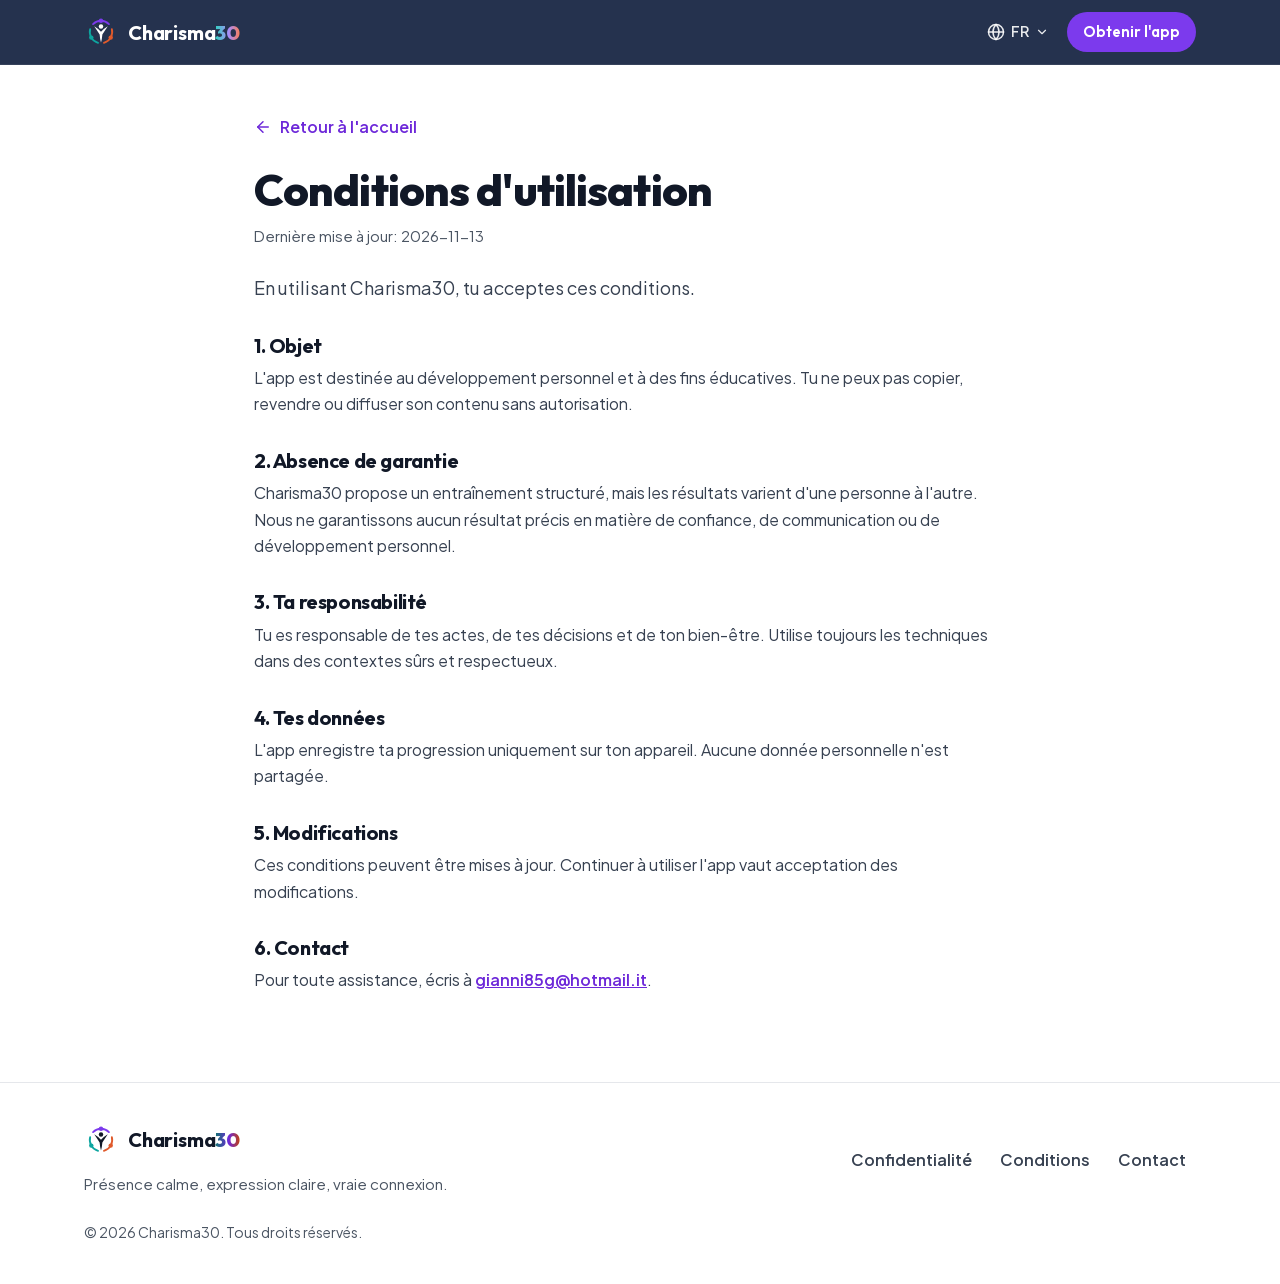
<file: site/fr/terms/index.html>
<!doctype html>
<html lang="fr">
<head>
  <meta charset="utf-8">
  <meta name="viewport" content="width=device-width, initial-scale=1">
  <title>Conditions d'utilisation — Charisma30</title>
  <meta name="description" content="En utilisant Charisma30, tu acceptes ces conditions.">
  <meta name="color-scheme" content="light dark">
  <meta name="theme-color" content="#13213F">
  <link rel="canonical" href="https://gianni85g.github.io/charisma30/fr/terms/">
  <link rel="alternate" hreflang="en" href="https://gianni85g.github.io/charisma30/terms/">
  <link rel="alternate" hreflang="it" href="https://gianni85g.github.io/charisma30/it/terms/">
  <link rel="alternate" hreflang="fr" href="https://gianni85g.github.io/charisma30/fr/terms/">
  <link rel="alternate" hreflang="x-default" href="https://gianni85g.github.io/charisma30/terms/">
  <meta property="og:type" content="website">
  <meta property="og:title" content="Conditions d'utilisation — Charisma30">
  <meta property="og:description" content="En utilisant Charisma30, tu acceptes ces conditions.">
  <meta property="og:locale" content="fr_FR">
  <meta property="og:image" content="https://gianni85g.github.io/charisma30/assets/img/brand/play-store-feature-graphic-1024x500.png">
  <meta name="twitter:card" content="summary_large_image">
  <link rel="icon" type="image/png" sizes="32x32" href="../../assets/img/brand/archi-favicon-32.png">
  <link rel="apple-touch-icon" href="../../assets/img/brand/archi-192-navy.png">
  <link rel="preload" href="../../assets/fonts/outfit-latin.woff2" as="font" type="font/woff2" crossorigin>
  <link rel="preload" href="../../assets/fonts/jakarta-latin.woff2" as="font" type="font/woff2" crossorigin>
  <link rel="stylesheet" href="../../assets/styles.css">
  <script src="../../assets/main.js" defer></script>
</head>
<body>
  <a class="skip" href="#main">Aller au contenu</a>
  <header class="site-header">
    <div class="container header-inner">
      <a class="brand" href="../../fr/" aria-label="Charisma30 home"><svg class="logo-mark" viewBox="0 0 100 100" aria-hidden="true" focusable="false">
  <g fill="none" stroke-width="5.5" stroke-linecap="round">
    <path d="M26.67 26.67 A33 33 0 0 1 73.33 26.67" stroke="#7C3AED"/>
    <path d="M81.87 41.46 A33 33 0 0 1 58.54 81.87" stroke="#E05A2B"/>
    <path d="M41.46 81.87 A33 33 0 0 1 18.13 41.46" stroke="#0EA5A0"/>
  </g>
  <circle cx="50" cy="17" r="6.5" fill="#7C3AED"/>
  <circle cx="78.58" cy="66.5" r="6.5" fill="#E05A2B"/>
  <circle cx="21.42" cy="66.5" r="6.5" fill="#0EA5A0"/>
  <circle cx="50" cy="34" r="6.5" fill="currentColor"/>
  <path d="M30 33 Q43 41 50 49 Q57 41 70 33 Q62 45 54 57 Q53 70 50 81 Q47 70 46 57 Q38 45 30 33 Z" fill="currentColor"/>
</svg><span>Charisma<b>30</b></span></a>
      
      <div class="header-actions">
      <details class="lang">
        <summary aria-label="Langue"><svg class="icon" viewBox="0 0 24 24" fill="none" stroke="currentColor" stroke-width="2" stroke-linecap="round" stroke-linejoin="round" aria-hidden="true" focusable="false"><circle cx="12" cy="12" r="10"/><path d="M12 2a14.5 14.5 0 0 0 0 20 14.5 14.5 0 0 0 0-20"/><path d="M2 12h20"/></svg><span>FR</span><svg class="icon icon-sm" viewBox="0 0 24 24" fill="none" stroke="currentColor" stroke-width="2" stroke-linecap="round" stroke-linejoin="round" aria-hidden="true" focusable="false"><path d="m6 9 6 6 6-6"/></svg></summary>
        <ul class="lang-menu"><li><a href="../../terms/" hreflang="en" lang="en" data-lang="en">English</a></li><li><a href="../../it/terms/" hreflang="it" lang="it" data-lang="it">Italiano</a></li><li><a href="../../fr/terms/" hreflang="fr" lang="fr" data-lang="fr" aria-current="true">Français</a></li></ul>
      </details>
      <a class="btn btn-primary btn-sm header-cta" href="../../fr/#download">Obtenir l'app</a>
      </div>
    </div>
  </header>
  <main id="main" class="legal">
    <div class="container container-narrow">
      <a class="back" href="../../fr/"><svg class="icon icon-sm" viewBox="0 0 24 24" fill="none" stroke="currentColor" stroke-width="2" stroke-linecap="round" stroke-linejoin="round" aria-hidden="true" focusable="false"><path d="m12 19-7-7 7-7"/><path d="M19 12H5"/></svg>Retour à l'accueil</a>
      <article class="prose">
        <h1>Conditions d'utilisation</h1>
        <p class="updated">Dernière mise à jour: <time datetime="2026-11-13">2026-11-13</time></p>
        <p class="intro">En utilisant Charisma30, tu acceptes ces conditions.</p>
        <h2>1. Objet</h2>
        <p>L'app est destinée au développement personnel et à des fins éducatives. Tu ne peux pas copier, revendre ou diffuser son contenu sans autorisation.</p>
        <h2>2. Absence de garantie</h2>
        <p>Charisma30 propose un entraînement structuré, mais les résultats varient d'une personne à l'autre. Nous ne garantissons aucun résultat précis en matière de confiance, de communication ou de développement personnel.</p>
        <h2>3. Ta responsabilité</h2>
        <p>Tu es responsable de tes actes, de tes décisions et de ton bien-être. Utilise toujours les techniques dans des contextes sûrs et respectueux.</p>
        <h2>4. Tes données</h2>
        <p>L'app enregistre ta progression uniquement sur ton appareil. Aucune donnée personnelle n'est partagée.</p>
        <h2>5. Modifications</h2>
        <p>Ces conditions peuvent être mises à jour. Continuer à utiliser l'app vaut acceptation des modifications.</p>
        <h2>6. Contact</h2>
        <p>Pour toute assistance, écris à <a href="mailto:gianni85g@hotmail.it">gianni85g@hotmail.it</a>.</p>
      </article>
    </div>
  </main>
  <footer class="site-footer">
    <div class="container footer-inner">
      <div class="footer-brand">
        <a class="brand" href="../../fr/"><svg class="logo-mark" viewBox="0 0 100 100" aria-hidden="true" focusable="false">
  <g fill="none" stroke-width="5.5" stroke-linecap="round">
    <path d="M26.67 26.67 A33 33 0 0 1 73.33 26.67" stroke="#7C3AED"/>
    <path d="M81.87 41.46 A33 33 0 0 1 58.54 81.87" stroke="#E05A2B"/>
    <path d="M41.46 81.87 A33 33 0 0 1 18.13 41.46" stroke="#0EA5A0"/>
  </g>
  <circle cx="50" cy="17" r="6.5" fill="#7C3AED"/>
  <circle cx="78.58" cy="66.5" r="6.5" fill="#E05A2B"/>
  <circle cx="21.42" cy="66.5" r="6.5" fill="#0EA5A0"/>
  <circle cx="50" cy="34" r="6.5" fill="currentColor"/>
  <path d="M30 33 Q43 41 50 49 Q57 41 70 33 Q62 45 54 57 Q53 70 50 81 Q47 70 46 57 Q38 45 30 33 Z" fill="currentColor"/>
</svg><span>Charisma<b>30</b></span></a>
        <p>Présence calme, expression claire, vraie connexion.</p>
      </div>
      <nav class="footer-links" aria-label="Footer">
        <a href="../../fr/privacy/">Confidentialité</a>
        <a href="../../fr/terms/">Conditions</a>
        <a href="mailto:gianni85g@hotmail.it">Contact</a>
      </nav>
      <p class="footer-legal">© 2026 Charisma30. Tous droits réservés.</p>
    </div>
  </footer>
</body>
</html>
</file>
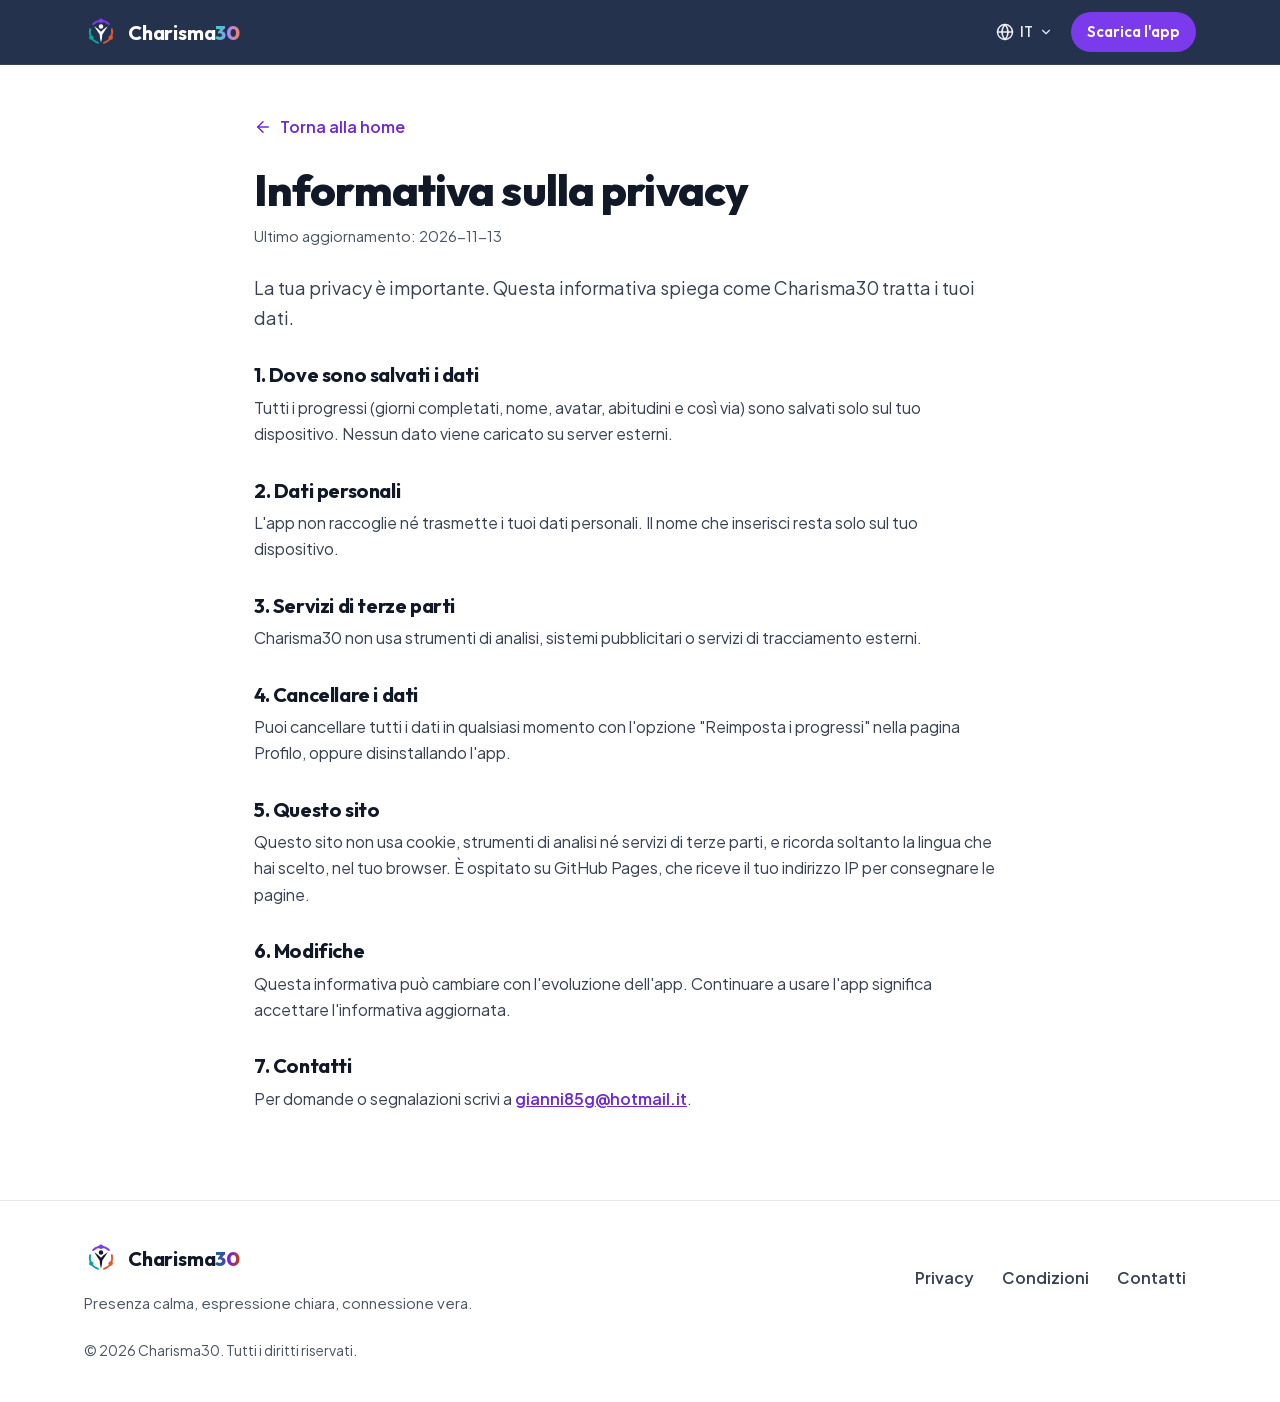
<file: site/it/privacy/index.html>
<!doctype html>
<html lang="it">
<head>
  <meta charset="utf-8">
  <meta name="viewport" content="width=device-width, initial-scale=1">
  <title>Informativa sulla privacy — Charisma30</title>
  <meta name="description" content="La tua privacy è importante. Questa informativa spiega come Charisma30 tratta i tuoi dati.">
  <meta name="color-scheme" content="light dark">
  <meta name="theme-color" content="#13213F">
  <link rel="canonical" href="https://gianni85g.github.io/charisma30/it/privacy/">
  <link rel="alternate" hreflang="en" href="https://gianni85g.github.io/charisma30/privacy/">
  <link rel="alternate" hreflang="it" href="https://gianni85g.github.io/charisma30/it/privacy/">
  <link rel="alternate" hreflang="fr" href="https://gianni85g.github.io/charisma30/fr/privacy/">
  <link rel="alternate" hreflang="x-default" href="https://gianni85g.github.io/charisma30/privacy/">
  <meta property="og:type" content="website">
  <meta property="og:title" content="Informativa sulla privacy — Charisma30">
  <meta property="og:description" content="La tua privacy è importante. Questa informativa spiega come Charisma30 tratta i tuoi dati.">
  <meta property="og:locale" content="it_IT">
  <meta property="og:image" content="https://gianni85g.github.io/charisma30/assets/img/brand/play-store-feature-graphic-1024x500.png">
  <meta name="twitter:card" content="summary_large_image">
  <link rel="icon" type="image/png" sizes="32x32" href="../../assets/img/brand/archi-favicon-32.png">
  <link rel="apple-touch-icon" href="../../assets/img/brand/archi-192-navy.png">
  <link rel="preload" href="../../assets/fonts/outfit-latin.woff2" as="font" type="font/woff2" crossorigin>
  <link rel="preload" href="../../assets/fonts/jakarta-latin.woff2" as="font" type="font/woff2" crossorigin>
  <link rel="stylesheet" href="../../assets/styles.css">
  <script src="../../assets/main.js" defer></script>
</head>
<body>
  <a class="skip" href="#main">Vai al contenuto</a>
  <header class="site-header">
    <div class="container header-inner">
      <a class="brand" href="../../it/" aria-label="Charisma30 home"><svg class="logo-mark" viewBox="0 0 100 100" aria-hidden="true" focusable="false">
  <g fill="none" stroke-width="5.5" stroke-linecap="round">
    <path d="M26.67 26.67 A33 33 0 0 1 73.33 26.67" stroke="#7C3AED"/>
    <path d="M81.87 41.46 A33 33 0 0 1 58.54 81.87" stroke="#E05A2B"/>
    <path d="M41.46 81.87 A33 33 0 0 1 18.13 41.46" stroke="#0EA5A0"/>
  </g>
  <circle cx="50" cy="17" r="6.5" fill="#7C3AED"/>
  <circle cx="78.58" cy="66.5" r="6.5" fill="#E05A2B"/>
  <circle cx="21.42" cy="66.5" r="6.5" fill="#0EA5A0"/>
  <circle cx="50" cy="34" r="6.5" fill="currentColor"/>
  <path d="M30 33 Q43 41 50 49 Q57 41 70 33 Q62 45 54 57 Q53 70 50 81 Q47 70 46 57 Q38 45 30 33 Z" fill="currentColor"/>
</svg><span>Charisma<b>30</b></span></a>
      
      <div class="header-actions">
      <details class="lang">
        <summary aria-label="Lingua"><svg class="icon" viewBox="0 0 24 24" fill="none" stroke="currentColor" stroke-width="2" stroke-linecap="round" stroke-linejoin="round" aria-hidden="true" focusable="false"><circle cx="12" cy="12" r="10"/><path d="M12 2a14.5 14.5 0 0 0 0 20 14.5 14.5 0 0 0 0-20"/><path d="M2 12h20"/></svg><span>IT</span><svg class="icon icon-sm" viewBox="0 0 24 24" fill="none" stroke="currentColor" stroke-width="2" stroke-linecap="round" stroke-linejoin="round" aria-hidden="true" focusable="false"><path d="m6 9 6 6 6-6"/></svg></summary>
        <ul class="lang-menu"><li><a href="../../privacy/" hreflang="en" lang="en" data-lang="en">English</a></li><li><a href="../../it/privacy/" hreflang="it" lang="it" data-lang="it" aria-current="true">Italiano</a></li><li><a href="../../fr/privacy/" hreflang="fr" lang="fr" data-lang="fr">Français</a></li></ul>
      </details>
      <a class="btn btn-primary btn-sm header-cta" href="../../it/#download">Scarica l'app</a>
      </div>
    </div>
  </header>
  <main id="main" class="legal">
    <div class="container container-narrow">
      <a class="back" href="../../it/"><svg class="icon icon-sm" viewBox="0 0 24 24" fill="none" stroke="currentColor" stroke-width="2" stroke-linecap="round" stroke-linejoin="round" aria-hidden="true" focusable="false"><path d="m12 19-7-7 7-7"/><path d="M19 12H5"/></svg>Torna alla home</a>
      <article class="prose">
        <h1>Informativa sulla privacy</h1>
        <p class="updated">Ultimo aggiornamento: <time datetime="2026-11-13">2026-11-13</time></p>
        <p class="intro">La tua privacy è importante. Questa informativa spiega come Charisma30 tratta i tuoi dati.</p>
        <h2>1. Dove sono salvati i dati</h2>
        <p>Tutti i progressi (giorni completati, nome, avatar, abitudini e così via) sono salvati solo sul tuo dispositivo. Nessun dato viene caricato su server esterni.</p>
        <h2>2. Dati personali</h2>
        <p>L'app non raccoglie né trasmette i tuoi dati personali. Il nome che inserisci resta solo sul tuo dispositivo.</p>
        <h2>3. Servizi di terze parti</h2>
        <p>Charisma30 non usa strumenti di analisi, sistemi pubblicitari o servizi di tracciamento esterni.</p>
        <h2>4. Cancellare i dati</h2>
        <p>Puoi cancellare tutti i dati in qualsiasi momento con l'opzione &quot;Reimposta i progressi&quot; nella pagina Profilo, oppure disinstallando l'app.</p>
        <h2>5. Questo sito</h2>
        <p>Questo sito non usa cookie, strumenti di analisi né servizi di terze parti, e ricorda soltanto la lingua che hai scelto, nel tuo browser. È ospitato su GitHub Pages, che riceve il tuo indirizzo IP per consegnare le pagine.</p>
        <h2>6. Modifiche</h2>
        <p>Questa informativa può cambiare con l'evoluzione dell'app. Continuare a usare l'app significa accettare l'informativa aggiornata.</p>
        <h2>7. Contatti</h2>
        <p>Per domande o segnalazioni scrivi a <a href="mailto:gianni85g@hotmail.it">gianni85g@hotmail.it</a>.</p>
      </article>
    </div>
  </main>
  <footer class="site-footer">
    <div class="container footer-inner">
      <div class="footer-brand">
        <a class="brand" href="../../it/"><svg class="logo-mark" viewBox="0 0 100 100" aria-hidden="true" focusable="false">
  <g fill="none" stroke-width="5.5" stroke-linecap="round">
    <path d="M26.67 26.67 A33 33 0 0 1 73.33 26.67" stroke="#7C3AED"/>
    <path d="M81.87 41.46 A33 33 0 0 1 58.54 81.87" stroke="#E05A2B"/>
    <path d="M41.46 81.87 A33 33 0 0 1 18.13 41.46" stroke="#0EA5A0"/>
  </g>
  <circle cx="50" cy="17" r="6.5" fill="#7C3AED"/>
  <circle cx="78.58" cy="66.5" r="6.5" fill="#E05A2B"/>
  <circle cx="21.42" cy="66.5" r="6.5" fill="#0EA5A0"/>
  <circle cx="50" cy="34" r="6.5" fill="currentColor"/>
  <path d="M30 33 Q43 41 50 49 Q57 41 70 33 Q62 45 54 57 Q53 70 50 81 Q47 70 46 57 Q38 45 30 33 Z" fill="currentColor"/>
</svg><span>Charisma<b>30</b></span></a>
        <p>Presenza calma, espressione chiara, connessione vera.</p>
      </div>
      <nav class="footer-links" aria-label="Footer">
        <a href="../../it/privacy/">Privacy</a>
        <a href="../../it/terms/">Condizioni</a>
        <a href="mailto:gianni85g@hotmail.it">Contatti</a>
      </nav>
      <p class="footer-legal">© 2026 Charisma30. Tutti i diritti riservati.</p>
    </div>
  </footer>
</body>
</html>
</file>
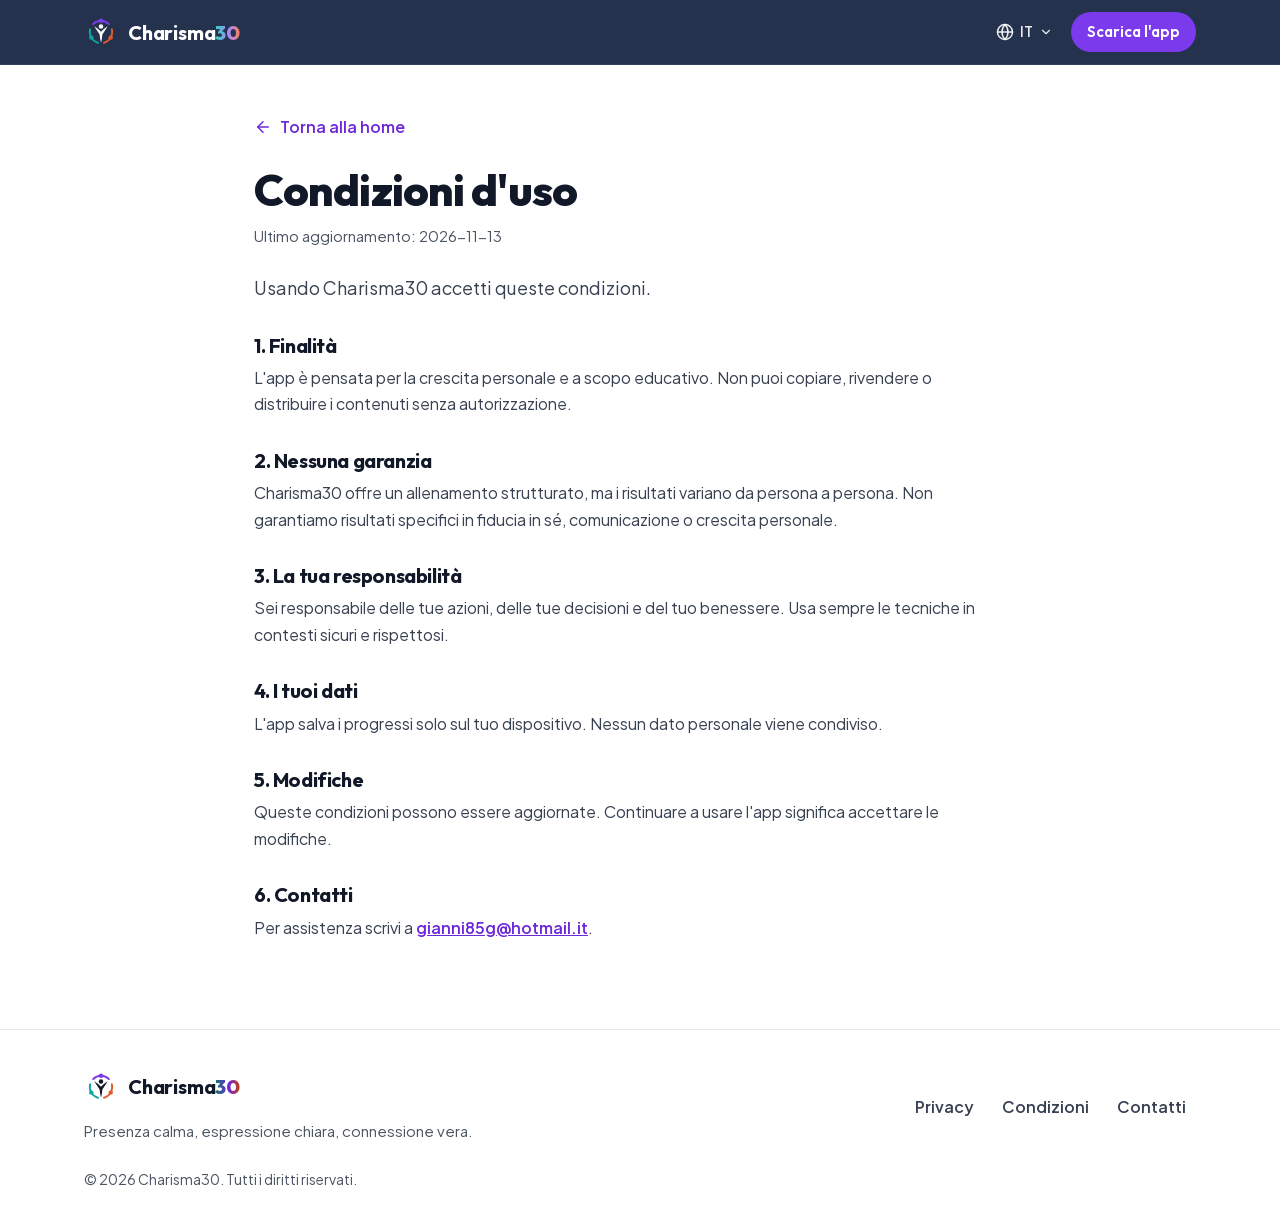
<file: site/it/terms/index.html>
<!doctype html>
<html lang="it">
<head>
  <meta charset="utf-8">
  <meta name="viewport" content="width=device-width, initial-scale=1">
  <title>Condizioni d'uso — Charisma30</title>
  <meta name="description" content="Usando Charisma30 accetti queste condizioni.">
  <meta name="color-scheme" content="light dark">
  <meta name="theme-color" content="#13213F">
  <link rel="canonical" href="https://gianni85g.github.io/charisma30/it/terms/">
  <link rel="alternate" hreflang="en" href="https://gianni85g.github.io/charisma30/terms/">
  <link rel="alternate" hreflang="it" href="https://gianni85g.github.io/charisma30/it/terms/">
  <link rel="alternate" hreflang="fr" href="https://gianni85g.github.io/charisma30/fr/terms/">
  <link rel="alternate" hreflang="x-default" href="https://gianni85g.github.io/charisma30/terms/">
  <meta property="og:type" content="website">
  <meta property="og:title" content="Condizioni d'uso — Charisma30">
  <meta property="og:description" content="Usando Charisma30 accetti queste condizioni.">
  <meta property="og:locale" content="it_IT">
  <meta property="og:image" content="https://gianni85g.github.io/charisma30/assets/img/brand/play-store-feature-graphic-1024x500.png">
  <meta name="twitter:card" content="summary_large_image">
  <link rel="icon" type="image/png" sizes="32x32" href="../../assets/img/brand/archi-favicon-32.png">
  <link rel="apple-touch-icon" href="../../assets/img/brand/archi-192-navy.png">
  <link rel="preload" href="../../assets/fonts/outfit-latin.woff2" as="font" type="font/woff2" crossorigin>
  <link rel="preload" href="../../assets/fonts/jakarta-latin.woff2" as="font" type="font/woff2" crossorigin>
  <link rel="stylesheet" href="../../assets/styles.css">
  <script src="../../assets/main.js" defer></script>
</head>
<body>
  <a class="skip" href="#main">Vai al contenuto</a>
  <header class="site-header">
    <div class="container header-inner">
      <a class="brand" href="../../it/" aria-label="Charisma30 home"><svg class="logo-mark" viewBox="0 0 100 100" aria-hidden="true" focusable="false">
  <g fill="none" stroke-width="5.5" stroke-linecap="round">
    <path d="M26.67 26.67 A33 33 0 0 1 73.33 26.67" stroke="#7C3AED"/>
    <path d="M81.87 41.46 A33 33 0 0 1 58.54 81.87" stroke="#E05A2B"/>
    <path d="M41.46 81.87 A33 33 0 0 1 18.13 41.46" stroke="#0EA5A0"/>
  </g>
  <circle cx="50" cy="17" r="6.5" fill="#7C3AED"/>
  <circle cx="78.58" cy="66.5" r="6.5" fill="#E05A2B"/>
  <circle cx="21.42" cy="66.5" r="6.5" fill="#0EA5A0"/>
  <circle cx="50" cy="34" r="6.5" fill="currentColor"/>
  <path d="M30 33 Q43 41 50 49 Q57 41 70 33 Q62 45 54 57 Q53 70 50 81 Q47 70 46 57 Q38 45 30 33 Z" fill="currentColor"/>
</svg><span>Charisma<b>30</b></span></a>
      
      <div class="header-actions">
      <details class="lang">
        <summary aria-label="Lingua"><svg class="icon" viewBox="0 0 24 24" fill="none" stroke="currentColor" stroke-width="2" stroke-linecap="round" stroke-linejoin="round" aria-hidden="true" focusable="false"><circle cx="12" cy="12" r="10"/><path d="M12 2a14.5 14.5 0 0 0 0 20 14.5 14.5 0 0 0 0-20"/><path d="M2 12h20"/></svg><span>IT</span><svg class="icon icon-sm" viewBox="0 0 24 24" fill="none" stroke="currentColor" stroke-width="2" stroke-linecap="round" stroke-linejoin="round" aria-hidden="true" focusable="false"><path d="m6 9 6 6 6-6"/></svg></summary>
        <ul class="lang-menu"><li><a href="../../terms/" hreflang="en" lang="en" data-lang="en">English</a></li><li><a href="../../it/terms/" hreflang="it" lang="it" data-lang="it" aria-current="true">Italiano</a></li><li><a href="../../fr/terms/" hreflang="fr" lang="fr" data-lang="fr">Français</a></li></ul>
      </details>
      <a class="btn btn-primary btn-sm header-cta" href="../../it/#download">Scarica l'app</a>
      </div>
    </div>
  </header>
  <main id="main" class="legal">
    <div class="container container-narrow">
      <a class="back" href="../../it/"><svg class="icon icon-sm" viewBox="0 0 24 24" fill="none" stroke="currentColor" stroke-width="2" stroke-linecap="round" stroke-linejoin="round" aria-hidden="true" focusable="false"><path d="m12 19-7-7 7-7"/><path d="M19 12H5"/></svg>Torna alla home</a>
      <article class="prose">
        <h1>Condizioni d'uso</h1>
        <p class="updated">Ultimo aggiornamento: <time datetime="2026-11-13">2026-11-13</time></p>
        <p class="intro">Usando Charisma30 accetti queste condizioni.</p>
        <h2>1. Finalità</h2>
        <p>L'app è pensata per la crescita personale e a scopo educativo. Non puoi copiare, rivendere o distribuire i contenuti senza autorizzazione.</p>
        <h2>2. Nessuna garanzia</h2>
        <p>Charisma30 offre un allenamento strutturato, ma i risultati variano da persona a persona. Non garantiamo risultati specifici in fiducia in sé, comunicazione o crescita personale.</p>
        <h2>3. La tua responsabilità</h2>
        <p>Sei responsabile delle tue azioni, delle tue decisioni e del tuo benessere. Usa sempre le tecniche in contesti sicuri e rispettosi.</p>
        <h2>4. I tuoi dati</h2>
        <p>L'app salva i progressi solo sul tuo dispositivo. Nessun dato personale viene condiviso.</p>
        <h2>5. Modifiche</h2>
        <p>Queste condizioni possono essere aggiornate. Continuare a usare l'app significa accettare le modifiche.</p>
        <h2>6. Contatti</h2>
        <p>Per assistenza scrivi a <a href="mailto:gianni85g@hotmail.it">gianni85g@hotmail.it</a>.</p>
      </article>
    </div>
  </main>
  <footer class="site-footer">
    <div class="container footer-inner">
      <div class="footer-brand">
        <a class="brand" href="../../it/"><svg class="logo-mark" viewBox="0 0 100 100" aria-hidden="true" focusable="false">
  <g fill="none" stroke-width="5.5" stroke-linecap="round">
    <path d="M26.67 26.67 A33 33 0 0 1 73.33 26.67" stroke="#7C3AED"/>
    <path d="M81.87 41.46 A33 33 0 0 1 58.54 81.87" stroke="#E05A2B"/>
    <path d="M41.46 81.87 A33 33 0 0 1 18.13 41.46" stroke="#0EA5A0"/>
  </g>
  <circle cx="50" cy="17" r="6.5" fill="#7C3AED"/>
  <circle cx="78.58" cy="66.5" r="6.5" fill="#E05A2B"/>
  <circle cx="21.42" cy="66.5" r="6.5" fill="#0EA5A0"/>
  <circle cx="50" cy="34" r="6.5" fill="currentColor"/>
  <path d="M30 33 Q43 41 50 49 Q57 41 70 33 Q62 45 54 57 Q53 70 50 81 Q47 70 46 57 Q38 45 30 33 Z" fill="currentColor"/>
</svg><span>Charisma<b>30</b></span></a>
        <p>Presenza calma, espressione chiara, connessione vera.</p>
      </div>
      <nav class="footer-links" aria-label="Footer">
        <a href="../../it/privacy/">Privacy</a>
        <a href="../../it/terms/">Condizioni</a>
        <a href="mailto:gianni85g@hotmail.it">Contatti</a>
      </nav>
      <p class="footer-legal">© 2026 Charisma30. Tutti i diritti riservati.</p>
    </div>
  </footer>
</body>
</html>
</file>
<file: site/assets/styles.css>
/* Charisma30 website — brand: navy #13213F + teal / purple / orange.
   Tokens follow the app's constants/theme.ts (light + navy dark mode). */

/* Self-hosted fonts (SIL Open Font License, see fonts/LICENSE.txt) —
   no request to Google Fonts. Variable files cover every weight used. */
@font-face {
  font-family: "Outfit";
  font-style: normal;
  font-weight: 500 800;
  font-display: swap;
  src: url("fonts/outfit-latin.woff2") format("woff2");
  unicode-range: U+0000-00FF, U+0131, U+0152-0153, U+02BB-02BC, U+02C6, U+02DA, U+02DC, U+0304, U+0308, U+0329, U+2000-206F, U+20AC, U+2122, U+2191, U+2193, U+2212, U+2215, U+FEFF, U+FFFD;
}
@font-face {
  font-family: "Outfit";
  font-style: normal;
  font-weight: 500 800;
  font-display: swap;
  src: url("fonts/outfit-latin-ext.woff2") format("woff2");
  unicode-range: U+0100-02BA, U+02BD-02C5, U+02C7-02CC, U+02CE-02D7, U+02DD-02FF, U+0304, U+0308, U+0329, U+1D00-1DBF, U+1E00-1E9F, U+1EF2-1EFF, U+2020, U+20A0-20AB, U+20AD-20C4, U+2113, U+2C60-2C7F, U+A720-A7FF;
}
@font-face {
  font-family: "Plus Jakarta Sans";
  font-style: normal;
  font-weight: 400 700;
  font-display: swap;
  src: url("fonts/jakarta-latin.woff2") format("woff2");
  unicode-range: U+0000-00FF, U+0131, U+0152-0153, U+02BB-02BC, U+02C6, U+02DA, U+02DC, U+0304, U+0308, U+0329, U+2000-206F, U+20AC, U+2122, U+2191, U+2193, U+2212, U+2215, U+FEFF, U+FFFD;
}
@font-face {
  font-family: "Plus Jakarta Sans";
  font-style: normal;
  font-weight: 400 700;
  font-display: swap;
  src: url("fonts/jakarta-latin-ext.woff2") format("woff2");
  unicode-range: U+0100-02BA, U+02BD-02C5, U+02C7-02CC, U+02CE-02D7, U+02DD-02FF, U+0304, U+0308, U+0329, U+1D00-1DBF, U+1E00-1E9F, U+1EF2-1EFF, U+2020, U+20A0-20AB, U+20AD-20C4, U+2113, U+2C60-2C7F, U+A720-A7FF;
}

:root {
  --navy: #13213f;
  --navy-2: #1c2c50;
  --navy-3: #24375f;
  --brand-teal: #0ea5a0;
  --brand-purple: #7c3aed;
  --brand-orange: #e05a2b;

  --bg: #ffffff;
  --bg-alt: #f6f7fb;
  --surface: #ffffff;
  --text: #111827;
  --text-2: #374151;
  --muted: #4b5563;
  --border: #e5e7eb;
  --ring: #7c3aed;

  /* text-safe module colours (≥ 4.5:1 on white) */
  --presence: #0f766e;
  --expression: #6d28d9;
  --connection: #c2410c;
  --presence-tint: #e6f6f5;
  --expression-tint: #f1ebfe;
  --connection-tint: #fdeee7;

  --btn-bg: #7c3aed;
  --btn-bg-hover: #6d28d9;
  --btn-text: #ffffff;

  --shadow-sm: 0 1px 2px rgb(17 24 39 / 0.06), 0 1px 3px rgb(17 24 39 / 0.08);
  --shadow-md: 0 10px 30px -12px rgb(19 33 63 / 0.25);
  --radius: 20px;
  --radius-sm: 12px;

  --font-head: "Outfit", ui-sans-serif, system-ui, -apple-system, "Segoe UI", sans-serif;
  --font-body: "Plus Jakarta Sans", ui-sans-serif, system-ui, -apple-system, "Segoe UI", sans-serif;

  --header-h: 64px;
  --z-header: 50;
  --z-menu: 60;
  color-scheme: light;
}

@media (prefers-color-scheme: dark) {
  :root {
    --bg: #13213f;
    --bg-alt: #172747;
    --surface: #1c2c50;
    --text: #f1f5f9;
    --text-2: #dbe3ef;
    --muted: #a9b6cc;
    --border: #2a3c61;
    --ring: #a78bfa;

    --presence: #2dd4bf;
    --expression: #c4b5fd;
    --connection: #fb7e54;
    --presence-tint: rgb(45 212 191 / 0.12);
    --expression-tint: rgb(167 139 250 / 0.14);
    --connection-tint: rgb(251 126 84 / 0.13);

    --shadow-sm: 0 1px 2px rgb(0 0 0 / 0.3);
    --shadow-md: 0 14px 34px -14px rgb(0 0 0 / 0.6);
    color-scheme: dark;
  }
}

/* ---------- base ---------- */
*,
*::before,
*::after {
  box-sizing: border-box;
}
html {
  -webkit-text-size-adjust: 100%;
  scroll-behavior: smooth;
  scroll-padding-top: calc(var(--header-h) + 16px);
}
body {
  margin: 0;
  background: var(--bg);
  color: var(--text);
  font-family: var(--font-body);
  font-size: 1rem;
  line-height: 1.65;
  -webkit-font-smoothing: antialiased;
  overflow-x: hidden;
}
img {
  max-width: 100%;
  height: auto;
  display: block;
}
a {
  color: inherit;
}
h1,
h2,
h3 {
  font-family: var(--font-head);
  line-height: 1.12;
  letter-spacing: -0.02em;
  margin: 0;
  text-wrap: balance;
}
p {
  margin: 0;
}
:focus-visible {
  outline: 3px solid var(--ring);
  outline-offset: 3px;
  border-radius: 6px;
}
.icon {
  width: 24px;
  height: 24px;
  flex: none;
}
.icon-sm {
  width: 18px;
  height: 18px;
}

.container {
  width: 100%;
  max-width: 1160px;
  margin-inline: auto;
  padding-inline: 16px;
}
@media (min-width: 640px) {
  .container {
    padding-inline: 24px;
  }
}
.container-narrow {
  max-width: 820px;
}

.skip {
  position: absolute;
  left: 16px;
  top: -100px;
  z-index: 100;
  background: var(--btn-bg);
  color: #fff;
  padding: 10px 16px;
  border-radius: 10px;
  font-weight: 600;
  text-decoration: none;
}
.skip:focus {
  top: 12px;
}

/* ---------- buttons ---------- */
.btn {
  display: inline-flex;
  align-items: center;
  justify-content: center;
  gap: 8px;
  min-height: 44px;
  padding: 0 20px;
  border-radius: 999px;
  font-family: var(--font-head);
  font-weight: 600;
  font-size: 1rem;
  text-decoration: none;
  cursor: pointer;
  transition:
    background-color 0.2s ease,
    color 0.2s ease,
    box-shadow 0.2s ease;
}
.btn-sm {
  min-height: 40px;
  padding: 0 16px;
  font-size: 0.9375rem;
}
.btn-primary {
  background: var(--btn-bg);
  color: var(--btn-text);
}
.btn-primary:hover {
  background: var(--btn-bg-hover);
}

/* ---------- header (always navy) ---------- */
.site-header {
  position: sticky;
  top: 0;
  z-index: var(--z-header);
  background: rgb(19 33 63 / 0.92);
  -webkit-backdrop-filter: saturate(160%) blur(14px);
  backdrop-filter: saturate(160%) blur(14px);
  border-bottom: 1px solid rgb(255 255 255 / 0.08);
  color: #fff;
}
.header-inner {
  height: var(--header-h);
  display: flex;
  align-items: center;
  gap: 24px;
}
.brand {
  display: inline-flex;
  align-items: center;
  gap: 10px;
  text-decoration: none;
  font-family: var(--font-head);
  font-weight: 700;
  font-size: 1.25rem;
  letter-spacing: -0.01em;
}
.brand b {
  font-weight: 800;
  background: linear-gradient(90deg, #2dd4bf, #a78bfa 55%, #fb7e54);
  -webkit-background-clip: text;
  background-clip: text;
  color: transparent;
}
.logo-mark {
  width: 34px;
  height: 34px;
  color: currentColor;
}
.nav-links {
  display: none;
  gap: 4px;
  margin-left: 8px;
}
.nav-links a {
  text-decoration: none;
  color: rgb(255 255 255 / 0.82);
  font-weight: 500;
  font-size: 0.9375rem;
  padding: 8px 12px;
  border-radius: 999px;
  transition:
    color 0.2s ease,
    background-color 0.2s ease;
}
.nav-links a:hover {
  color: #fff;
  background: rgb(255 255 255 / 0.08);
}
@media (min-width: 900px) {
  .nav-links {
    display: flex;
  }
}
.header-actions {
  margin-left: auto;
  display: flex;
  align-items: center;
  gap: 8px;
}
@media (max-width: 379px) {
  .header-cta {
    display: none;
  }
}

/* language menu */
.lang {
  position: relative;
}
.lang summary {
  list-style: none;
  display: inline-flex;
  align-items: center;
  gap: 6px;
  min-height: 44px;
  padding: 0 10px;
  border-radius: 999px;
  cursor: pointer;
  font-weight: 600;
  font-size: 0.875rem;
  color: rgb(255 255 255 / 0.9);
  transition: background-color 0.2s ease;
}
.lang summary::-webkit-details-marker {
  display: none;
}
.lang summary:hover {
  background: rgb(255 255 255 / 0.08);
}
.lang summary .icon {
  width: 18px;
  height: 18px;
}
.lang summary .icon-sm {
  width: 14px;
  height: 14px;
  transition: transform 0.2s ease;
}
.lang[open] summary .icon-sm {
  transform: rotate(180deg);
}
.lang-menu {
  position: absolute;
  right: 0;
  top: calc(100% + 8px);
  z-index: var(--z-menu);
  margin: 0;
  padding: 6px;
  list-style: none;
  min-width: 160px;
  background: #ffffff;
  color: #111827;
  border-radius: 14px;
  box-shadow: 0 18px 40px -12px rgb(0 0 0 / 0.35);
  border: 1px solid #e5e7eb;
}
.lang-menu a {
  display: flex;
  align-items: center;
  min-height: 44px;
  padding: 0 12px;
  border-radius: 10px;
  text-decoration: none;
  font-weight: 500;
  transition: background-color 0.2s ease;
}
.lang-menu a:hover {
  background: #f3f4f6;
}
.lang-menu a[aria-current="true"] {
  color: #6d28d9;
  font-weight: 700;
  background: #f1ebfe;
}

/* ---------- hero (always navy) ---------- */
.hero {
  position: relative;
  overflow: hidden;
  background: var(--navy);
  color: #fff;
  padding: 48px 0 40px;
  isolation: isolate;
}
.hero-glow {
  position: absolute;
  inset: 0;
  z-index: -1;
  background:
    radial-gradient(40% 50% at 85% 20%, rgb(124 58 237 / 0.45), transparent 70%),
    radial-gradient(35% 45% at 70% 85%, rgb(224 90 43 / 0.28), transparent 70%),
    radial-gradient(40% 50% at 5% 90%, rgb(14 165 160 / 0.3), transparent 70%);
}
.hero-inner {
  display: grid;
  gap: 40px;
  align-items: center;
}
@media (min-width: 960px) {
  .hero {
    padding: 72px 0 56px;
  }
  .hero-inner {
    grid-template-columns: 1.05fr 0.95fr;
    gap: 48px;
  }
}
.eyebrow {
  font-family: var(--font-head);
  font-size: 0.8125rem;
  font-weight: 700;
  letter-spacing: 0.14em;
  text-transform: uppercase;
  color: var(--expression);
  margin-bottom: 14px;
}
.eyebrow-light {
  color: #5eead4;
}
.hero h1 {
  font-size: clamp(2.5rem, 7vw, 4.5rem);
  font-weight: 800;
  letter-spacing: -0.035em;
}
.accent-text {
  display: block;
  background: linear-gradient(90deg, #2dd4bf 0%, #a78bfa 50%, #fb7e54 100%);
  -webkit-background-clip: text;
  background-clip: text;
  color: transparent;
}
.lead {
  font-size: clamp(1.0625rem, 2vw, 1.25rem);
  line-height: 1.6;
  color: rgb(255 255 255 / 0.82);
  margin-top: 20px;
  max-width: 34em;
}

/* store buttons */
.stores {
  display: flex;
  flex-wrap: wrap;
  gap: 12px;
  margin-top: 32px;
}
.stores {
  align-items: center;
}
/* Official Google Play badge: the PNG carries its own transparent margin,
   so 72px of image ≈ 56px of visible badge, level with .store-btn. */
.store-badge {
  display: inline-flex;
  margin: -8px -6px;
  border-radius: 12px;
  cursor: pointer;
  transition: filter 0.2s ease;
}
.store-badge img {
  height: 72px;
  width: auto;
}
.store-badge:hover {
  filter: brightness(1.15);
}
.store-btn {
  display: inline-flex;
  align-items: center;
  gap: 12px;
  min-height: 56px;
  min-width: 180px;
  padding: 8px 20px 8px 16px;
  border-radius: 14px;
  background: #fff;
  color: #13213f;
  text-decoration: none;
  border: 1px solid rgb(255 255 255 / 0.2);
  transition:
    background-color 0.2s ease,
    box-shadow 0.2s ease;
}
a.store-btn {
  cursor: pointer;
}
a.store-btn:hover {
  background: #ede9fe;
  box-shadow: 0 8px 24px -10px rgb(124 58 237 / 0.6);
}
.store-btn.is-soon {
  background: rgb(255 255 255 / 0.08);
  color: #fff;
  border-color: rgb(255 255 255 / 0.22);
  cursor: default;
}
.store-icon {
  width: 26px;
  height: 26px;
}
.store-text {
  display: flex;
  flex-direction: column;
  line-height: 1.15;
}
.store-text small {
  font-size: 0.75rem;
  font-weight: 500;
  opacity: 0.85;
}
.store-text strong {
  font-family: var(--font-head);
  font-size: 1.125rem;
  font-weight: 700;
}
.store-note {
  margin-top: 12px;
  font-size: 0.9375rem;
  color: rgb(255 255 255 / 0.72);
}

/* phones */
.phone {
  margin: 0;
  width: 100%;
  max-width: 290px;
  border-radius: 44px;
  padding: 9px;
  background: #0a1224;
  box-shadow:
    0 0 0 1px rgb(255 255 255 / 0.08),
    0 30px 60px -20px rgb(0 0 0 / 0.55);
}
.phone img {
  width: 100%;
  border-radius: 36px;
  aspect-ratio: 720 / 1560;
  object-fit: cover;
  background: #f4f5f8;
}
.hero-visual {
  position: relative;
  display: flex;
  justify-content: center;
  padding-right: 48px;
}
.hero-visual .phone-front {
  position: relative;
  z-index: 2;
  max-width: 260px;
}
.hero-visual .phone-back {
  position: absolute;
  z-index: 1;
  max-width: 220px;
  top: 40px;
  left: 50%;
  transform: translateX(-5%) rotate(7deg);
  opacity: 0.9;
}
@media (max-width: 479px) {
  .hero-visual {
    padding-right: 36px;
  }
  .hero-visual .phone-front {
    max-width: 232px;
  }
  .hero-visual .phone-back {
    max-width: 190px;
    top: 28px;
    transform: translateX(-12%) rotate(6deg);
  }
}
@media (min-width: 960px) {
  .hero-visual .phone-front {
    max-width: 300px;
  }
  .hero-visual .phone-back {
    max-width: 250px;
    top: 56px;
  }
}

/* proof strip */
.proof {
  list-style: none;
  margin: 48px 0 0;
  padding: 0;
  display: grid;
  grid-template-columns: repeat(2, 1fr);
  gap: 12px;
}
@media (min-width: 760px) {
  .proof {
    grid-template-columns: repeat(4, 1fr);
    margin-top: 64px;
  }
}
.proof li {
  background: rgb(255 255 255 / 0.06);
  border: 1px solid rgb(255 255 255 / 0.1);
  border-radius: var(--radius-sm);
  padding: 16px 18px;
  display: flex;
  flex-direction: column;
}
.proof strong {
  font-family: var(--font-head);
  font-size: 2rem;
  font-weight: 800;
  line-height: 1.1;
}
.proof span {
  color: rgb(255 255 255 / 0.75);
  font-size: 0.9375rem;
}

/* ---------- sections ---------- */
.section {
  padding: 72px 0;
}
@media (min-width: 900px) {
  .section {
    padding: 104px 0;
  }
}
.section-alt {
  background: var(--bg-alt);
}
.section-head {
  max-width: 720px;
  margin-bottom: 40px;
}
.section h2 {
  font-size: clamp(1.875rem, 4.2vw, 2.75rem);
  font-weight: 700;
}
.section-lead {
  margin-top: 16px;
  font-size: 1.125rem;
  color: var(--muted);
  max-width: 38em;
}

/* pillars */
.pillars {
  display: grid;
  gap: 16px;
}
@media (min-width: 900px) {
  .pillars {
    grid-template-columns: repeat(3, 1fr);
    gap: 20px;
  }
}
.pillar {
  --c: var(--presence);
  --tint: var(--presence-tint);
  position: relative;
  overflow: hidden;
  background: var(--surface);
  border: 1px solid var(--border);
  border-top: 4px solid var(--c);
  border-radius: var(--radius);
  padding: 28px 24px 24px;
  box-shadow: var(--shadow-sm);
  transition:
    box-shadow 0.2s ease,
    border-color 0.2s ease;
}
.pillar:hover {
  box-shadow: var(--shadow-md);
}
.pillar-expression {
  --c: var(--expression);
  --tint: var(--expression-tint);
}
.pillar-connection {
  --c: var(--connection);
  --tint: var(--connection-tint);
}
.pillar-top {
  display: flex;
  align-items: center;
  justify-content: space-between;
  margin-bottom: 20px;
}
.pillar-icon {
  display: grid;
  place-items: center;
  width: 48px;
  height: 48px;
  border-radius: 14px;
  background: var(--tint);
  color: var(--c);
}
.pillar-days {
  font-size: 0.8125rem;
  font-weight: 700;
  letter-spacing: 0.06em;
  text-transform: uppercase;
  color: var(--c);
  background: var(--tint);
  padding: 4px 10px;
  border-radius: 999px;
}
.pillar h3 {
  font-size: 1.625rem;
  font-weight: 700;
  margin-bottom: 10px;
}
.pillar p {
  color: var(--muted);
}
.pillar-examples {
  list-style: none;
  margin: 20px 0 0;
  padding: 16px 0 0;
  border-top: 1px dashed var(--border);
  display: grid;
  gap: 8px;
}
.pillar-examples li {
  display: flex;
  align-items: center;
  gap: 10px;
  font-size: 0.9375rem;
  font-weight: 600;
  color: var(--text-2);
}
.pillar-examples li::before {
  content: "";
  width: 8px;
  height: 8px;
  border-radius: 50%;
  background: var(--c);
  flex: none;
}
.pillar-index {
  position: absolute;
  right: 18px;
  bottom: -18px;
  font-family: var(--font-head);
  font-size: 6rem;
  font-weight: 800;
  line-height: 1;
  color: var(--c);
  opacity: 0.07;
  pointer-events: none;
}

/* split sections */
.split {
  display: grid;
  gap: 48px;
  align-items: center;
}
.split-visual {
  display: flex;
  justify-content: center;
}
.split-visual .phone {
  max-width: 280px;
}
@media (min-width: 900px) {
  .split {
    grid-template-columns: 1.15fr 0.85fr;
    gap: 64px;
  }
  .split-reverse .split-copy {
    order: 2;
  }
  .split-reverse {
    grid-template-columns: 0.85fr 1.15fr;
  }
}

/* steps */
.steps {
  list-style: none;
  margin: 32px 0 0;
  padding: 0;
  display: grid;
  gap: 20px;
}
.step {
  display: flex;
  gap: 16px;
}
.step-n {
  flex: none;
  display: grid;
  place-items: center;
  width: 40px;
  height: 40px;
  border-radius: 50%;
  background: var(--expression-tint);
  color: var(--expression);
  font-family: var(--font-head);
  font-weight: 700;
  font-size: 1.125rem;
}
.step:nth-child(1) .step-n {
  background: var(--presence-tint);
  color: var(--presence);
}
.step:nth-child(3) .step-n {
  background: var(--connection-tint);
  color: var(--connection);
}
.step h3,
.tool h3 {
  font-size: 1.1875rem;
  font-weight: 700;
  margin: 6px 0 4px;
}
.step p,
.tool p {
  color: var(--muted);
}

/* tools */
.tools {
  list-style: none;
  margin: 32px 0 0;
  padding: 0;
  display: grid;
  gap: 14px;
}
.tool {
  display: flex;
  gap: 16px;
  padding: 20px;
  background: var(--surface);
  border: 1px solid var(--border);
  border-radius: var(--radius-sm);
}
.tool-icon {
  flex: none;
  display: grid;
  place-items: center;
  width: 48px;
  height: 48px;
  border-radius: 14px;
  background: var(--presence-tint);
  color: var(--presence);
}
.tool h3 {
  margin-top: 2px;
}

/* checks */
.checks {
  list-style: none;
  margin: 28px 0 0;
  padding: 0;
  display: grid;
  gap: 12px;
}
.checks li {
  display: flex;
  gap: 12px;
  align-items: flex-start;
  font-weight: 500;
  color: var(--text-2);
}
.checks .icon {
  margin-top: 4px;
  color: #fff;
  background: var(--brand-purple);
  border-radius: 50%;
  padding: 3px;
  width: 20px;
  height: 20px;
}

/* journey */
.journey {
  display: grid;
  gap: 16px;
}
@media (min-width: 900px) {
  .journey {
    grid-template-columns: repeat(3, 1fr);
    gap: 20px;
  }
}
.journey-col {
  --c: var(--presence);
  --tint: var(--presence-tint);
  background: var(--surface);
  border: 1px solid var(--border);
  border-radius: var(--radius);
  overflow: hidden;
}
.col-expression {
  --c: var(--expression);
  --tint: var(--expression-tint);
}
.col-connection {
  --c: var(--connection);
  --tint: var(--connection-tint);
}
.journey-head {
  display: flex;
  align-items: center;
  gap: 10px;
  padding: 16px 20px;
  background: var(--tint);
  color: var(--c);
  font-size: 1.125rem;
  font-weight: 700;
}
.journey-head span {
  margin-left: auto;
  font-family: var(--font-body);
  font-size: 0.8125rem;
  font-weight: 700;
  letter-spacing: 0.04em;
  text-transform: uppercase;
}
.days {
  list-style: none;
  margin: 0;
  padding: 8px 0;
}
.day {
  display: grid;
  grid-template-columns: 64px 1fr;
  gap: 8px;
  padding: 9px 20px;
  align-items: baseline;
}
.day + .day {
  border-top: 1px solid var(--border);
}
.day-n {
  font-size: 0.8125rem;
  font-weight: 600;
  color: var(--muted);
  white-space: nowrap;
}
.day-t {
  font-weight: 500;
  font-size: 0.9375rem;
}
.day.is-milestone .day-t {
  font-weight: 700;
  color: var(--c);
}
.journey-note {
  margin-top: 20px;
  font-size: 0.9375rem;
  color: var(--muted);
}

/* privacy (navy) */
.section-navy {
  background: var(--navy);
  color: #fff;
}
@media (prefers-color-scheme: dark) {
  .section-navy {
    background: #0e1930;
  }
}
.section-navy .section-head {
  margin-bottom: 32px;
}
.privs {
  list-style: none;
  margin: 0;
  padding: 0;
  display: grid;
  gap: 16px;
}
@media (min-width: 900px) {
  .privs {
    grid-template-columns: repeat(3, 1fr);
    gap: 20px;
  }
}
.priv {
  padding: 24px;
  border-radius: var(--radius);
  background: rgb(255 255 255 / 0.05);
  border: 1px solid rgb(255 255 255 / 0.1);
}
.priv-icon {
  display: grid;
  place-items: center;
  width: 48px;
  height: 48px;
  border-radius: 14px;
  background: rgb(45 212 191 / 0.14);
  color: #5eead4;
  margin-bottom: 16px;
}
.priv:nth-child(2) .priv-icon {
  background: rgb(167 139 250 / 0.16);
  color: #c4b5fd;
}
.priv:nth-child(3) .priv-icon {
  background: rgb(251 126 84 / 0.16);
  color: #fdba9b;
}
.priv h3 {
  font-size: 1.25rem;
  font-weight: 700;
  margin-bottom: 6px;
}
.priv p {
  color: rgb(255 255 255 / 0.75);
}

/* faq */
.faq {
  display: grid;
  gap: 12px;
}
.faq-item {
  background: var(--surface);
  border: 1px solid var(--border);
  border-radius: var(--radius-sm);
  transition: border-color 0.2s ease;
}
.faq-item[open] {
  border-color: var(--expression);
}
.faq-item summary {
  list-style: none;
  display: flex;
  align-items: center;
  justify-content: space-between;
  gap: 16px;
  min-height: 56px;
  padding: 14px 20px;
  cursor: pointer;
  font-family: var(--font-head);
  font-weight: 600;
  font-size: 1.0625rem;
}
.faq-item summary::-webkit-details-marker {
  display: none;
}
.faq-chev {
  color: var(--muted);
  transition: transform 0.2s ease;
}
.faq-item[open] .faq-chev {
  transform: rotate(180deg);
}
.faq-item p {
  padding: 0 20px 20px;
  color: var(--muted);
}

/* final CTA */
.final {
  position: relative;
  overflow: hidden;
  isolation: isolate;
  background: var(--navy);
  color: #fff;
  padding: 88px 0;
  text-align: center;
}
.final::before {
  content: "";
  position: absolute;
  inset: 0;
  z-index: -1;
  background:
    radial-gradient(45% 70% at 15% 100%, rgb(14 165 160 / 0.3), transparent 70%),
    radial-gradient(40% 60% at 50% 0%, rgb(124 58 237 / 0.38), transparent 70%),
    radial-gradient(45% 70% at 90% 100%, rgb(224 90 43 / 0.26), transparent 70%);
}
.final-inner {
  display: flex;
  flex-direction: column;
  align-items: center;
}
.final .logo-mark {
  width: 72px;
  height: 72px;
  margin-bottom: 20px;
}
.final h2 {
  font-size: clamp(2rem, 5vw, 3.25rem);
  font-weight: 800;
}
.final .lead {
  margin-inline: auto;
}
.final .stores {
  justify-content: center;
}

/* footer */
.site-footer {
  background: var(--bg);
  border-top: 1px solid var(--border);
  padding: 40px 0;
}
.footer-inner {
  display: grid;
  gap: 24px;
}
@media (min-width: 760px) {
  .footer-inner {
    grid-template-columns: 1fr auto;
    align-items: center;
  }
}
.site-footer .brand {
  color: var(--text);
}
.site-footer .brand b {
  background: linear-gradient(90deg, #0f766e, #6d28d9 55%, #c2410c);
  -webkit-background-clip: text;
  background-clip: text;
}
@media (prefers-color-scheme: dark) {
  .site-footer .brand b {
    background: linear-gradient(90deg, #2dd4bf, #a78bfa 55%, #fb7e54);
    -webkit-background-clip: text;
    background-clip: text;
  }
}
.footer-brand p {
  margin-top: 8px;
  color: var(--muted);
  font-size: 0.9375rem;
}
.footer-links {
  display: flex;
  flex-wrap: wrap;
  gap: 4px 8px;
}
.footer-links a {
  display: inline-flex;
  align-items: center;
  min-height: 44px;
  padding: 0 10px;
  text-decoration: none;
  font-weight: 600;
  color: var(--text-2);
  border-radius: 8px;
  transition: color 0.2s ease;
}
.footer-links a:hover {
  color: var(--expression);
}
.footer-legal {
  grid-column: 1 / -1;
  font-size: 0.875rem;
  color: var(--muted);
}

/* legal pages */
.legal {
  padding: 40px 0 88px;
}
.back {
  display: inline-flex;
  align-items: center;
  gap: 8px;
  min-height: 44px;
  font-weight: 600;
  text-decoration: none;
  color: var(--expression);
}
.back:hover {
  text-decoration: underline;
}
.prose {
  margin-top: 16px;
  max-width: 68ch;
}
.prose h1 {
  font-size: clamp(2rem, 5vw, 2.75rem);
  font-weight: 800;
}
.prose h2 {
  font-size: 1.25rem;
  font-weight: 700;
  margin: 32px 0 8px;
}
.prose p {
  color: var(--text-2);
}
.prose .updated {
  margin-top: 10px;
  font-size: 0.9375rem;
  color: var(--muted);
}
.prose .intro {
  margin-top: 24px;
  font-size: 1.125rem;
}
.prose a {
  color: var(--expression);
  font-weight: 600;
}

/* ---------- motion ---------- */
@media (prefers-reduced-motion: no-preference) {
  .js .reveal {
    opacity: 0;
    transform: translateY(16px);
    transition:
      opacity 0.6s ease,
      transform 0.6s ease;
  }
  .js .reveal.is-in {
    opacity: 1;
    transform: none;
  }
}
@media (prefers-reduced-motion: reduce) {
  html {
    scroll-behavior: auto;
  }
  *,
  *::before,
  *::after {
    transition: none !important;
    animation: none !important;
  }
}
</file>
